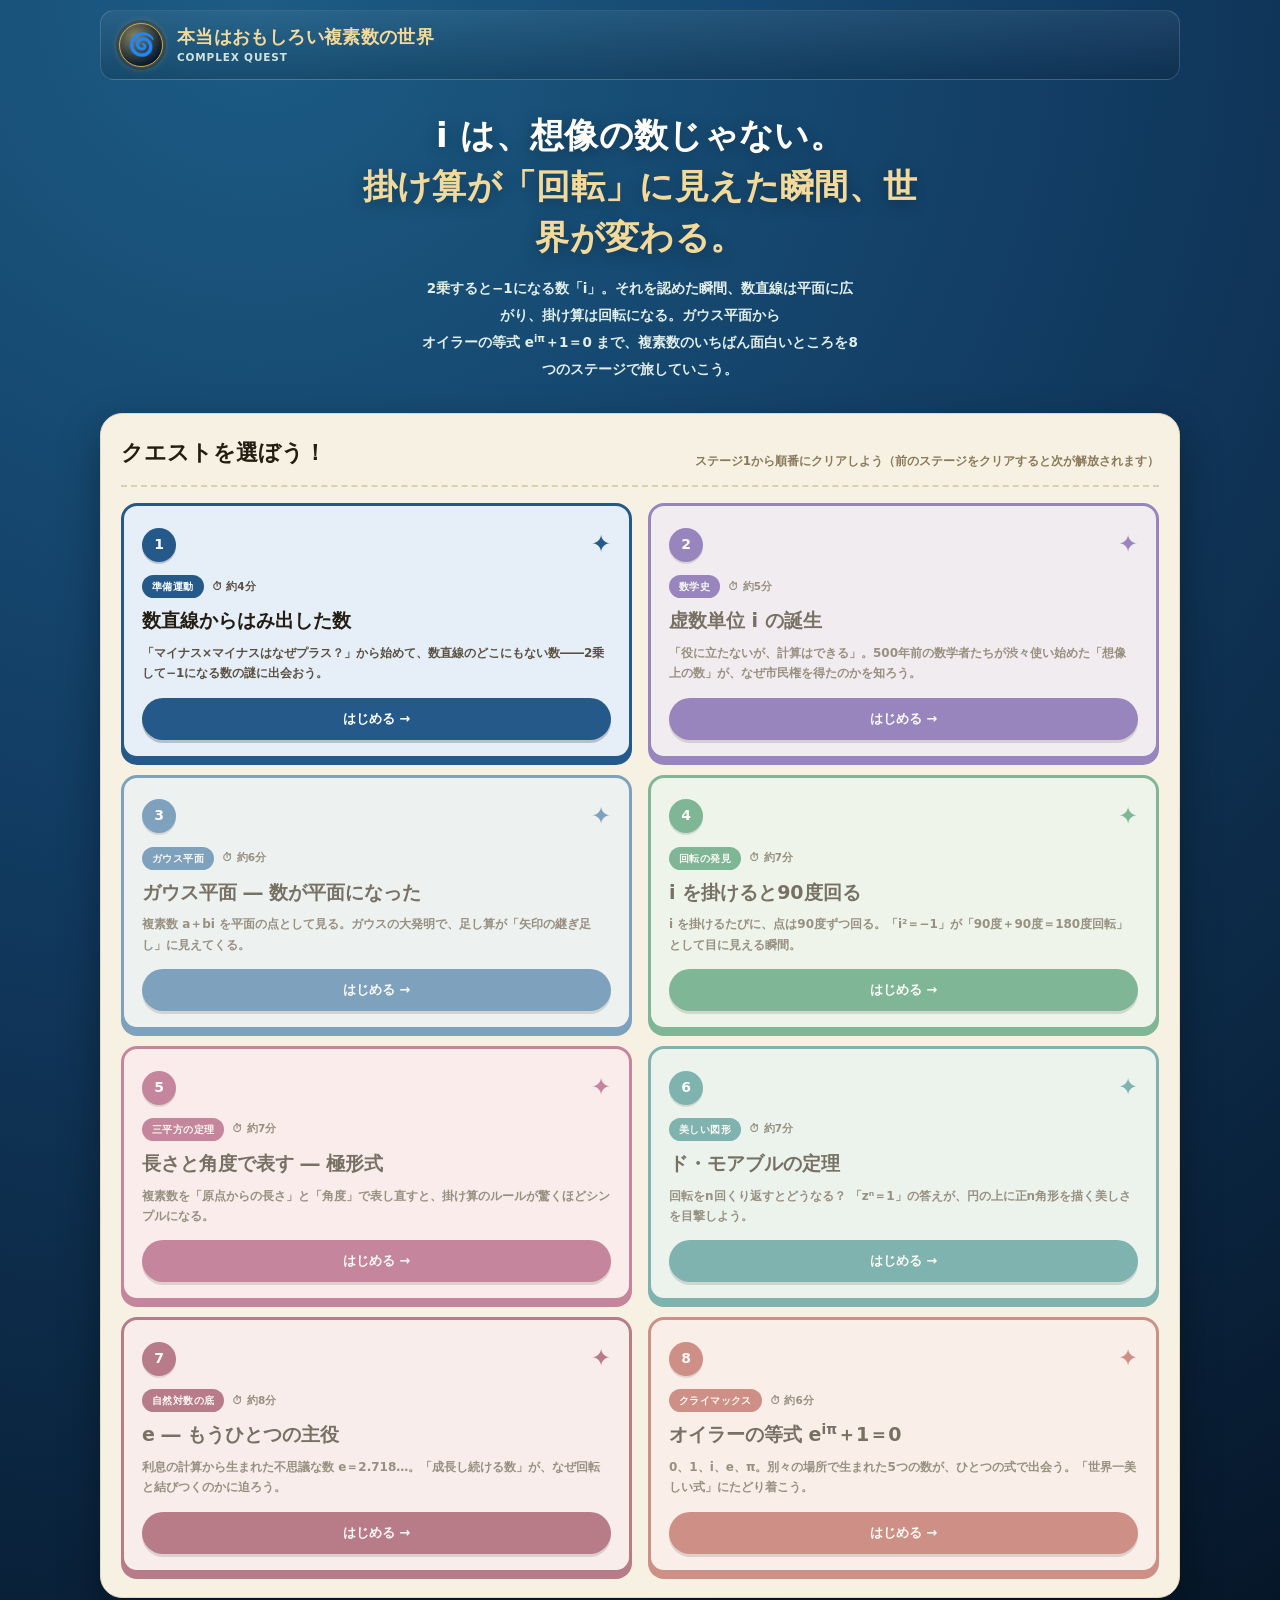
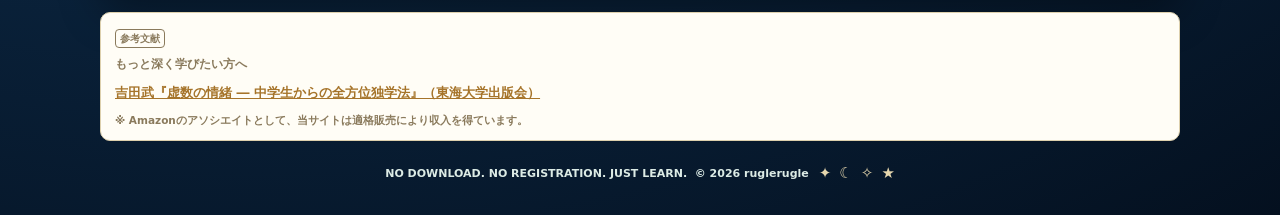
<file: index.html>
<!DOCTYPE html>
<html lang="ja">
<head>
<meta charset="UTF-8">
<meta name="viewport" content="width=device-width, initial-scale=1.0">
<meta name="theme-color" content="#123c63">
<!-- Google tag (gtag.js) -->
<script async src="https://www.googletagmanager.com/gtag/js?id=G-9RTQCP2HXM"></script>
<script>
  window.dataLayer = window.dataLayer || [];
  function gtag(){dataLayer.push(arguments);}
  gtag('js', new Date());
  gtag('config', 'G-9RTQCP2HXM');
</script>
<title>本当はおもしろい複素数の世界 ― ガウス平面からオイラーの等式まで、全8ステージの無料学習ゲーム</title>
<meta name="description" content="2乗して−1になる数「i」を認めると、数は平面に広がり、掛け算は回転になる。ガウス平面からオイラーの等式 e^iπ+1=0 まで、複素数の面白さを8つのステージで学べる無料の学習サイト。ねこ博士とうさ美が案内します。">
<link rel="canonical" href="https://complex-number.habatakijuku.com/">
<meta property="og:type" content="website">
<meta property="og:site_name" content="本当はおもしろい複素数の世界">
<meta property="og:locale" content="ja_JP">
<meta property="og:title" content="本当はおもしろい複素数の世界 ― 全8ステージの無料学習ゲーム">
<meta property="og:description" content="ガウス平面からオイラーの等式 e^iπ+1=0 まで、複素数の面白さを8つのステージで学べる無料の学習サイト。">
<meta property="og:url" content="https://complex-number.habatakijuku.com/">
<meta property="og:image" content="https://complex-number.habatakijuku.com/images/ogp.png">
<meta name="twitter:card" content="summary_large_image">
<link rel="icon" type="image/png" href="images/favicon.png">
<link rel="stylesheet" href="design-system.css">
<script type="application/ld+json">
{
  "@context": "https://schema.org",
  "@type": "LearningResource",
  "name": "本当はおもしろい複素数の世界",
  "alternateName": "COMPLEX QUEST",
  "description": "ガウス平面からオイラーの等式まで、複素数の面白さを8つのステージで学べる無料の学習サイト。",
  "url": "https://complex-number.habatakijuku.com/",
  "inLanguage": "ja",
  "learningResourceType": "learning activity",
  "educationalLevel": "高校生以上（意欲のある中学生も歓迎）",
  "teaches": "複素数（虚数単位i・ガウス平面・複素数の掛け算と回転・極形式・ド・モアブルの定理・自然対数の底e・オイラーの公式・オイラーの等式）",
  "isAccessibleForFree": true,
  "author": { "@type": "Person", "name": "ruglerugle" }
}
</script>
</head>
<body>
<div class="shell">
  <nav class="topbar" aria-label="サイト情報">
    <span class="brand-badge" aria-hidden="true">🌀</span>
    <span class="brand-copy">
      <strong>本当はおもしろい複素数の世界</strong>
      <small>COMPLEX QUEST</small>
    </span>
  </nav>

  <header class="hero">
    <div class="hero-copy">
      <h1><span class="line">i は、想像の数じゃない。</span><span class="line accent">掛け算が「回転」に見えた瞬間、世界が変わる。</span></h1>
      <p>2乗すると−1になる数「i」。それを認めた瞬間、数直線は平面に広がり、掛け算は回転になる。ガウス平面から<span class="nowrap">オイラーの等式 e<sup>iπ</sup>＋1＝0</span> まで、複素数のいちばん面白いところを8つのステージで旅していこう。</p>
    </div>
  </header>

  <main>
    <section class="board" aria-labelledby="quest-heading">
      <div class="board-head">
        <div><h2 id="quest-heading">クエストを選ぼう！</h2></div>
        <p>ステージ1から順番にクリアしよう（前のステージをクリアすると次が解放されます）</p>
      </div>

      <div class="quest-grid">
        <a class="quest-card" href="stage1.html" data-stage="1" style="--accent:#24598a;--accent-bg:#e6eff8">
          <div class="q-top"><span class="q-num">1</span><span class="q-suit" aria-hidden="true">✦</span></div>
          <div class="q-meta"><span class="q-tag">準備運動</span><span class="q-time">⏱ 約4分</span></div>
          <div class="q-title">数直線からはみ出した数</div>
          <p class="q-desc">「マイナス×マイナスはなぜプラス？」から始めて、数直線のどこにもない数――2乗して−1になる数の謎に出会おう。</p>
          <span class="q-cta">はじめる →</span>
        </a>

        <a class="quest-card" href="stage2.html" data-stage="2" style="--accent:#5b3fa6;--accent-bg:#efe9f9">
          <div class="q-top"><span class="q-num">2</span><span class="q-suit" aria-hidden="true">✦</span></div>
          <div class="q-meta"><span class="q-tag">数学史</span><span class="q-time">⏱ 約5分</span></div>
          <div class="q-title">虚数単位 i の誕生</div>
          <p class="q-desc">「役に立たないが、計算はできる」。500年前の数学者たちが渋々使い始めた「想像上の数」が、なぜ市民権を得たのかを知ろう。</p>
          <span class="q-cta">はじめる →</span>
        </a>

        <a class="quest-card" href="stage3.html" data-stage="3" style="--accent:#2f6fa6;--accent-bg:#e8f1fa">
          <div class="q-top"><span class="q-num">3</span><span class="q-suit" aria-hidden="true">✦</span></div>
          <div class="q-meta"><span class="q-tag">ガウス平面</span><span class="q-time">⏱ 約6分</span></div>
          <div class="q-title">ガウス平面 ― 数が平面になった</div>
          <p class="q-desc">複素数 a＋bi を平面の点として見る。ガウスの大発明で、足し算が「矢印の継ぎ足し」に見えてくる。</p>
          <span class="q-cta">はじめる →</span>
        </a>

        <a class="quest-card" href="stage4.html" data-stage="4" style="--accent:#2f8f65;--accent-bg:#eaf7ef">
          <div class="q-top"><span class="q-num">4</span><span class="q-suit" aria-hidden="true">✦</span></div>
          <div class="q-meta"><span class="q-tag">回転の発見</span><span class="q-time">⏱ 約7分</span></div>
          <div class="q-title">i を掛けると90度回る</div>
          <p class="q-desc">i を掛けるたびに、点は90度ずつ回る。「i²＝−1」が「90度＋90度＝180度回転」として目に見える瞬間。</p>
          <span class="q-cta">はじめる →</span>
        </a>

        <a class="quest-card" href="stage5.html" data-stage="5" style="--accent:#a63f6f;--accent-bg:#fbe9f1">
          <div class="q-top"><span class="q-num">5</span><span class="q-suit" aria-hidden="true">✦</span></div>
          <div class="q-meta"><span class="q-tag">三平方の定理</span><span class="q-time">⏱ 約7分</span></div>
          <div class="q-title">長さと角度で表す ― 極形式</div>
          <p class="q-desc">複素数を「原点からの長さ」と「角度」で表し直すと、掛け算のルールが驚くほどシンプルになる。</p>
          <span class="q-cta">はじめる →</span>
        </a>

        <a class="quest-card" href="stage6.html" data-stage="6" style="--accent:#2f8a8f;--accent-bg:#e6f5f5">
          <div class="q-top"><span class="q-num">6</span><span class="q-suit" aria-hidden="true">✦</span></div>
          <div class="q-meta"><span class="q-tag">美しい図形</span><span class="q-time">⏱ 約7分</span></div>
          <div class="q-title">ド・モアブルの定理</div>
          <p class="q-desc">回転をn回くり返すとどうなる？ 「zⁿ＝1」の答えが、円の上に正n角形を描く美しさを目撃しよう。</p>
          <span class="q-cta">はじめる →</span>
        </a>

        <a class="quest-card" href="stage7.html" data-stage="7" style="--accent:#8f2f4f;--accent-bg:#fbecf1">
          <div class="q-top"><span class="q-num">7</span><span class="q-suit" aria-hidden="true">✦</span></div>
          <div class="q-meta"><span class="q-tag">自然対数の底</span><span class="q-time">⏱ 約8分</span></div>
          <div class="q-title">e ― もうひとつの主役</div>
          <p class="q-desc">利息の計算から生まれた不思議な数 e＝2.718…。「成長し続ける数」が、なぜ回転と結びつくのかに迫ろう。</p>
          <span class="q-cta">はじめる →</span>
        </a>

        <a class="quest-card" href="stage8.html" data-stage="8" style="--accent:#b5504a;--accent-bg:#fdefed">
          <div class="q-top"><span class="q-num">8</span><span class="q-suit" aria-hidden="true">✦</span></div>
          <div class="q-meta"><span class="q-tag">クライマックス</span><span class="q-time">⏱ 約6分</span></div>
          <div class="q-title">オイラーの等式 e<sup>iπ</sup>＋1＝0</div>
          <p class="q-desc">0、1、i、e、π。別々の場所で生まれた5つの数が、ひとつの式で出会う。「世界一美しい式」にたどり着こう。</p>
          <span class="q-cta">はじめる →</span>
        </a>

      </div>
    </section>

    <div id="book-recommend"></div>
  </main>

  <footer>
    <p>NO DOWNLOAD. NO REGISTRATION. JUST LEARN. &nbsp;© <span id="year"></span> ruglerugle</p>
    <div class="footer-suits" aria-hidden="true"><span>✦</span><span>☾</span><span>✧</span><span>★</span></div>
  </footer>
</div>

<script>
  document.getElementById("year").textContent = new Date().getFullYear();
</script>
<script src="js/progress.js"></script>
<script>CQ.initCoverPage();</script>
<script src="https://my.habatakijuku.com/sync.js" defer></script>
</body>
</html>
</file>
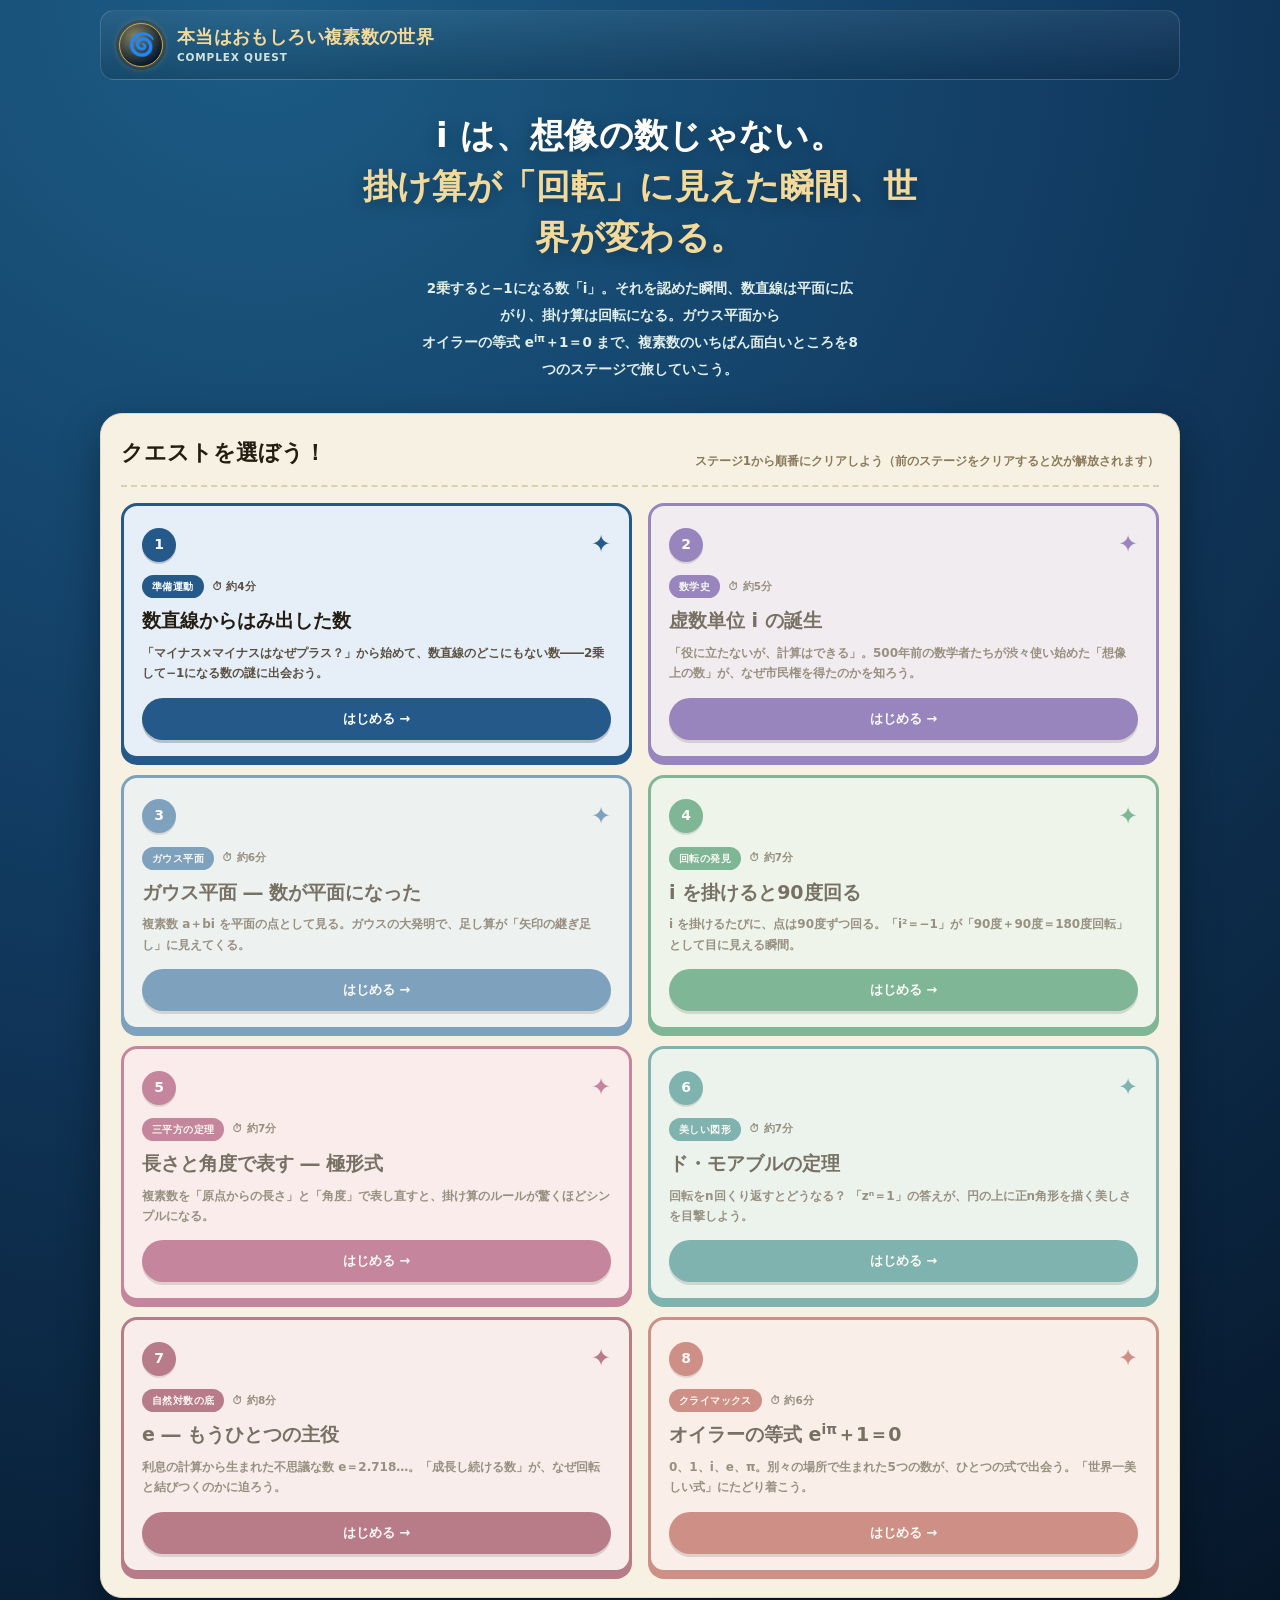
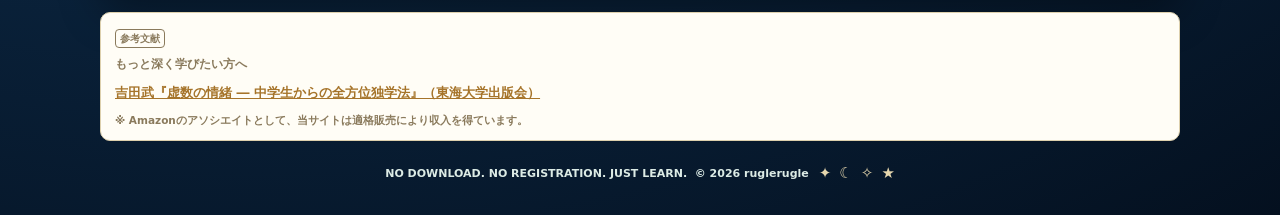
<file: complete.html>
<!DOCTYPE html>
<html lang="ja">
<head>
<meta charset="UTF-8">
<meta name="viewport" content="width=device-width, initial-scale=1.0">
<meta name="theme-color" content="#123c63">
<!-- Google tag (gtag.js) -->
<script async src="https://www.googletagmanager.com/gtag/js?id=G-9RTQCP2HXM"></script>
<script>
  window.dataLayer = window.dataLayer || [];
  function gtag(){dataLayer.push(arguments);}
  gtag('js', new Date());
  gtag('config', 'G-9RTQCP2HXM');
</script>
<title>全ステージクリア ― 本当はおもしろい複素数の世界</title>
<meta name="description" content="本当はおもしろい複素数の世界、全8ステージクリアおめでとう。ここまでの旅を振り返ろう。">
<meta name="robots" content="noindex">
<link rel="canonical" href="https://complex-number.habatakijuku.com/complete">
<meta property="og:type" content="website">
<meta property="og:site_name" content="本当はおもしろい複素数の世界">
<meta property="og:locale" content="ja_JP">
<meta property="og:title" content="全ステージクリア ― 本当はおもしろい複素数の世界">
<meta property="og:description" content="全8ステージクリアおめでとう。ここまでの旅を振り返ろう。">
<meta property="og:url" content="https://complex-number.habatakijuku.com/complete">
<meta property="og:image" content="https://complex-number.habatakijuku.com/images/ogp.png">
<meta name="twitter:card" content="summary_large_image">
<link rel="icon" type="image/png" href="images/favicon.png">
<link rel="stylesheet" href="design-system.css">
</head>
<body>
<div class="shell">
  <nav class="topbar" aria-label="サイト情報">
    <span class="brand-badge" aria-hidden="true">🌀</span>
    <span class="brand-copy">
      <strong>本当はおもしろい複素数の世界</strong>
      <small>COMPLEX QUEST</small>
    </span>
  </nav>

  <header class="hero">
    <div class="hero-copy">
      <h1><span class="line">全8ステージ、クリアおめでとう！</span></h1>
      <p>「2乗して−1になる数なんてありえない」から始まって、オイラーの等式 e<sup>iπ</sup>＋1＝0 まで。数直線が平面に広がり、掛け算が回転になった旅を振り返ってみよう。</p>
    </div>
  </header>

  <main>
    <section class="board" aria-labelledby="recap-heading">
      <div class="board-head">
        <div><h2 id="recap-heading">ここまでの旅を振り返ろう</h2></div>
      </div>

      <div class="recap-list">
        <div class="recap-item">
          <span class="recap-num">1</span>
          <div class="recap-body"><span class="recap-title">数直線からはみ出した数。</span> <span class="recap-desc">「×（−1）＝反転」という見方を手に入れ、2乗して−1になる数の謎に出会った。</span></div>
        </div>
        <div class="recap-item">
          <span class="recap-num">2</span>
          <div class="recap-body"><span class="recap-title">虚数単位 i の誕生。</span> <span class="recap-desc">カルダノの問題から500年。「想像上の数」が計算の中で役に立ってしまう歴史を見た。</span></div>
        </div>
        <div class="recap-item">
          <span class="recap-num">3</span>
          <div class="recap-body"><span class="recap-title">ガウス平面 ― 数が平面になった。</span> <span class="recap-desc">複素数 a＋bi は平面の点。足し算は矢印の継ぎ足し（平行移動）だとわかった。</span></div>
        </div>
        <div class="recap-item">
          <span class="recap-num">4</span>
          <div class="recap-body"><span class="recap-title">i を掛けると90度回る。</span> <span class="recap-desc">1→i→−1→−i→1。「i²＝−1」は、90度回転を2回やると180度回転になるという当たり前の話だった。</span></div>
        </div>
        <div class="recap-item">
          <span class="recap-num">5</span>
          <div class="recap-body"><span class="recap-title">長さと角度で表す ― 極形式。</span> <span class="recap-desc">絶対値は三平方の定理。掛け算は「長さは掛け算、角度は足し算」というシンプルなルールになった。</span></div>
        </div>
        <div class="recap-item">
          <span class="recap-num">6</span>
          <div class="recap-body"><span class="recap-title">ド・モアブルの定理。</span> <span class="recap-desc">「θ回転をn回＝nθ回転」。zⁿ＝1の解は単位円を等分し、正n角形を描いた。</span></div>
        </div>
        <div class="recap-item">
          <span class="recap-num">7</span>
          <div class="recap-body"><span class="recap-title">e ― もうひとつの主役。</span> <span class="recap-desc">利息の計算から生まれた連続成長の数 e。e<sup>iθ</sup> は「直角に引っ張られ続ける成長」＝単位円上の回転だった。</span></div>
        </div>
        <div class="recap-item">
          <span class="recap-num">8</span>
          <div class="recap-body"><span class="recap-title">オイラーの等式。</span> <span class="recap-desc">e<sup>iθ</sup>＝cos θ＋i sin θ にθ＝πを入れて、e<sup>iπ</sup>＋1＝0。5つの数の出会いを自分の手で導いた。</span></div>
        </div>
      </div>

      <div class="dialogue-scene">
        <div class="dialog-row right">
          <div class="dialog-character">
            <div class="dialog-avatar student"><img src="images/rabbit.webp" width="300" height="386" alt=""></div>
            <div class="dialog-name student">うさ美</div>
          </div>
          <div class="dialog-bubble">最初は「ありえない数」だと思っていた i が、終わってみれば回転の主役で、e やπとまで友達だったなんて……。オイラーの等式が「きれいだけど意味不明な式」じゃなくて、「散歩の話」に見えるようになったのが一番うれしいです。</div>
        </div>
        <div class="dialog-row">
          <div class="dialog-character">
            <div class="dialog-avatar mentor"><img src="images/cat.webp" width="300" height="386" alt=""></div>
            <div class="dialog-name mentor">ねこ博士</div>
          </div>
          <div class="dialog-bubble">その言葉が聞けて何よりだ。複素数は電気回路、波、量子力学……現代科学のいたるところで働いている。「数の世界を広げたら、現実の世界がよく見えるようになった」――数学の一番不思議で一番面白いところを、きみはもう体験したんだ。お疲れさま！</div>
        </div>
      </div>

      <div class="complete-actions">
        <a class="btn btn-primary" id="btn-share" href="#" target="_blank" rel="noopener">𝕏 クリアをシェアする</a>
        <a class="btn" href="index.html">トップに戻る →</a>
        <button class="btn" id="btn-reset-all">🔄 進捗をリセットして最初から</button>
      </div>
    </section>

    <div id="book-recommend"></div>
  </main>

  <footer>
    <p>NO DOWNLOAD. NO REGISTRATION. JUST LEARN. &nbsp;© <span id="year"></span> ruglerugle</p>
    <div class="footer-suits" aria-hidden="true"><span>✦</span><span>☾</span><span>✧</span><span>★</span></div>
  </footer>
</div>

<script>
  document.getElementById("year").textContent = new Date().getFullYear();
  document.getElementById("btn-share").href =
    "https://twitter.com/intent/tweet?text=" +
    encodeURIComponent("複素数の世界の全8ステージをクリアしました！🌀 e^iπ＋1＝0") +
    "&url=" + encodeURIComponent("https://complex-number.habatakijuku.com/");
</script>
<script src="js/progress.js"></script>
<script>CQ.initCompletePage();</script>
<script src="https://my.habatakijuku.com/sync.js" defer></script>
</body>
</html>
</file>
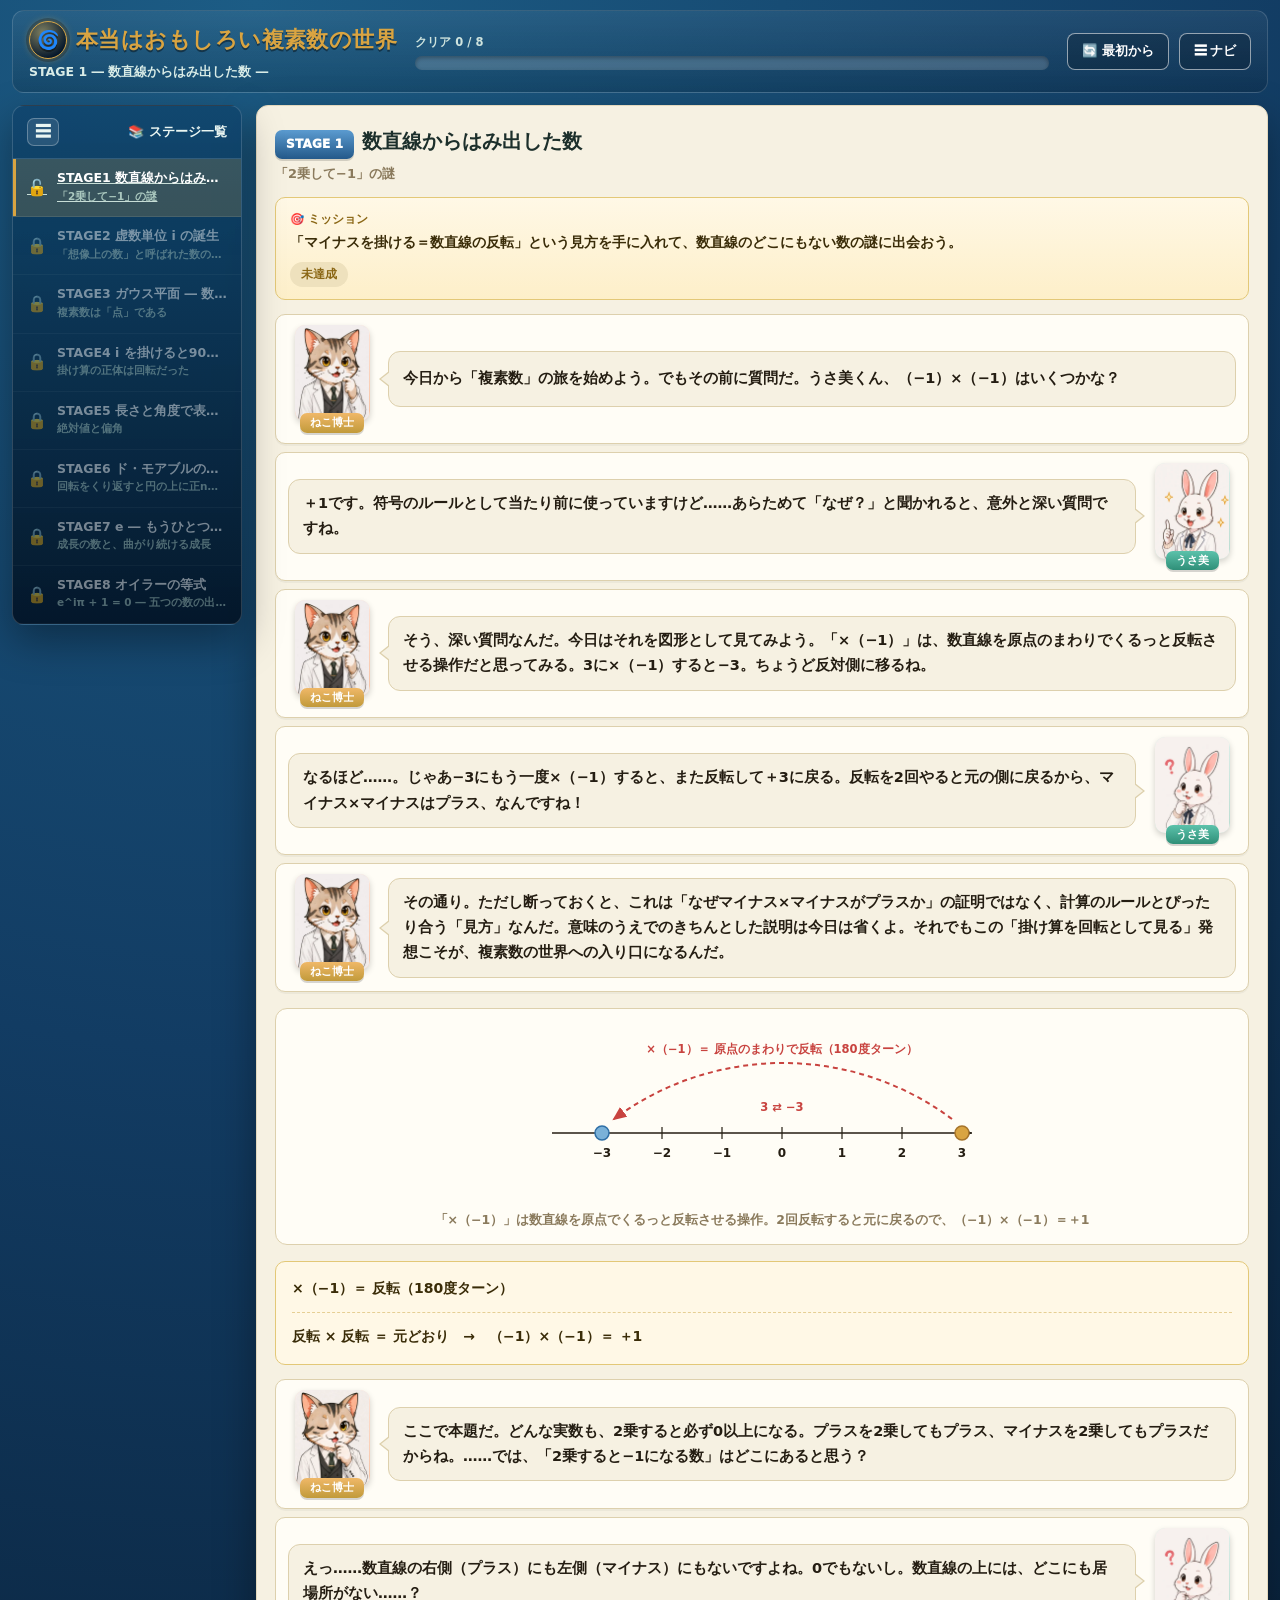
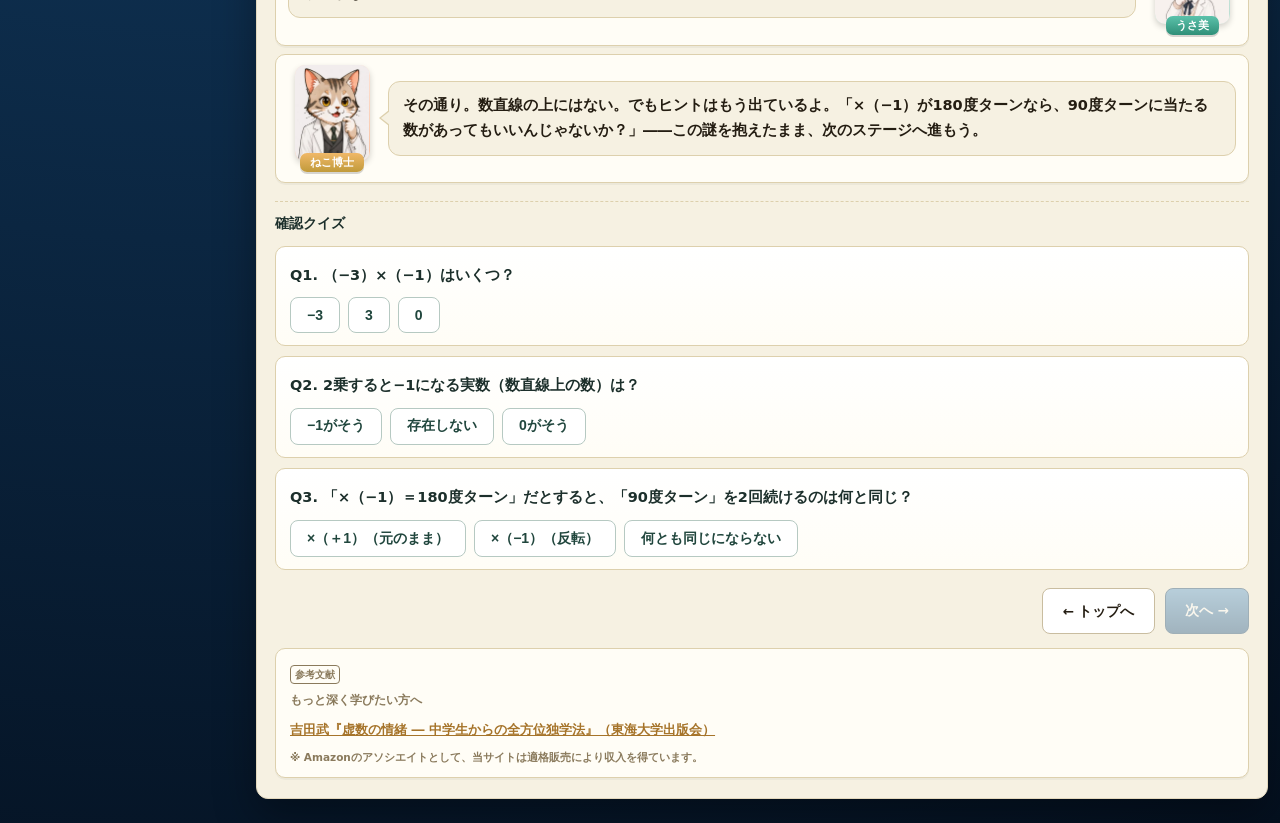
<file: stage1.html>
<!DOCTYPE html>
<html lang="ja">
<head>
<meta charset="UTF-8">
<meta name="viewport" content="width=device-width, initial-scale=1.0">
<meta name="theme-color" content="#123c63">
<!-- Google tag (gtag.js) -->
<script async src="https://www.googletagmanager.com/gtag/js?id=G-9RTQCP2HXM"></script>
<script>
  window.dataLayer = window.dataLayer || [];
  function gtag(){dataLayer.push(arguments);}
  gtag('js', new Date());
  gtag('config', 'G-9RTQCP2HXM');
</script>
<title>STAGE1 数直線からはみ出した数 ― 本当はおもしろい複素数の世界</title>
<meta name="description" content="複素数の準備運動。「マイナス×マイナスはなぜプラス？」を数直線の反転として見直し、数直線のどこにもない数――2乗して−1になる数の謎に出会うステージ。">
<link rel="canonical" href="https://complex-number.habatakijuku.com/stage1">
<meta property="og:type" content="article">
<meta property="og:site_name" content="本当はおもしろい複素数の世界">
<meta property="og:locale" content="ja_JP">
<meta property="og:title" content="STAGE1 数直線からはみ出した数 ― 本当はおもしろい複素数の世界">
<meta property="og:description" content="「マイナス×マイナスはなぜプラス？」を数直線の反転として見直し、2乗して−1になる数の謎に出会うステージ。">
<meta property="og:url" content="https://complex-number.habatakijuku.com/stage1">
<meta property="og:image" content="https://complex-number.habatakijuku.com/images/ogp.png">
<meta name="twitter:card" content="summary_large_image">
<link rel="icon" type="image/png" href="images/favicon.png">
<link rel="stylesheet" href="design-system.css">
<script type="application/ld+json">
[
  {
    "@context": "https://schema.org",
    "@type": "LearningResource",
    "name": "STAGE1 数直線からはみ出した数",
    "description": "複素数の準備運動。「マイナス×マイナスはなぜプラス？」を数直線の反転として見直し、数直線のどこにもない数――2乗して−1になる数の謎に出会うステージ。",
    "url": "https://complex-number.habatakijuku.com/stage1",
    "inLanguage": "ja",
    "isAccessibleForFree": true,
    "learningResourceType": "learning activity",
    "educationalLevel": "高校生以上（意欲のある中学生も歓迎）",
    "isPartOf": {
      "@type": "WebSite",
      "name": "本当はおもしろい複素数の世界",
      "url": "https://complex-number.habatakijuku.com/"
    },
    "author": {
      "@type": "Person",
      "name": "ruglerugle"
    }
  },
  {
    "@context": "https://schema.org",
    "@type": "BreadcrumbList",
    "itemListElement": [
      {
        "@type": "ListItem",
        "position": 1,
        "name": "本当はおもしろい複素数の世界",
        "item": "https://complex-number.habatakijuku.com/"
      },
      {
        "@type": "ListItem",
        "position": 2,
        "name": "STAGE1 数直線からはみ出した数",
        "item": "https://complex-number.habatakijuku.com/stage1"
      }
    ]
  }
]
</script>
<style>
  .numline-svg .axis{stroke:var(--ink);stroke-width:1.6}
  .numline-svg .tick{stroke:var(--ink);stroke-width:1.2}
  .numline-svg .tick-label{fill:var(--ink);font-size:12px;font-weight:800}
  .numline-svg .pt{stroke-width:1.5}
  .numline-svg .pt-plus{fill:var(--gold);stroke:var(--gold-dark)}
  .numline-svg .pt-minus{fill:#7ab1d8;stroke:#2f6fa6}
  .numline-svg .flip-arc{fill:none;stroke:var(--ng);stroke-width:2;stroke-dasharray:5 4;marker-end:url(#arrowNg)}
  .numline-svg .note{fill:var(--ng);font-size:11.5px;font-weight:800}
</style>
</head>
<body>
<div class="app-shell side-collapsed" id="app-shell">
  <header class="game-header">
    <div class="brand">
      <div class="brand-title"><a class="head-reset home-badge" href="index.html" title="トップへ" aria-label="トップへ">🌀</a> <span>本当はおもしろい複素数の世界</span></div>
      <div class="brand-sub">STAGE 1 ― 数直線からはみ出した数 ―</div>
    </div>
    <div class="head-progress-wrap">
      <div class="head-progress-label" id="progress-label">クリア 0 / 8</div>
      <div class="head-progress" role="progressbar" aria-label="クリア済みステージ数" aria-valuemin="0" aria-valuemax="8" aria-valuenow="0"><div class="head-progress-fill" id="progress-fill" style="width:0%"></div></div>
    </div>
    <div class="header-actions">
      <button class="head-reset" id="btn-reset-all">🔄 最初から</button>
      <button class="head-reset" id="head-nav-toggle" title="ステージ一覧の表示切替">☰ ナビ</button>
    </div>
  </header>

  <div class="game-layout">
    <div class="side-backdrop" id="side-backdrop"></div>
    <aside class="side-panel">
      <div class="side-head">
        <button class="side-toggle" id="sidebar-toggle" title="ステージ一覧の表示切替" aria-label="ステージ一覧の表示切替">☰</button>
        <span class="side-head-text">📚 ステージ一覧</span>
      </div>
      <div class="side-list" id="side-list"></div>
    </aside>

    <main class="main-area">
      <div class="chapter-head">
        <span class="chapter-badge">STAGE 1</span><span class="chapter-title">数直線からはみ出した数</span>
        <div class="chapter-sub">「2乗して−1」の謎</div>
      </div>

      <div class="mission-box">
        <div class="mission-label">🎯 ミッション</div>
        <div class="mission-text">「マイナスを掛ける＝数直線の反転」という見方を手に入れて、数直線のどこにもない数の謎に出会おう。</div>
        <span class="mission-status" id="mission-status">未達成</span>
      </div>

      <div class="dialogue-scene">
        <div class="dialog-row">
          <div class="dialog-character">
            <div class="dialog-avatar mentor"><img src="images/cat.webp" width="300" height="386" alt=""></div>
            <div class="dialog-name mentor">ねこ博士</div>
          </div>
          <div class="dialog-bubble">今日から「複素数」の旅を始めよう。でもその前に質問だ。うさ美くん、（−1）×（−1）はいくつかな？</div>
        </div>
        <div class="dialog-row right">
          <div class="dialog-character">
            <div class="dialog-avatar student"><img src="images/rabbit.webp" width="300" height="386" alt=""></div>
            <div class="dialog-name student">うさ美</div>
          </div>
          <div class="dialog-bubble">＋1です。符号のルールとして当たり前に使っていますけど……あらためて「なぜ？」と聞かれると、意外と深い質問ですね。</div>
        </div>
        <div class="dialog-row">
          <div class="dialog-character">
            <div class="dialog-avatar mentor"><img src="images/cat.webp" width="300" height="386" alt=""></div>
            <div class="dialog-name mentor">ねこ博士</div>
          </div>
          <div class="dialog-bubble">そう、深い質問なんだ。今日はそれを<strong>図形</strong>として見てみよう。<strong>「×（−1）」は、数直線を原点のまわりでくるっと反転させる操作</strong>だと思ってみる。3に×（−1）すると−3。ちょうど反対側に移るね。</div>
        </div>
        <div class="dialog-row right">
          <div class="dialog-character">
            <div class="dialog-avatar student"><img src="images/rabbitThink.webp" width="300" height="386" alt=""></div>
            <div class="dialog-name student">うさ美</div>
          </div>
          <div class="dialog-bubble">なるほど……。じゃあ−3にもう一度×（−1）すると、また反転して＋3に戻る。反転を2回やると元の側に戻るから、マイナス×マイナスはプラス、なんですね！</div>
        </div>
        <div class="dialog-row">
          <div class="dialog-character">
            <div class="dialog-avatar mentor"><img src="images/cat.webp" width="300" height="386" alt=""></div>
            <div class="dialog-name mentor">ねこ博士</div>
          </div>
          <div class="dialog-bubble">その通り。ただし断っておくと、これは「なぜマイナス×マイナスがプラスか」の証明ではなく、計算のルールとぴったり合う<strong>「見方」</strong>なんだ。意味のうえでのきちんとした説明は今日は省くよ。それでもこの「掛け算を回転として見る」発想こそが、複素数の世界への入り口になるんだ。</div>
        </div>
      </div>

      <div class="diagram-box">
        <svg class="numline-svg" viewBox="0 0 460 170" width="100%" role="img" aria-label="数直線上で×(−1)が反転として働く図。3が−3へ、−3が3へ移る">
          <defs>
            <marker id="arrowNg" markerWidth="8" markerHeight="8" refX="6" refY="3" orient="auto"><path d="M0,0 L7,3 L0,6 z" fill="var(--ng)"></path></marker>
          </defs>
          <line class="axis" x1="20" y1="110" x2="440" y2="110"></line>
          <polygon points="440,110 431,105 431,115" fill="var(--ink)"></polygon>
          <g>
            <line class="tick" x1="70" y1="104" x2="70" y2="116"></line><text class="tick-label" x="70" y="134" text-anchor="middle">−3</text>
            <line class="tick" x1="130" y1="104" x2="130" y2="116"></line><text class="tick-label" x="130" y="134" text-anchor="middle">−2</text>
            <line class="tick" x1="190" y1="104" x2="190" y2="116"></line><text class="tick-label" x="190" y="134" text-anchor="middle">−1</text>
            <line class="tick" x1="250" y1="104" x2="250" y2="116"></line><text class="tick-label" x="250" y="134" text-anchor="middle">0</text>
            <line class="tick" x1="310" y1="104" x2="310" y2="116"></line><text class="tick-label" x="310" y="134" text-anchor="middle">1</text>
            <line class="tick" x1="370" y1="104" x2="370" y2="116"></line><text class="tick-label" x="370" y="134" text-anchor="middle">2</text>
            <line class="tick" x1="430" y1="104" x2="430" y2="116"></line><text class="tick-label" x="430" y="134" text-anchor="middle">3</text>
          </g>
          <circle class="pt pt-plus" cx="430" cy="110" r="7"></circle>
          <circle class="pt pt-minus" cx="70" cy="110" r="7"></circle>
          <path class="flip-arc" d="M 420 96 A 283 283 0 0 0 82 96"></path>
          <text class="note" x="250" y="30" text-anchor="middle">×（−1）＝ 原点のまわりで反転（180度ターン）</text>
          <text class="note" x="250" y="88" text-anchor="middle">3 ⇄ −3</text>
        </svg>
        <div class="diagram-caption">「×（−1）」は数直線を原点でくるっと反転させる操作。2回反転すると元に戻るので、（−1）×（−1）＝＋1</div>
      </div>

      <div class="formula-box">
        <span class="step">×（−1）＝ 反転（180度ターン）</span>
        <span class="step">反転 × 反転 ＝ 元どおり　→　（−1）×（−1）＝ ＋1</span>
      </div>

      <div class="dialogue-scene">
        <div class="dialog-row">
          <div class="dialog-character">
            <div class="dialog-avatar mentor"><img src="images/catThink.webp" width="300" height="386" alt=""></div>
            <div class="dialog-name mentor">ねこ博士</div>
          </div>
          <div class="dialog-bubble">ここで本題だ。どんな実数も、2乗すると必ず0以上になる。プラスを2乗してもプラス、マイナスを2乗してもプラスだからね。……では、<strong>「2乗すると−1になる数」</strong>はどこにあると思う？</div>
        </div>
        <div class="dialog-row right">
          <div class="dialog-character">
            <div class="dialog-avatar student"><img src="images/rabbitThink.webp" width="300" height="386" alt=""></div>
            <div class="dialog-name student">うさ美</div>
          </div>
          <div class="dialog-bubble">えっ……数直線の右側（プラス）にも左側（マイナス）にもないですよね。0でもないし。数直線の上には、どこにも居場所がない……？</div>
        </div>
        <div class="dialog-row">
          <div class="dialog-character">
            <div class="dialog-avatar mentor"><img src="images/cat.webp" width="300" height="386" alt=""></div>
            <div class="dialog-name mentor">ねこ博士</div>
          </div>
          <div class="dialog-bubble">その通り。数直線の<strong>上</strong>にはない。でもヒントはもう出ているよ。「×（−1）が180度ターンなら、90度ターンに当たる数があってもいいんじゃないか？」――この謎を抱えたまま、次のステージへ進もう。</div>
        </div>
      </div>

      <div class="quiz-head">確認クイズ</div>
      <div class="quiz-card" data-quiz data-answer="2">
        <p class="quiz-q">Q1. （−3）×（−1）はいくつ？</p>
        <div class="choice-list">
          <button class="choice-btn">−3</button>
          <button class="choice-btn">3</button>
          <button class="choice-btn">0</button>
        </div>
        <div class="quiz-explain" hidden>正解！ −3を「反転」させると＋3。反転を2回くり返すと元に戻る、というイメージが持てればOK。</div>
      </div>

      <div class="quiz-card" data-quiz data-answer="2">
        <p class="quiz-q">Q2. 2乗すると−1になる<strong>実数</strong>（数直線上の数）は？</p>
        <div class="choice-list">
          <button class="choice-btn">−1がそう</button>
          <button class="choice-btn">存在しない</button>
          <button class="choice-btn">0がそう</button>
        </div>
        <div class="quiz-explain" hidden>正解！ プラスもマイナスも2乗すればプラス、0の2乗は0。だから数直線の上には「2乗して−1」になる数はどこにもないんだ。</div>
      </div>

      <div class="quiz-card" data-quiz data-answer="2">
        <p class="quiz-q">Q3. 「×（−1）＝180度ターン」だとすると、「90度ターン」を2回続けるのは何と同じ？</p>
        <div class="choice-list">
          <button class="choice-btn">×（＋1）（元のまま）</button>
          <button class="choice-btn">×（−1）（反転）</button>
          <button class="choice-btn">何とも同じにならない</button>
        </div>
        <div class="quiz-explain" hidden>正解！ 90度＋90度＝180度ターン＝×（−1）。つまり「90度ターンに当たる数」があるなら、その数は2乗すると−1になるはず……。その正体は次のステージで。</div>
      </div>

      <div class="stage-nav">
        <a class="btn" href="index.html">← トップへ</a>
        <button class="btn btn-primary" id="btn-next" disabled>次へ →</button>
      </div>

      <div id="book-recommend"></div>
    </main>
  </div>
</div>

<script src="js/progress.js"></script>
<script>CQ.initStagePage(1);</script>
<script src="https://my.habatakijuku.com/sync.js" defer></script>
</body>
</html>
</file>
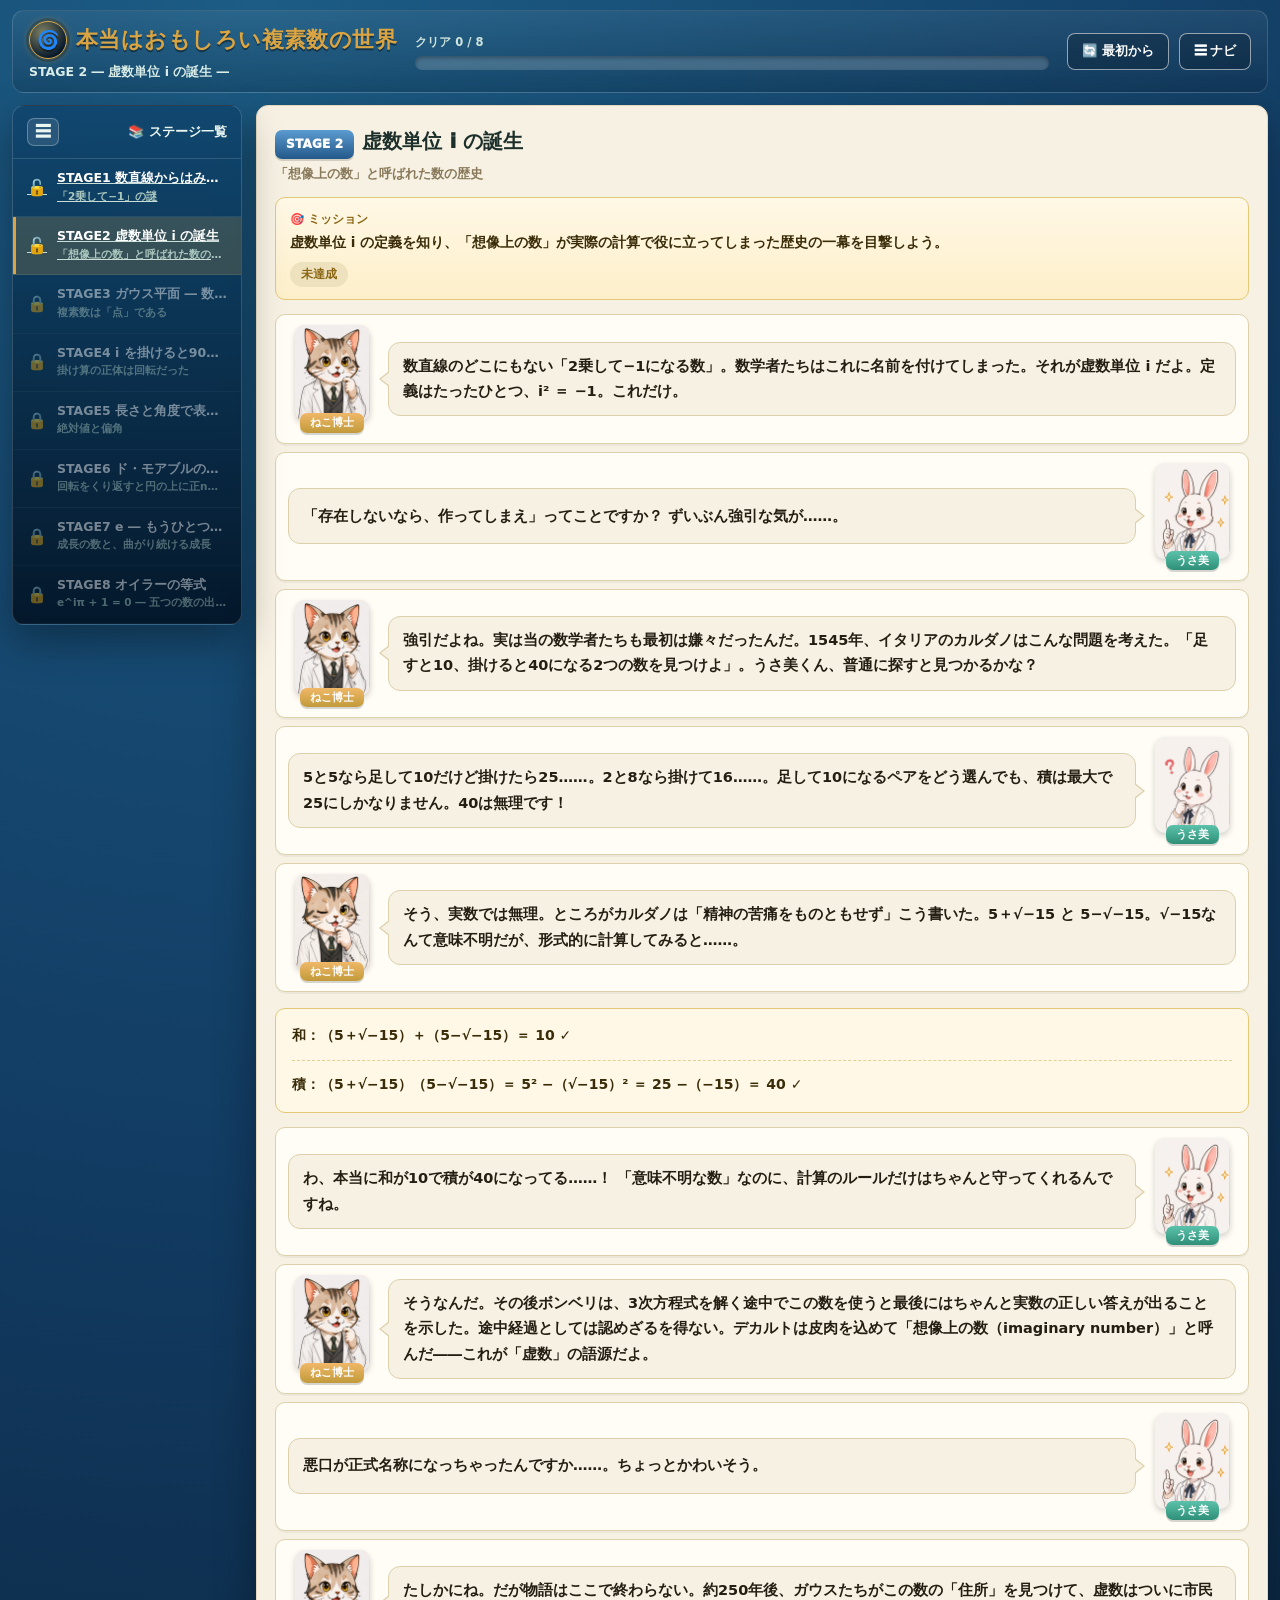
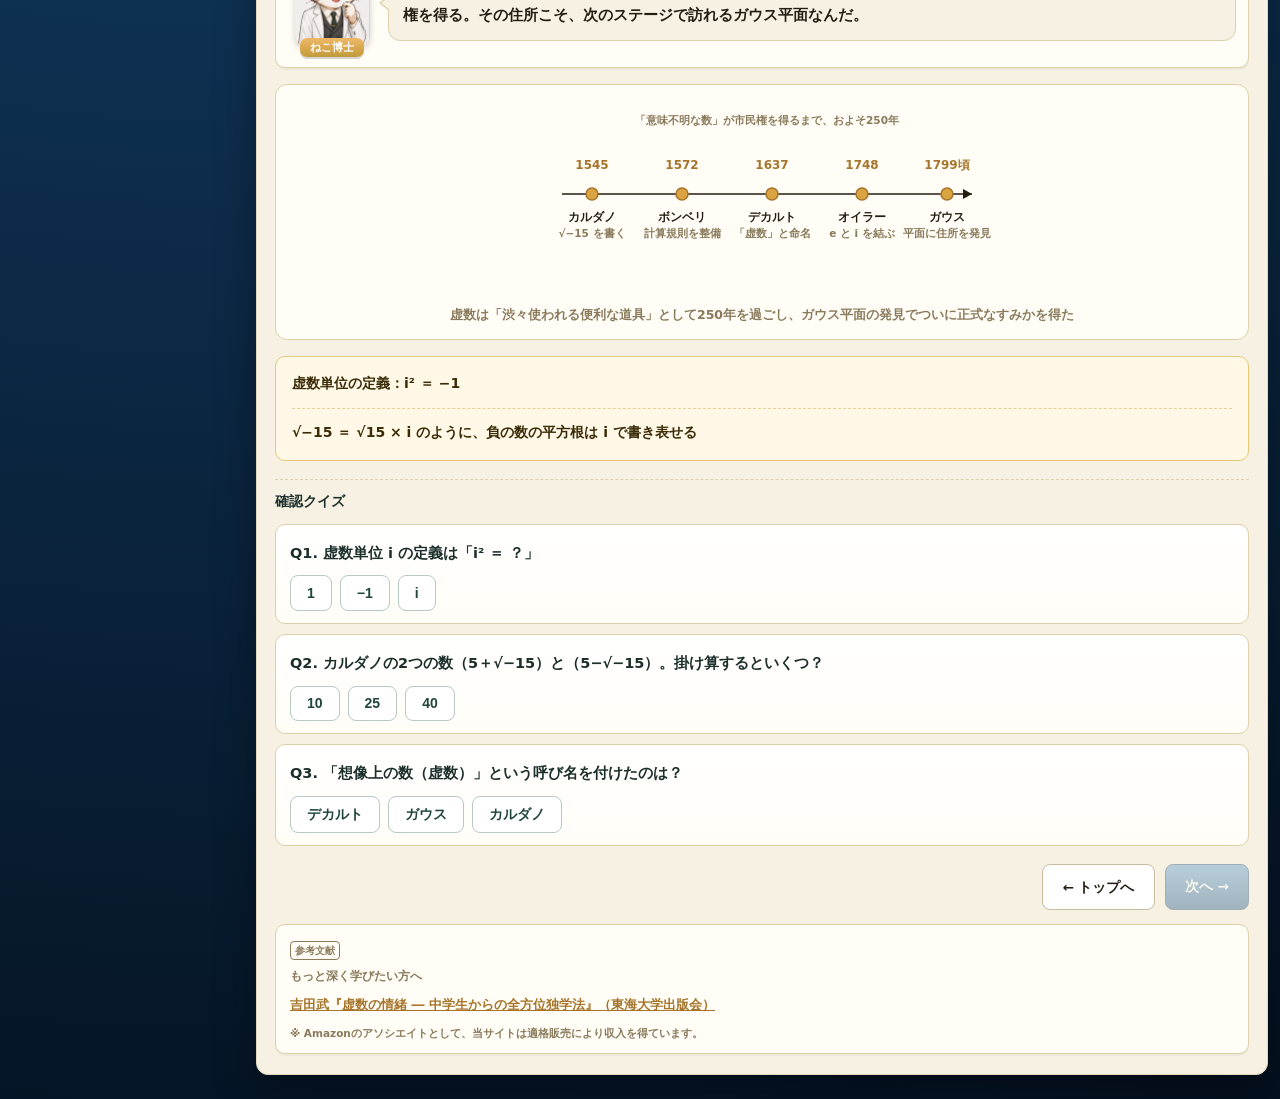
<file: stage2.html>
<!DOCTYPE html>
<html lang="ja">
<head>
<meta charset="UTF-8">
<meta name="viewport" content="width=device-width, initial-scale=1.0">
<meta name="theme-color" content="#123c63">
<!-- Google tag (gtag.js) -->
<script async src="https://www.googletagmanager.com/gtag/js?id=G-9RTQCP2HXM"></script>
<script>
  window.dataLayer = window.dataLayer || [];
  function gtag(){dataLayer.push(arguments);}
  gtag('js', new Date());
  gtag('config', 'G-9RTQCP2HXM');
</script>
<title>STAGE2 虚数単位 i の誕生 ― 本当はおもしろい複素数の世界</title>
<meta name="description" content="2乗して−1になる数「i」の定義と歴史。カルダノの「足して10、掛けて40」の問題から、デカルトの「想像上の数」という命名、市民権を得るまでの500年を旅するステージ。">
<link rel="canonical" href="https://complex-number.habatakijuku.com/stage2">
<meta property="og:type" content="article">
<meta property="og:site_name" content="本当はおもしろい複素数の世界">
<meta property="og:locale" content="ja_JP">
<meta property="og:title" content="STAGE2 虚数単位 i の誕生 ― 本当はおもしろい複素数の世界">
<meta property="og:description" content="カルダノの問題からデカルトの命名まで、「想像上の数」が市民権を得るまでの歴史を旅するステージ。">
<meta property="og:url" content="https://complex-number.habatakijuku.com/stage2">
<meta property="og:image" content="https://complex-number.habatakijuku.com/images/ogp.png">
<meta name="twitter:card" content="summary_large_image">
<link rel="icon" type="image/png" href="images/favicon.png">
<link rel="stylesheet" href="design-system.css">
<script type="application/ld+json">
[
  {
    "@context": "https://schema.org",
    "@type": "LearningResource",
    "name": "STAGE2 虚数単位 i の誕生",
    "description": "2乗して−1になる数「i」の定義と歴史。カルダノの「足して10、掛けて40」の問題から、デカルトの「想像上の数」という命名、市民権を得るまでの500年を旅するステージ。",
    "url": "https://complex-number.habatakijuku.com/stage2",
    "inLanguage": "ja",
    "isAccessibleForFree": true,
    "learningResourceType": "learning activity",
    "educationalLevel": "高校生以上（意欲のある中学生も歓迎）",
    "isPartOf": {
      "@type": "WebSite",
      "name": "本当はおもしろい複素数の世界",
      "url": "https://complex-number.habatakijuku.com/"
    },
    "author": {
      "@type": "Person",
      "name": "ruglerugle"
    }
  },
  {
    "@context": "https://schema.org",
    "@type": "BreadcrumbList",
    "itemListElement": [
      {
        "@type": "ListItem",
        "position": 1,
        "name": "本当はおもしろい複素数の世界",
        "item": "https://complex-number.habatakijuku.com/"
      },
      {
        "@type": "ListItem",
        "position": 2,
        "name": "STAGE2 虚数単位 i の誕生",
        "item": "https://complex-number.habatakijuku.com/stage2"
      }
    ]
  }
]
</script>
<style>
  .timeline-svg .axis{stroke:var(--ink);stroke-width:1.6}
  .timeline-svg .dot{fill:var(--gold);stroke:var(--gold-dark);stroke-width:1.5}
  .timeline-svg .year{fill:var(--gold-dark);font-size:12px;font-weight:900}
  .timeline-svg .who{fill:var(--ink);font-size:11.5px;font-weight:800}
  .timeline-svg .what{fill:var(--muted);font-size:10.5px;font-weight:700}
</style>
</head>
<body>
<div class="app-shell side-collapsed" id="app-shell">
  <header class="game-header">
    <div class="brand">
      <div class="brand-title"><a class="head-reset home-badge" href="index.html" title="トップへ" aria-label="トップへ">🌀</a> <span>本当はおもしろい複素数の世界</span></div>
      <div class="brand-sub">STAGE 2 ― 虚数単位 i の誕生 ―</div>
    </div>
    <div class="head-progress-wrap">
      <div class="head-progress-label" id="progress-label">クリア 0 / 8</div>
      <div class="head-progress" role="progressbar" aria-label="クリア済みステージ数" aria-valuemin="0" aria-valuemax="8" aria-valuenow="0"><div class="head-progress-fill" id="progress-fill" style="width:0%"></div></div>
    </div>
    <div class="header-actions">
      <button class="head-reset" id="btn-reset-all">🔄 最初から</button>
      <button class="head-reset" id="head-nav-toggle" title="ステージ一覧の表示切替">☰ ナビ</button>
    </div>
  </header>

  <div class="game-layout">
    <div class="side-backdrop" id="side-backdrop"></div>
    <aside class="side-panel">
      <div class="side-head">
        <button class="side-toggle" id="sidebar-toggle" title="ステージ一覧の表示切替" aria-label="ステージ一覧の表示切替">☰</button>
        <span class="side-head-text">📚 ステージ一覧</span>
      </div>
      <div class="side-list" id="side-list"></div>
    </aside>

    <main class="main-area">
      <div class="chapter-head">
        <span class="chapter-badge">STAGE 2</span><span class="chapter-title">虚数単位 i の誕生</span>
        <div class="chapter-sub">「想像上の数」と呼ばれた数の歴史</div>
      </div>

      <div class="mission-box">
        <div class="mission-label">🎯 ミッション</div>
        <div class="mission-text">虚数単位 i の定義を知り、「想像上の数」が実際の計算で役に立ってしまった歴史の一幕を目撃しよう。</div>
        <span class="mission-status" id="mission-status">未達成</span>
      </div>

      <div class="dialogue-scene">
        <div class="dialog-row">
          <div class="dialog-character">
            <div class="dialog-avatar mentor"><img src="images/cat.webp" width="300" height="386" alt=""></div>
            <div class="dialog-name mentor">ねこ博士</div>
          </div>
          <div class="dialog-bubble">数直線のどこにもない「2乗して−1になる数」。数学者たちはこれに名前を付けてしまった。それが虚数単位 <strong>i</strong> だよ。定義はたったひとつ、<strong>i² ＝ −1</strong>。これだけ。</div>
        </div>
        <div class="dialog-row right">
          <div class="dialog-character">
            <div class="dialog-avatar student"><img src="images/rabbit.webp" width="300" height="386" alt=""></div>
            <div class="dialog-name student">うさ美</div>
          </div>
          <div class="dialog-bubble">「存在しないなら、作ってしまえ」ってことですか？ ずいぶん強引な気が……。</div>
        </div>
        <div class="dialog-row">
          <div class="dialog-character">
            <div class="dialog-avatar mentor"><img src="images/cat.webp" width="300" height="386" alt=""></div>
            <div class="dialog-name mentor">ねこ博士</div>
          </div>
          <div class="dialog-bubble">強引だよね。実は当の数学者たちも最初は嫌々だったんだ。1545年、イタリアのカルダノはこんな問題を考えた。<strong>「足すと10、掛けると40になる2つの数を見つけよ」</strong>。うさ美くん、普通に探すと見つかるかな？</div>
        </div>
        <div class="dialog-row right">
          <div class="dialog-character">
            <div class="dialog-avatar student"><img src="images/rabbitThink.webp" width="300" height="386" alt=""></div>
            <div class="dialog-name student">うさ美</div>
          </div>
          <div class="dialog-bubble">5と5なら足して10だけど掛けたら25……。2と8なら掛けて16……。足して10になるペアをどう選んでも、積は最大で25にしかなりません。40は無理です！</div>
        </div>
        <div class="dialog-row">
          <div class="dialog-character">
            <div class="dialog-avatar mentor"><img src="images/catThink.webp" width="300" height="386" alt=""></div>
            <div class="dialog-name mentor">ねこ博士</div>
          </div>
          <div class="dialog-bubble">そう、実数では無理。ところがカルダノは「精神の苦痛をものともせず」こう書いた。<strong>5＋√−15 と 5−√−15</strong>。√−15なんて意味不明だが、形式的に計算してみると……。</div>
        </div>
      </div>

      <div class="formula-box">
        <span class="step">和：（5＋√−15）＋（5−√−15）＝ 10 ✓</span>
        <span class="step">積：（5＋√−15）（5−√−15）＝ 5² −（√−15）² ＝ 25 −（−15）＝ 40 ✓</span>
      </div>

      <div class="dialogue-scene">
        <div class="dialog-row right">
          <div class="dialog-character">
            <div class="dialog-avatar student"><img src="images/rabbit.webp" width="300" height="386" alt=""></div>
            <div class="dialog-name student">うさ美</div>
          </div>
          <div class="dialog-bubble">わ、本当に和が10で積が40になってる……！ 「意味不明な数」なのに、計算のルールだけはちゃんと守ってくれるんですね。</div>
        </div>
        <div class="dialog-row">
          <div class="dialog-character">
            <div class="dialog-avatar mentor"><img src="images/cat.webp" width="300" height="386" alt=""></div>
            <div class="dialog-name mentor">ねこ博士</div>
          </div>
          <div class="dialog-bubble">そうなんだ。その後ボンベリは、3次方程式を解く途中でこの数を使うと<strong>最後にはちゃんと実数の正しい答えが出る</strong>ことを示した。途中経過としては認めざるを得ない。デカルトは皮肉を込めて「想像上の数（imaginary number）」と呼んだ――これが「虚数」の語源だよ。</div>
        </div>
        <div class="dialog-row right">
          <div class="dialog-character">
            <div class="dialog-avatar student"><img src="images/rabbit.webp" width="300" height="386" alt=""></div>
            <div class="dialog-name student">うさ美</div>
          </div>
          <div class="dialog-bubble">悪口が正式名称になっちゃったんですか……。ちょっとかわいそう。</div>
        </div>
        <div class="dialog-row">
          <div class="dialog-character">
            <div class="dialog-avatar mentor"><img src="images/cat.webp" width="300" height="386" alt=""></div>
            <div class="dialog-name mentor">ねこ博士</div>
          </div>
          <div class="dialog-bubble">たしかにね。だが物語はここで終わらない。約250年後、ガウスたちがこの数の「住所」を見つけて、虚数はついに市民権を得る。その住所こそ、次のステージで訪れる<strong>ガウス平面</strong>なんだ。</div>
        </div>
      </div>

      <div class="diagram-box">
        <svg class="timeline-svg" viewBox="0 0 460 190" width="100%" role="img" aria-label="虚数の歴史年表。1545年カルダノ、1572年ボンベリ、1637年デカルト、1748年オイラー、1799年ガウス">
          <line class="axis" x1="30" y1="95" x2="440" y2="95"></line>
          <polygon points="440,95 431,90 431,100" fill="var(--ink)"></polygon>
          <g>
            <circle class="dot" cx="60" cy="95" r="6"></circle>
            <text class="year" x="60" y="70" text-anchor="middle">1545</text>
            <text class="who" x="60" y="122" text-anchor="middle">カルダノ</text>
            <text class="what" x="60" y="138" text-anchor="middle">√−15 を書く</text>
          </g>
          <g>
            <circle class="dot" cx="150" cy="95" r="6"></circle>
            <text class="year" x="150" y="70" text-anchor="middle">1572</text>
            <text class="who" x="150" y="122" text-anchor="middle">ボンベリ</text>
            <text class="what" x="150" y="138" text-anchor="middle">計算規則を整備</text>
          </g>
          <g>
            <circle class="dot" cx="240" cy="95" r="6"></circle>
            <text class="year" x="240" y="70" text-anchor="middle">1637</text>
            <text class="who" x="240" y="122" text-anchor="middle">デカルト</text>
            <text class="what" x="240" y="138" text-anchor="middle">「虚数」と命名</text>
          </g>
          <g>
            <circle class="dot" cx="330" cy="95" r="6"></circle>
            <text class="year" x="330" y="70" text-anchor="middle">1748</text>
            <text class="who" x="330" y="122" text-anchor="middle">オイラー</text>
            <text class="what" x="330" y="138" text-anchor="middle">e と i を結ぶ</text>
          </g>
          <g>
            <circle class="dot" cx="415" cy="95" r="6"></circle>
            <text class="year" x="415" y="70" text-anchor="middle">1799頃</text>
            <text class="who" x="415" y="122" text-anchor="middle">ガウス</text>
            <text class="what" x="415" y="138" text-anchor="middle">平面に住所を発見</text>
          </g>
          <text class="what" x="235" y="25" text-anchor="middle">「意味不明な数」が市民権を得るまで、およそ250年</text>
        </svg>
        <div class="diagram-caption">虚数は「渋々使われる便利な道具」として250年を過ごし、ガウス平面の発見でついに正式なすみかを得た</div>
      </div>

      <div class="formula-box">
        <span class="step">虚数単位の定義：i² ＝ −1</span>
        <span class="step">√−15 ＝ √15 × i のように、負の数の平方根は i で書き表せる</span>
      </div>

      <div class="quiz-head">確認クイズ</div>
      <div class="quiz-card" data-quiz data-answer="2">
        <p class="quiz-q">Q1. 虚数単位 i の定義は「i² ＝ ？」</p>
        <div class="choice-list">
          <button class="choice-btn">1</button>
          <button class="choice-btn">−1</button>
          <button class="choice-btn">i</button>
        </div>
        <div class="quiz-explain" hidden>正解！ 定義はこれだけ。「2乗すると−1になる数」を i と名付けた。ここからすべてが始まる。</div>
      </div>

      <div class="quiz-card" data-quiz data-answer="3">
        <p class="quiz-q">Q2. カルダノの2つの数（5＋√−15）と（5−√−15）。掛け算するといくつ？</p>
        <div class="choice-list">
          <button class="choice-btn">10</button>
          <button class="choice-btn">25</button>
          <button class="choice-btn">40</button>
        </div>
        <div class="quiz-explain" hidden>正解！ （5＋√−15）（5−√−15）＝25−（−15）＝40。「和と積の公式」どおりに計算すると、ちゃんと40が出てくる。</div>
      </div>

      <div class="quiz-card" data-quiz data-answer="1">
        <p class="quiz-q">Q3. 「想像上の数（虚数）」という呼び名を付けたのは？</p>
        <div class="choice-list">
          <button class="choice-btn">デカルト</button>
          <button class="choice-btn">ガウス</button>
          <button class="choice-btn">カルダノ</button>
        </div>
        <div class="quiz-explain" hidden>正解！ デカルトが皮肉を込めて呼んだ「imaginary number」が、そのまま正式名称になった。ちなみにガウスは後年「複素数」というより中立な名前を提案している。</div>
      </div>

      <div class="stage-nav">
        <a class="btn" href="index.html">← トップへ</a>
        <button class="btn btn-primary" id="btn-next" disabled>次へ →</button>
      </div>

      <div id="book-recommend"></div>
    </main>
  </div>
</div>

<script src="js/progress.js"></script>
<script>CQ.initStagePage(2);</script>
<script src="https://my.habatakijuku.com/sync.js" defer></script>
</body>
</html>
</file>
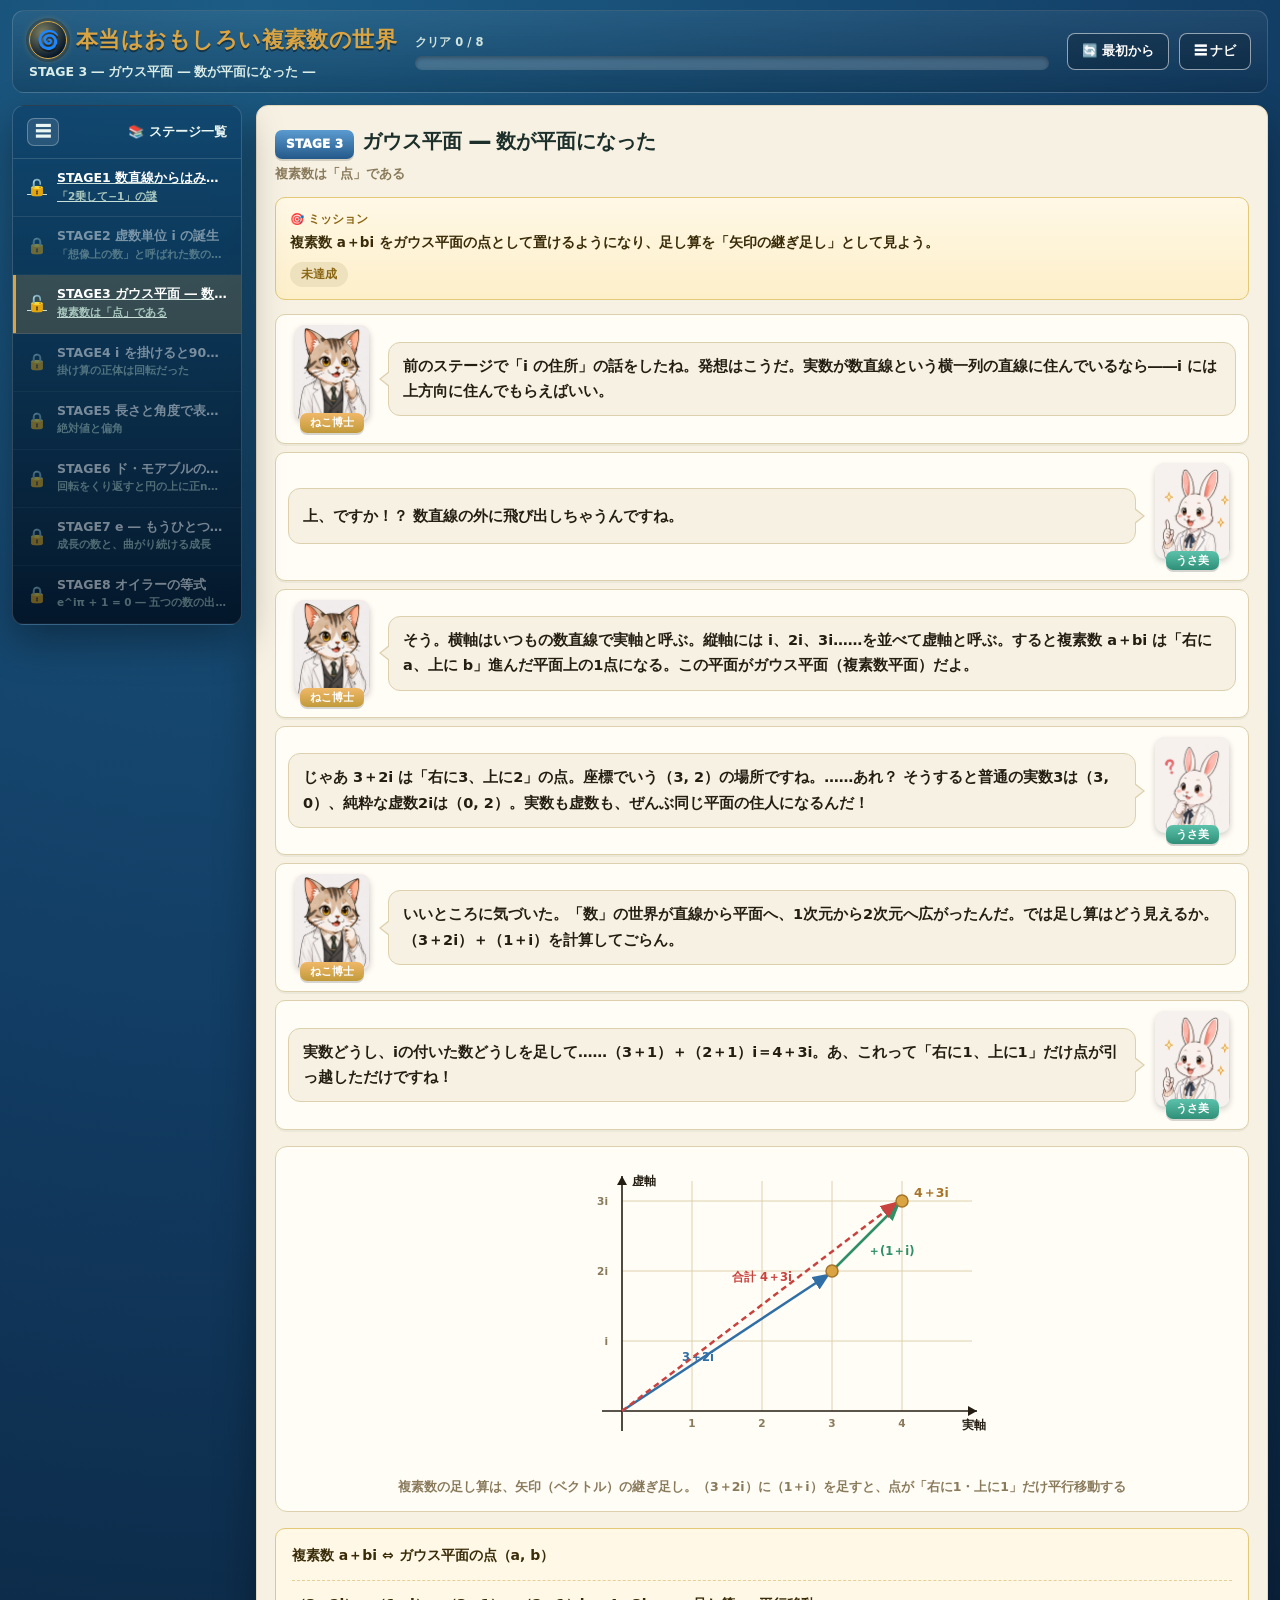
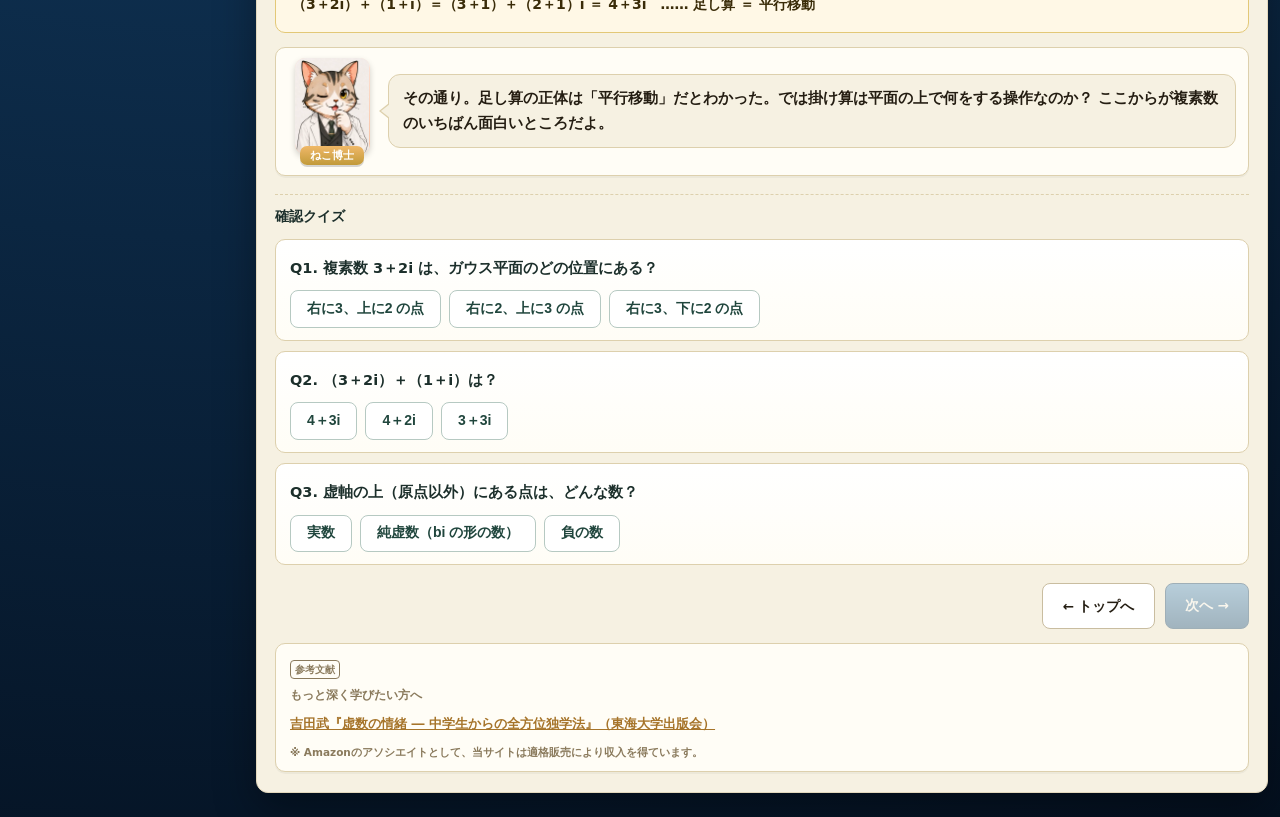
<file: stage3.html>
<!DOCTYPE html>
<html lang="ja">
<head>
<meta charset="UTF-8">
<meta name="viewport" content="width=device-width, initial-scale=1.0">
<meta name="theme-color" content="#123c63">
<!-- Google tag (gtag.js) -->
<script async src="https://www.googletagmanager.com/gtag/js?id=G-9RTQCP2HXM"></script>
<script>
  window.dataLayer = window.dataLayer || [];
  function gtag(){dataLayer.push(arguments);}
  gtag('js', new Date());
  gtag('config', 'G-9RTQCP2HXM');
</script>
<title>STAGE3 ガウス平面 ― 数が平面になった ― 本当はおもしろい複素数の世界</title>
<meta name="description" content="複素数 a+bi をガウス平面（複素数平面）の点として見るステージ。実軸と虚軸、複素数の足し算が「矢印の継ぎ足し」に見える理由を図解で学ぶ。">
<link rel="canonical" href="https://complex-number.habatakijuku.com/stage3">
<meta property="og:type" content="article">
<meta property="og:site_name" content="本当はおもしろい複素数の世界">
<meta property="og:locale" content="ja_JP">
<meta property="og:title" content="STAGE3 ガウス平面 ― 数が平面になった ― 本当はおもしろい複素数の世界">
<meta property="og:description" content="複素数 a+bi をガウス平面の点として見る。足し算が「矢印の継ぎ足し」に見える理由を図解で学ぶステージ。">
<meta property="og:url" content="https://complex-number.habatakijuku.com/stage3">
<meta property="og:image" content="https://complex-number.habatakijuku.com/images/ogp.png">
<meta name="twitter:card" content="summary_large_image">
<link rel="icon" type="image/png" href="images/favicon.png">
<link rel="stylesheet" href="design-system.css">
<script type="application/ld+json">
[
  {
    "@context": "https://schema.org",
    "@type": "LearningResource",
    "name": "STAGE3 ガウス平面",
    "description": "複素数 a+bi をガウス平面（複素数平面）の点として見るステージ。実軸と虚軸、複素数の足し算が「矢印の継ぎ足し」に見える理由を図解で学ぶ。",
    "url": "https://complex-number.habatakijuku.com/stage3",
    "inLanguage": "ja",
    "isAccessibleForFree": true,
    "learningResourceType": "learning activity",
    "educationalLevel": "高校生以上（意欲のある中学生も歓迎）",
    "isPartOf": {
      "@type": "WebSite",
      "name": "本当はおもしろい複素数の世界",
      "url": "https://complex-number.habatakijuku.com/"
    },
    "author": {
      "@type": "Person",
      "name": "ruglerugle"
    }
  },
  {
    "@context": "https://schema.org",
    "@type": "BreadcrumbList",
    "itemListElement": [
      {
        "@type": "ListItem",
        "position": 1,
        "name": "本当はおもしろい複素数の世界",
        "item": "https://complex-number.habatakijuku.com/"
      },
      {
        "@type": "ListItem",
        "position": 2,
        "name": "STAGE3 ガウス平面",
        "item": "https://complex-number.habatakijuku.com/stage3"
      }
    ]
  }
]
</script>
<style>
  .plane-svg .grid{stroke:var(--line);stroke-width:1}
  .plane-svg .axis{stroke:var(--ink);stroke-width:1.6}
  .plane-svg .axis-label{fill:var(--ink);font-size:11.5px;font-weight:800}
  .plane-svg .tick-label{fill:var(--muted);font-size:10.5px;font-weight:700}
  .plane-svg .pt{fill:var(--gold);stroke:var(--gold-dark);stroke-width:1.5}
  .plane-svg .pt-label{fill:var(--gold-dark);font-size:12.5px;font-weight:900}
  .plane-svg .vec1{stroke:#2f6fa6;stroke-width:2.5;marker-end:url(#arrB)}
  .plane-svg .vec2{stroke:#2f8f65;stroke-width:2.5;marker-end:url(#arrG)}
  .plane-svg .vec-sum{stroke:var(--ng);stroke-width:2.5;stroke-dasharray:6 4;marker-end:url(#arrR)}
  .plane-svg .vec-label-b{fill:#2f6fa6;font-size:11.5px;font-weight:850}
  .plane-svg .vec-label-g{fill:#2f8f65;font-size:11.5px;font-weight:850}
  .plane-svg .vec-label-r{fill:var(--ng);font-size:11.5px;font-weight:850}
</style>
</head>
<body>
<div class="app-shell side-collapsed" id="app-shell">
  <header class="game-header">
    <div class="brand">
      <div class="brand-title"><a class="head-reset home-badge" href="index.html" title="トップへ" aria-label="トップへ">🌀</a> <span>本当はおもしろい複素数の世界</span></div>
      <div class="brand-sub">STAGE 3 ― ガウス平面 ― 数が平面になった ―</div>
    </div>
    <div class="head-progress-wrap">
      <div class="head-progress-label" id="progress-label">クリア 0 / 8</div>
      <div class="head-progress" role="progressbar" aria-label="クリア済みステージ数" aria-valuemin="0" aria-valuemax="8" aria-valuenow="0"><div class="head-progress-fill" id="progress-fill" style="width:0%"></div></div>
    </div>
    <div class="header-actions">
      <button class="head-reset" id="btn-reset-all">🔄 最初から</button>
      <button class="head-reset" id="head-nav-toggle" title="ステージ一覧の表示切替">☰ ナビ</button>
    </div>
  </header>

  <div class="game-layout">
    <div class="side-backdrop" id="side-backdrop"></div>
    <aside class="side-panel">
      <div class="side-head">
        <button class="side-toggle" id="sidebar-toggle" title="ステージ一覧の表示切替" aria-label="ステージ一覧の表示切替">☰</button>
        <span class="side-head-text">📚 ステージ一覧</span>
      </div>
      <div class="side-list" id="side-list"></div>
    </aside>

    <main class="main-area">
      <div class="chapter-head">
        <span class="chapter-badge">STAGE 3</span><span class="chapter-title">ガウス平面 ― 数が平面になった</span>
        <div class="chapter-sub">複素数は「点」である</div>
      </div>

      <div class="mission-box">
        <div class="mission-label">🎯 ミッション</div>
        <div class="mission-text">複素数 a＋bi をガウス平面の点として置けるようになり、足し算を「矢印の継ぎ足し」として見よう。</div>
        <span class="mission-status" id="mission-status">未達成</span>
      </div>

      <div class="dialogue-scene">
        <div class="dialog-row">
          <div class="dialog-character">
            <div class="dialog-avatar mentor"><img src="images/cat.webp" width="300" height="386" alt=""></div>
            <div class="dialog-name mentor">ねこ博士</div>
          </div>
          <div class="dialog-bubble">前のステージで「i の住所」の話をしたね。発想はこうだ。実数が数直線という<strong>横一列の直線</strong>に住んでいるなら――i には<strong>上方向</strong>に住んでもらえばいい。</div>
        </div>
        <div class="dialog-row right">
          <div class="dialog-character">
            <div class="dialog-avatar student"><img src="images/rabbit.webp" width="300" height="386" alt=""></div>
            <div class="dialog-name student">うさ美</div>
          </div>
          <div class="dialog-bubble">上、ですか！？ 数直線の外に飛び出しちゃうんですね。</div>
        </div>
        <div class="dialog-row">
          <div class="dialog-character">
            <div class="dialog-avatar mentor"><img src="images/cat.webp" width="300" height="386" alt=""></div>
            <div class="dialog-name mentor">ねこ博士</div>
          </div>
          <div class="dialog-bubble">そう。横軸はいつもの数直線で<strong>実軸</strong>と呼ぶ。縦軸には i、2i、3i……を並べて<strong>虚軸</strong>と呼ぶ。すると複素数 <strong>a＋bi</strong> は「右に a、上に b」進んだ<strong>平面上の1点</strong>になる。この平面が<strong>ガウス平面（複素数平面）</strong>だよ。</div>
        </div>
        <div class="dialog-row right">
          <div class="dialog-character">
            <div class="dialog-avatar student"><img src="images/rabbitThink.webp" width="300" height="386" alt=""></div>
            <div class="dialog-name student">うさ美</div>
          </div>
          <div class="dialog-bubble">じゃあ 3＋2i は「右に3、上に2」の点。座標でいう（3, 2）の場所ですね。……あれ？ そうすると普通の実数3は（3, 0）、純粋な虚数2iは（0, 2）。実数も虚数も、ぜんぶ同じ平面の住人になるんだ！</div>
        </div>
        <div class="dialog-row">
          <div class="dialog-character">
            <div class="dialog-avatar mentor"><img src="images/cat.webp" width="300" height="386" alt=""></div>
            <div class="dialog-name mentor">ねこ博士</div>
          </div>
          <div class="dialog-bubble">いいところに気づいた。「数」の世界が直線から平面へ、1次元から2次元へ広がったんだ。では足し算はどう見えるか。（3＋2i）＋（1＋i）を計算してごらん。</div>
        </div>
        <div class="dialog-row right">
          <div class="dialog-character">
            <div class="dialog-avatar student"><img src="images/rabbit.webp" width="300" height="386" alt=""></div>
            <div class="dialog-name student">うさ美</div>
          </div>
          <div class="dialog-bubble">実数どうし、iの付いた数どうしを足して……（3＋1）＋（2＋1）i＝<strong>4＋3i</strong>。あ、これって「右に1、上に1」だけ点が引っ越しただけですね！</div>
        </div>
      </div>

      <div class="diagram-box">
        <svg class="plane-svg" viewBox="0 0 460 300" width="100%" role="img" aria-label="ガウス平面上で(3+2i)+(1+i)=4+3i を矢印の継ぎ足しとして表した図">
          <defs>
            <marker id="arrB" markerWidth="8" markerHeight="8" refX="6" refY="3" orient="auto"><path d="M0,0 L7,3 L0,6 z" fill="#2f6fa6"></path></marker>
            <marker id="arrG" markerWidth="8" markerHeight="8" refX="6" refY="3" orient="auto"><path d="M0,0 L7,3 L0,6 z" fill="#2f8f65"></path></marker>
            <marker id="arrR" markerWidth="8" markerHeight="8" refX="6" refY="3" orient="auto"><path d="M0,0 L7,3 L0,6 z" fill="#c8433f"></path></marker>
          </defs>
          <!-- grid: origin (90,250), unit 70px -->
          <g class="grid">
            <line x1="90" y1="40" x2="440" y2="40"></line>
            <line x1="90" y1="110" x2="440" y2="110"></line>
            <line x1="90" y1="180" x2="440" y2="180"></line>
            <line x1="160" y1="20" x2="160" y2="250"></line>
            <line x1="230" y1="20" x2="230" y2="250"></line>
            <line x1="300" y1="20" x2="300" y2="250"></line>
            <line x1="370" y1="20" x2="370" y2="250"></line>
          </g>
          <line class="axis" x1="70" y1="250" x2="445" y2="250"></line>
          <polygon points="445,250 436,245 436,255" fill="var(--ink)"></polygon>
          <line class="axis" x1="90" y1="270" x2="90" y2="15"></line>
          <polygon points="90,15 85,24 95,24" fill="var(--ink)"></polygon>
          <text class="axis-label" x="430" y="268">実軸</text>
          <text class="axis-label" x="100" y="24">虚軸</text>
          <text class="tick-label" x="160" y="266" text-anchor="middle">1</text>
          <text class="tick-label" x="230" y="266" text-anchor="middle">2</text>
          <text class="tick-label" x="300" y="266" text-anchor="middle">3</text>
          <text class="tick-label" x="370" y="266" text-anchor="middle">4</text>
          <text class="tick-label" x="76" y="184" text-anchor="end">i</text>
          <text class="tick-label" x="76" y="114" text-anchor="end">2i</text>
          <text class="tick-label" x="76" y="44" text-anchor="end">3i</text>
          <!-- vectors -->
          <line class="vec1" x1="90" y1="250" x2="296" y2="114"></line>
          <text class="vec-label-b" x="150" y="200">3＋2i</text>
          <line class="vec2" x1="300" y1="110" x2="366" y2="44"></line>
          <text class="vec-label-g" x="336" y="94">＋(1＋i)</text>
          <line class="vec-sum" x1="90" y1="250" x2="364" y2="42"></line>
          <text class="vec-label-r" x="200" y="120">合計 4＋3i</text>
          <circle class="pt" cx="300" cy="110" r="6"></circle>
          <circle class="pt" cx="370" cy="40" r="6"></circle>
          <text class="pt-label" x="382" y="36">4＋3i</text>
        </svg>
        <div class="diagram-caption">複素数の足し算は、矢印（ベクトル）の継ぎ足し。（3＋2i）に（1＋i）を足すと、点が「右に1・上に1」だけ平行移動する</div>
      </div>

      <div class="formula-box">
        <span class="step">複素数 a＋bi ⇔ ガウス平面の点（a, b）</span>
        <span class="step">（3＋2i）＋（1＋i）＝（3＋1）＋（2＋1）i ＝ 4＋3i　…… 足し算 ＝ 平行移動</span>
      </div>

      <div class="dialogue-scene">
        <div class="dialog-row">
          <div class="dialog-character">
            <div class="dialog-avatar mentor"><img src="images/catThink.webp" width="300" height="386" alt=""></div>
            <div class="dialog-name mentor">ねこ博士</div>
          </div>
          <div class="dialog-bubble">その通り。足し算の正体は「平行移動」だとわかった。では<strong>掛け算</strong>は平面の上で何をする操作なのか？ ここからが複素数のいちばん面白いところだよ。</div>
        </div>
      </div>

      <div class="quiz-head">確認クイズ</div>
      <div class="quiz-card" data-quiz data-answer="1">
        <p class="quiz-q">Q1. 複素数 3＋2i は、ガウス平面のどの位置にある？</p>
        <div class="choice-list">
          <button class="choice-btn">右に3、上に2 の点</button>
          <button class="choice-btn">右に2、上に3 の点</button>
          <button class="choice-btn">右に3、下に2 の点</button>
        </div>
        <div class="quiz-explain" hidden>正解！ 実部3が「右にいくつ」、虚部2が「上にいくつ」。座標の（3, 2）に対応する点だ。</div>
      </div>

      <div class="quiz-card" data-quiz data-answer="1">
        <p class="quiz-q">Q2. （3＋2i）＋（1＋i）は？</p>
        <div class="choice-list">
          <button class="choice-btn">4＋3i</button>
          <button class="choice-btn">4＋2i</button>
          <button class="choice-btn">3＋3i</button>
        </div>
        <div class="quiz-explain" hidden>正解！ 実部どうし（3＋1）、虚部どうし（2＋1）を足せばいい。平面の上では点が右に1・上に1だけ引っ越す。</div>
      </div>

      <div class="quiz-card" data-quiz data-answer="2">
        <p class="quiz-q">Q3. 虚軸の上（原点以外）にある点は、どんな数？</p>
        <div class="choice-list">
          <button class="choice-btn">実数</button>
          <button class="choice-btn">純虚数（bi の形の数）</button>
          <button class="choice-btn">負の数</button>
        </div>
        <div class="quiz-explain" hidden>正解！ 虚軸上の点は i、2i、−3i のような「実部が0の数」＝純虚数。ちなみに実軸上の点はいつもの実数だ。</div>
      </div>

      <div class="stage-nav">
        <a class="btn" href="index.html">← トップへ</a>
        <button class="btn btn-primary" id="btn-next" disabled>次へ →</button>
      </div>

      <div id="book-recommend"></div>
    </main>
  </div>
</div>

<script src="js/progress.js"></script>
<script>CQ.initStagePage(3);</script>
<script src="https://my.habatakijuku.com/sync.js" defer></script>
</body>
</html>
</file>
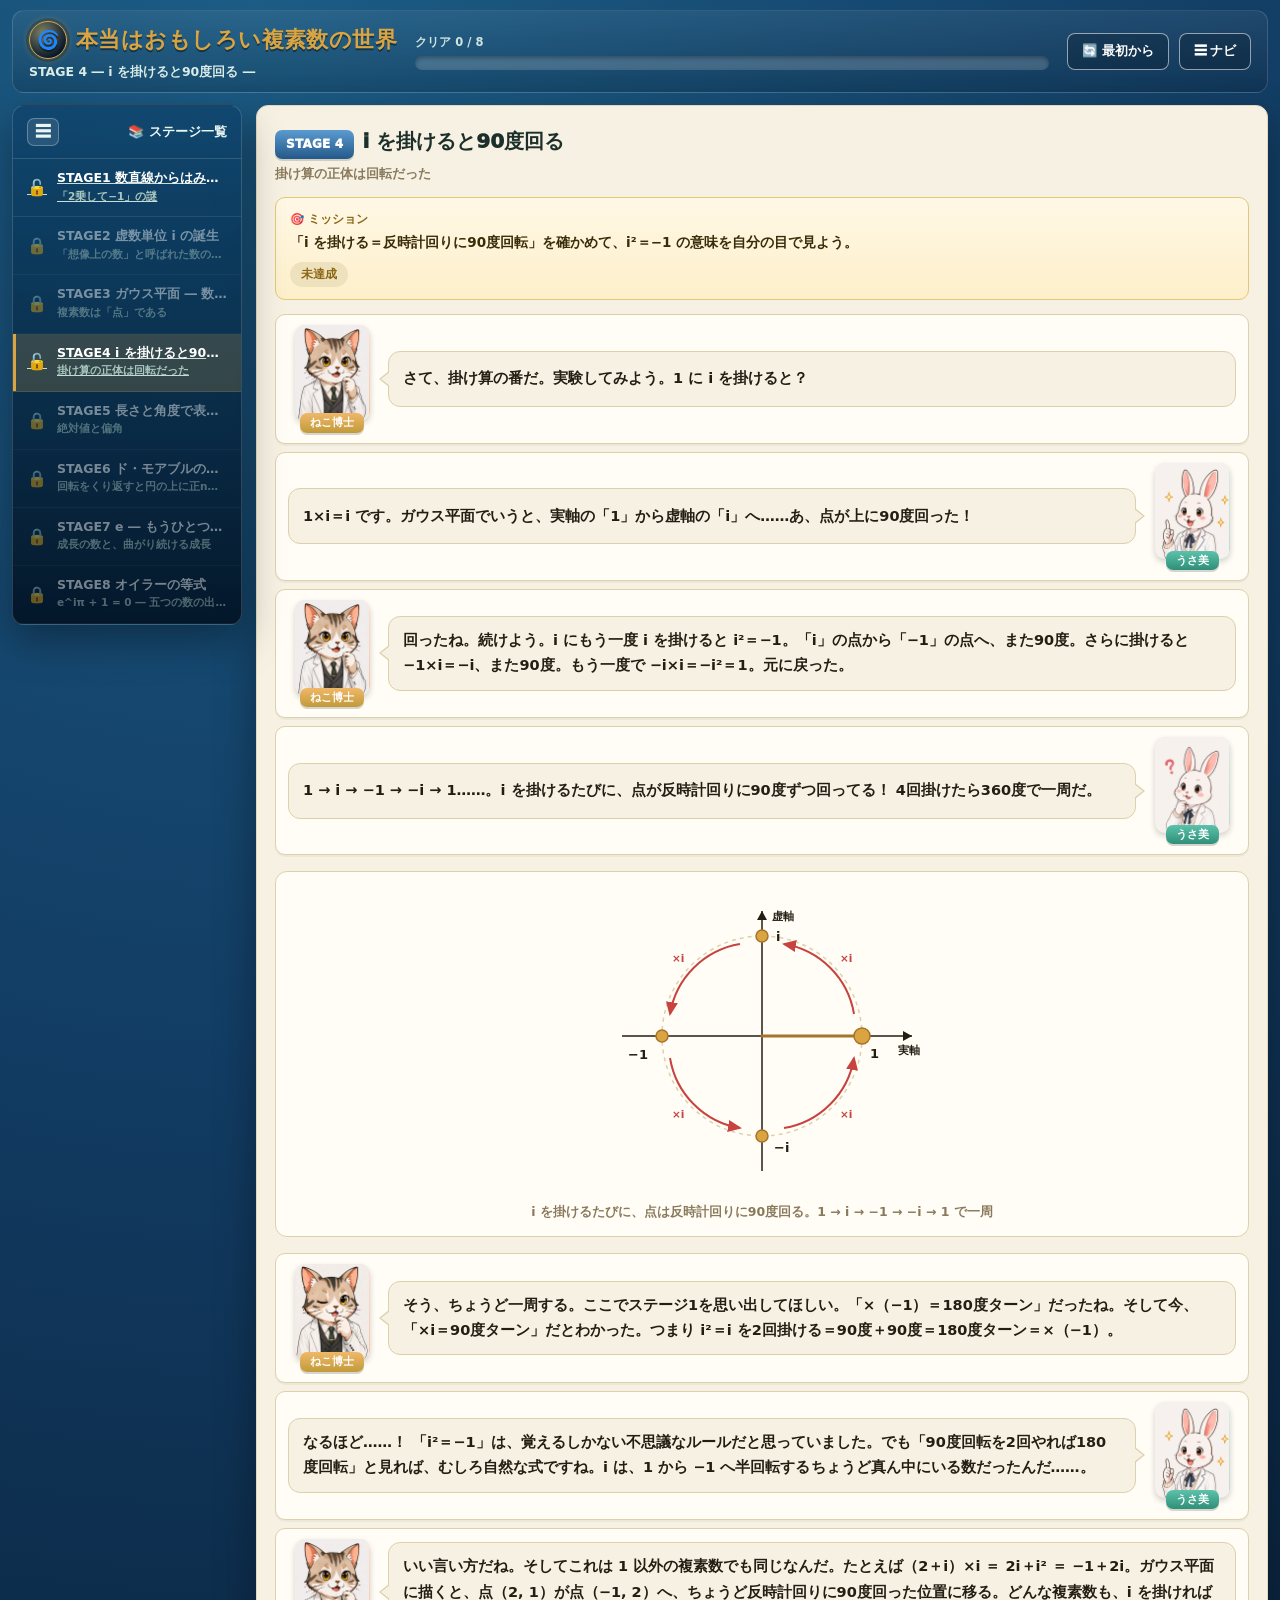
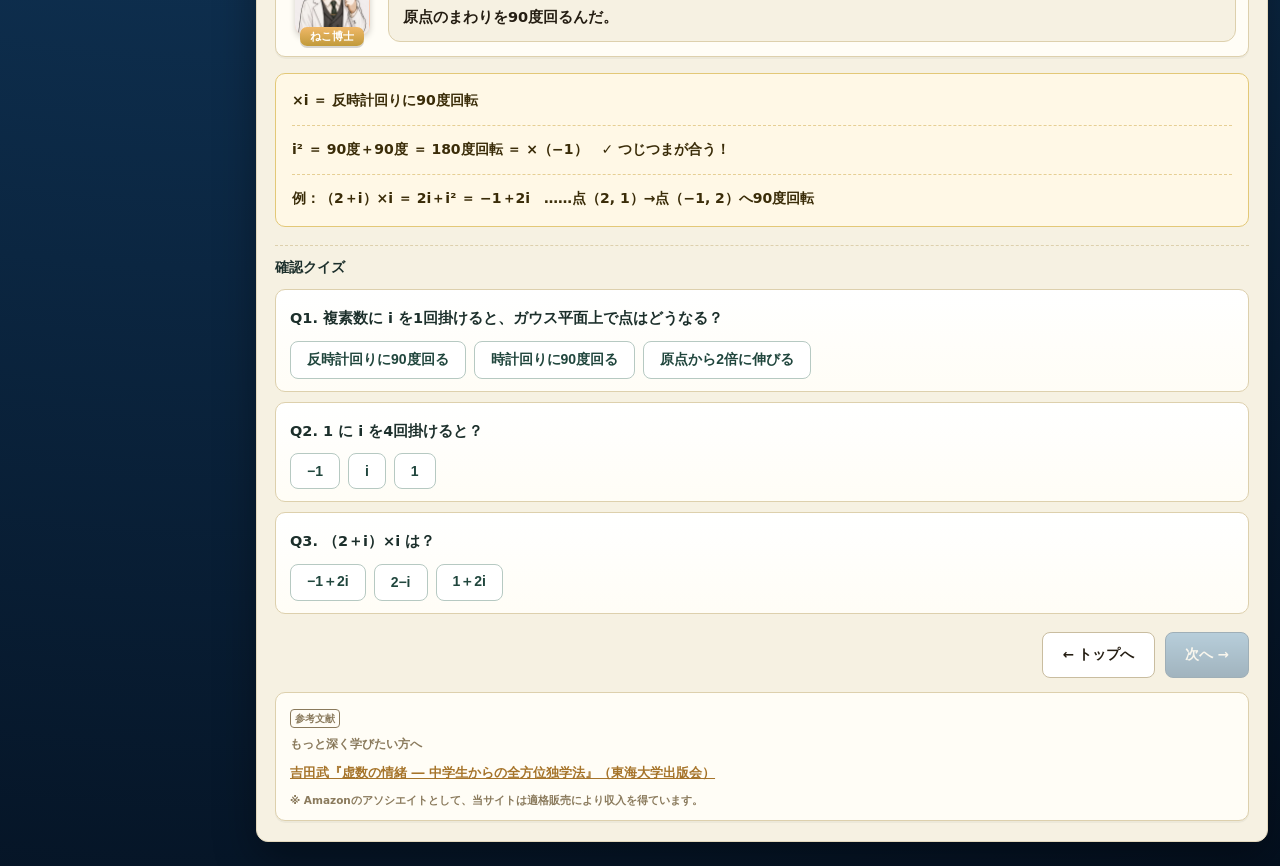
<file: stage4.html>
<!DOCTYPE html>
<html lang="ja">
<head>
<meta charset="UTF-8">
<meta name="viewport" content="width=device-width, initial-scale=1.0">
<meta name="theme-color" content="#123c63">
<!-- Google tag (gtag.js) -->
<script async src="https://www.googletagmanager.com/gtag/js?id=G-9RTQCP2HXM"></script>
<script>
  window.dataLayer = window.dataLayer || [];
  function gtag(){dataLayer.push(arguments);}
  gtag('js', new Date());
  gtag('config', 'G-9RTQCP2HXM');
</script>
<title>STAGE4 i を掛けると90度回る ― 本当はおもしろい複素数の世界</title>
<meta name="description" content="複素数に i を掛けるとガウス平面上で点が90度回転する。1→i→−1→−i の回転から、i²=−1 が「90度＋90度＝180度回転」として見える瞬間を体験するステージ。">
<link rel="canonical" href="https://complex-number.habatakijuku.com/stage4">
<meta property="og:type" content="article">
<meta property="og:site_name" content="本当はおもしろい複素数の世界">
<meta property="og:locale" content="ja_JP">
<meta property="og:title" content="STAGE4 i を掛けると90度回る ― 本当はおもしろい複素数の世界">
<meta property="og:description" content="i を掛けると点が90度回転する。i²=−1 が「180度回転」として目に見える瞬間を体験するステージ。">
<meta property="og:url" content="https://complex-number.habatakijuku.com/stage4">
<meta property="og:image" content="https://complex-number.habatakijuku.com/images/ogp.png">
<meta name="twitter:card" content="summary_large_image">
<link rel="icon" type="image/png" href="images/favicon.png">
<link rel="stylesheet" href="design-system.css">
<script type="application/ld+json">
[
  {
    "@context": "https://schema.org",
    "@type": "LearningResource",
    "name": "STAGE4 i を掛けると90度回る",
    "description": "複素数に i を掛けるとガウス平面上で点が90度回転する。1→i→−1→−i の回転から、i²=−1 が「90度＋90度＝180度回転」として見える瞬間を体験するステージ。",
    "url": "https://complex-number.habatakijuku.com/stage4",
    "inLanguage": "ja",
    "isAccessibleForFree": true,
    "learningResourceType": "learning activity",
    "educationalLevel": "高校生以上（意欲のある中学生も歓迎）",
    "isPartOf": {
      "@type": "WebSite",
      "name": "本当はおもしろい複素数の世界",
      "url": "https://complex-number.habatakijuku.com/"
    },
    "author": {
      "@type": "Person",
      "name": "ruglerugle"
    }
  },
  {
    "@context": "https://schema.org",
    "@type": "BreadcrumbList",
    "itemListElement": [
      {
        "@type": "ListItem",
        "position": 1,
        "name": "本当はおもしろい複素数の世界",
        "item": "https://complex-number.habatakijuku.com/"
      },
      {
        "@type": "ListItem",
        "position": 2,
        "name": "STAGE4 i を掛けると90度回る",
        "item": "https://complex-number.habatakijuku.com/stage4"
      }
    ]
  }
]
</script>
<style>
  .rot-svg .axis{stroke:var(--ink);stroke-width:1.5}
  .rot-svg .circle{fill:none;stroke:var(--line);stroke-width:1.5;stroke-dasharray:4 4}
  .rot-svg .axis-label{fill:var(--ink);font-size:11px;font-weight:800}
  .rot-svg .pt{fill:var(--gold);stroke:var(--gold-dark);stroke-width:1.5}
  .rot-svg .pt-label{fill:var(--ink);font-size:13px;font-weight:900}
  .rot-svg .rot-arc{fill:none;stroke:var(--ng);stroke-width:2;marker-end:url(#arrRot)}
  .rot-svg .rot-note{fill:var(--ng);font-size:10.5px;font-weight:800}
  .rot-svg .hand{stroke:var(--gold-dark);stroke-width:3;stroke-linecap:round}
  .rot-svg .hand-dot{fill:var(--gold);stroke:var(--gold-dark);stroke-width:1.5}
  .rot-svg .spinner{animation:quarter-spin 6s cubic-bezier(.6,.05,.3,.95) infinite}
  @keyframes quarter-spin{
    0%,18%{transform:rotate(0deg)}
    25%,43%{transform:rotate(-90deg)}
    50%,68%{transform:rotate(-180deg)}
    75%,93%{transform:rotate(-270deg)}
    100%{transform:rotate(-360deg)}
  }
  @media (prefers-reduced-motion:reduce){.rot-svg .spinner{animation:none}}
</style>
</head>
<body>
<div class="app-shell side-collapsed" id="app-shell">
  <header class="game-header">
    <div class="brand">
      <div class="brand-title"><a class="head-reset home-badge" href="index.html" title="トップへ" aria-label="トップへ">🌀</a> <span>本当はおもしろい複素数の世界</span></div>
      <div class="brand-sub">STAGE 4 ― i を掛けると90度回る ―</div>
    </div>
    <div class="head-progress-wrap">
      <div class="head-progress-label" id="progress-label">クリア 0 / 8</div>
      <div class="head-progress" role="progressbar" aria-label="クリア済みステージ数" aria-valuemin="0" aria-valuemax="8" aria-valuenow="0"><div class="head-progress-fill" id="progress-fill" style="width:0%"></div></div>
    </div>
    <div class="header-actions">
      <button class="head-reset" id="btn-reset-all">🔄 最初から</button>
      <button class="head-reset" id="head-nav-toggle" title="ステージ一覧の表示切替">☰ ナビ</button>
    </div>
  </header>

  <div class="game-layout">
    <div class="side-backdrop" id="side-backdrop"></div>
    <aside class="side-panel">
      <div class="side-head">
        <button class="side-toggle" id="sidebar-toggle" title="ステージ一覧の表示切替" aria-label="ステージ一覧の表示切替">☰</button>
        <span class="side-head-text">📚 ステージ一覧</span>
      </div>
      <div class="side-list" id="side-list"></div>
    </aside>

    <main class="main-area">
      <div class="chapter-head">
        <span class="chapter-badge">STAGE 4</span><span class="chapter-title">i を掛けると90度回る</span>
        <div class="chapter-sub">掛け算の正体は回転だった</div>
      </div>

      <div class="mission-box">
        <div class="mission-label">🎯 ミッション</div>
        <div class="mission-text">「i を掛ける＝反時計回りに90度回転」を確かめて、i²＝−1 の意味を自分の目で見よう。</div>
        <span class="mission-status" id="mission-status">未達成</span>
      </div>

      <div class="dialogue-scene">
        <div class="dialog-row">
          <div class="dialog-character">
            <div class="dialog-avatar mentor"><img src="images/cat.webp" width="300" height="386" alt=""></div>
            <div class="dialog-name mentor">ねこ博士</div>
          </div>
          <div class="dialog-bubble">さて、掛け算の番だ。実験してみよう。1 に i を掛けると？</div>
        </div>
        <div class="dialog-row right">
          <div class="dialog-character">
            <div class="dialog-avatar student"><img src="images/rabbit.webp" width="300" height="386" alt=""></div>
            <div class="dialog-name student">うさ美</div>
          </div>
          <div class="dialog-bubble">1×i＝i です。ガウス平面でいうと、実軸の「1」から虚軸の「i」へ……あ、点が上に90度回った！</div>
        </div>
        <div class="dialog-row">
          <div class="dialog-character">
            <div class="dialog-avatar mentor"><img src="images/cat.webp" width="300" height="386" alt=""></div>
            <div class="dialog-name mentor">ねこ博士</div>
          </div>
          <div class="dialog-bubble">回ったね。続けよう。i にもう一度 i を掛けると i²＝−1。「i」の点から「−1」の点へ、また90度。さらに掛けると −1×i＝−i、また90度。もう一度で −i×i＝−i²＝1。元に戻った。</div>
        </div>
        <div class="dialog-row right">
          <div class="dialog-character">
            <div class="dialog-avatar student"><img src="images/rabbitThink.webp" width="300" height="386" alt=""></div>
            <div class="dialog-name student">うさ美</div>
          </div>
          <div class="dialog-bubble">1 → i → −1 → −i → 1……。<strong>i を掛けるたびに、点が反時計回りに90度ずつ回ってる！</strong> 4回掛けたら360度で一周だ。</div>
        </div>
      </div>

      <div class="diagram-box">
        <svg class="rot-svg" viewBox="0 0 460 300" width="100%" role="img" aria-label="ガウス平面上で1にiを掛けるたびに点が90度ずつ回転し、1→i→−1→−i→1と一周する図">
          <defs>
            <marker id="arrRot" markerWidth="8" markerHeight="8" refX="6" refY="3" orient="auto"><path d="M0,0 L7,3 L0,6 z" fill="var(--ng)"></path></marker>
          </defs>
          <!-- center (230,150), r=100 -->
          <circle class="circle" cx="230" cy="150" r="100"></circle>
          <line class="axis" x1="90" y1="150" x2="380" y2="150"></line>
          <polygon points="380,150 371,145 371,155" fill="var(--ink)"></polygon>
          <line class="axis" x1="230" y1="285" x2="230" y2="25"></line>
          <polygon points="230,25 225,34 235,34" fill="var(--ink)"></polygon>
          <text class="axis-label" x="366" y="168">実軸</text>
          <text class="axis-label" x="240" y="34">虚軸</text>
          <!-- four landmark points -->
          <circle class="pt" cx="330" cy="150" r="6"></circle><text class="pt-label" x="338" y="172">1</text>
          <circle class="pt" cx="230" cy="50" r="6"></circle><text class="pt-label" x="244" y="55">i</text>
          <circle class="pt" cx="130" cy="150" r="6"></circle><text class="pt-label" x="96" y="173">−1</text>
          <circle class="pt" cx="230" cy="250" r="6"></circle><text class="pt-label" x="242" y="266">−i</text>
          <!-- rotation arcs -->
          <path class="rot-arc" d="M 322 128 A 85 85 0 0 0 252 58"></path>
          <path class="rot-arc" d="M 208 58 A 85 85 0 0 0 138 128"></path>
          <path class="rot-arc" d="M 138 172 A 85 85 0 0 0 208 242"></path>
          <path class="rot-arc" d="M 252 242 A 85 85 0 0 0 322 172"></path>
          <text class="rot-note" x="308" y="76">×i</text>
          <text class="rot-note" x="140" y="76">×i</text>
          <text class="rot-note" x="140" y="232">×i</text>
          <text class="rot-note" x="308" y="232">×i</text>
          <!-- animated hand -->
          <g class="spinner" style="transform-origin:230px 150px">
            <line class="hand" x1="230" y1="150" x2="330" y2="150"></line>
            <circle class="hand-dot" cx="330" cy="150" r="8"></circle>
          </g>
        </svg>
        <div class="diagram-caption">i を掛けるたびに、点は反時計回りに90度回る。1 → i → −1 → −i → 1 で一周</div>
      </div>

      <div class="dialogue-scene">
        <div class="dialog-row">
          <div class="dialog-character">
            <div class="dialog-avatar mentor"><img src="images/catThink.webp" width="300" height="386" alt=""></div>
            <div class="dialog-name mentor">ねこ博士</div>
          </div>
          <div class="dialog-bubble">そう、ちょうど一周する。ここでステージ1を思い出してほしい。「×（−1）＝180度ターン」だったね。そして今、「×i＝90度ターン」だとわかった。つまり <strong>i²＝i を2回掛ける＝90度＋90度＝180度ターン＝×（−1）</strong>。</div>
        </div>
        <div class="dialog-row right">
          <div class="dialog-character">
            <div class="dialog-avatar student"><img src="images/rabbit.webp" width="300" height="386" alt=""></div>
            <div class="dialog-name student">うさ美</div>
          </div>
          <div class="dialog-bubble">なるほど……！ 「i²＝−1」は、覚えるしかない不思議なルールだと思っていました。でも<strong>「90度回転を2回やれば180度回転」</strong>と見れば、むしろ自然な式ですね。i は、1 から −1 へ半回転する<strong>ちょうど真ん中</strong>にいる数だったんだ……。</div>
        </div>
        <div class="dialog-row">
          <div class="dialog-character">
            <div class="dialog-avatar mentor"><img src="images/cat.webp" width="300" height="386" alt=""></div>
            <div class="dialog-name mentor">ねこ博士</div>
          </div>
          <div class="dialog-bubble">いい言い方だね。そしてこれは 1 以外の複素数でも同じなんだ。たとえば（2＋i）×i ＝ 2i＋i² ＝ <strong>−1＋2i</strong>。ガウス平面に描くと、点（2, 1）が点（−1, 2）へ、ちょうど反時計回りに90度回った位置に移る。どんな複素数も、i を掛ければ原点のまわりを90度回るんだ。</div>
        </div>
      </div>

      <div class="formula-box">
        <span class="step">×i ＝ 反時計回りに90度回転</span>
        <span class="step">i² ＝ 90度＋90度 ＝ 180度回転 ＝ ×（−1）　✓ つじつまが合う！</span>
        <span class="step">例：（2＋i）×i ＝ 2i＋i² ＝ −1＋2i　……点（2, 1）→点（−1, 2）へ90度回転</span>
      </div>

      <div class="quiz-head">確認クイズ</div>
      <div class="quiz-card" data-quiz data-answer="1">
        <p class="quiz-q">Q1. 複素数に i を1回掛けると、ガウス平面上で点はどうなる？</p>
        <div class="choice-list">
          <button class="choice-btn">反時計回りに90度回る</button>
          <button class="choice-btn">時計回りに90度回る</button>
          <button class="choice-btn">原点から2倍に伸びる</button>
        </div>
        <div class="quiz-explain" hidden>正解！ ×i は「反時計回りに90度回転」。1→i→−1→−i の動きを思い出そう。長さは変わらない。</div>
      </div>

      <div class="quiz-card" data-quiz data-answer="3">
        <p class="quiz-q">Q2. 1 に i を4回掛けると？</p>
        <div class="choice-list">
          <button class="choice-btn">−1</button>
          <button class="choice-btn">i</button>
          <button class="choice-btn">1</button>
        </div>
        <div class="quiz-explain" hidden>正解！ 90度×4回＝360度で一周して元どおり。式でも i⁴＝(i²)²＝(−1)²＝1 となる。</div>
      </div>

      <div class="quiz-card" data-quiz data-answer="1">
        <p class="quiz-q">Q3. （2＋i）×i は？</p>
        <div class="choice-list">
          <button class="choice-btn">−1＋2i</button>
          <button class="choice-btn">2−i</button>
          <button class="choice-btn">1＋2i</button>
        </div>
        <div class="quiz-explain" hidden>正解！ （2＋i）×i＝2i＋i²＝−1＋2i。点（2, 1）が点（−1, 2）へ、きれいに90度回転している。</div>
      </div>

      <div class="stage-nav">
        <a class="btn" href="index.html">← トップへ</a>
        <button class="btn btn-primary" id="btn-next" disabled>次へ →</button>
      </div>

      <div id="book-recommend"></div>
    </main>
  </div>
</div>

<script src="js/progress.js"></script>
<script>CQ.initStagePage(4);</script>
<script src="https://my.habatakijuku.com/sync.js" defer></script>
</body>
</html>
</file>
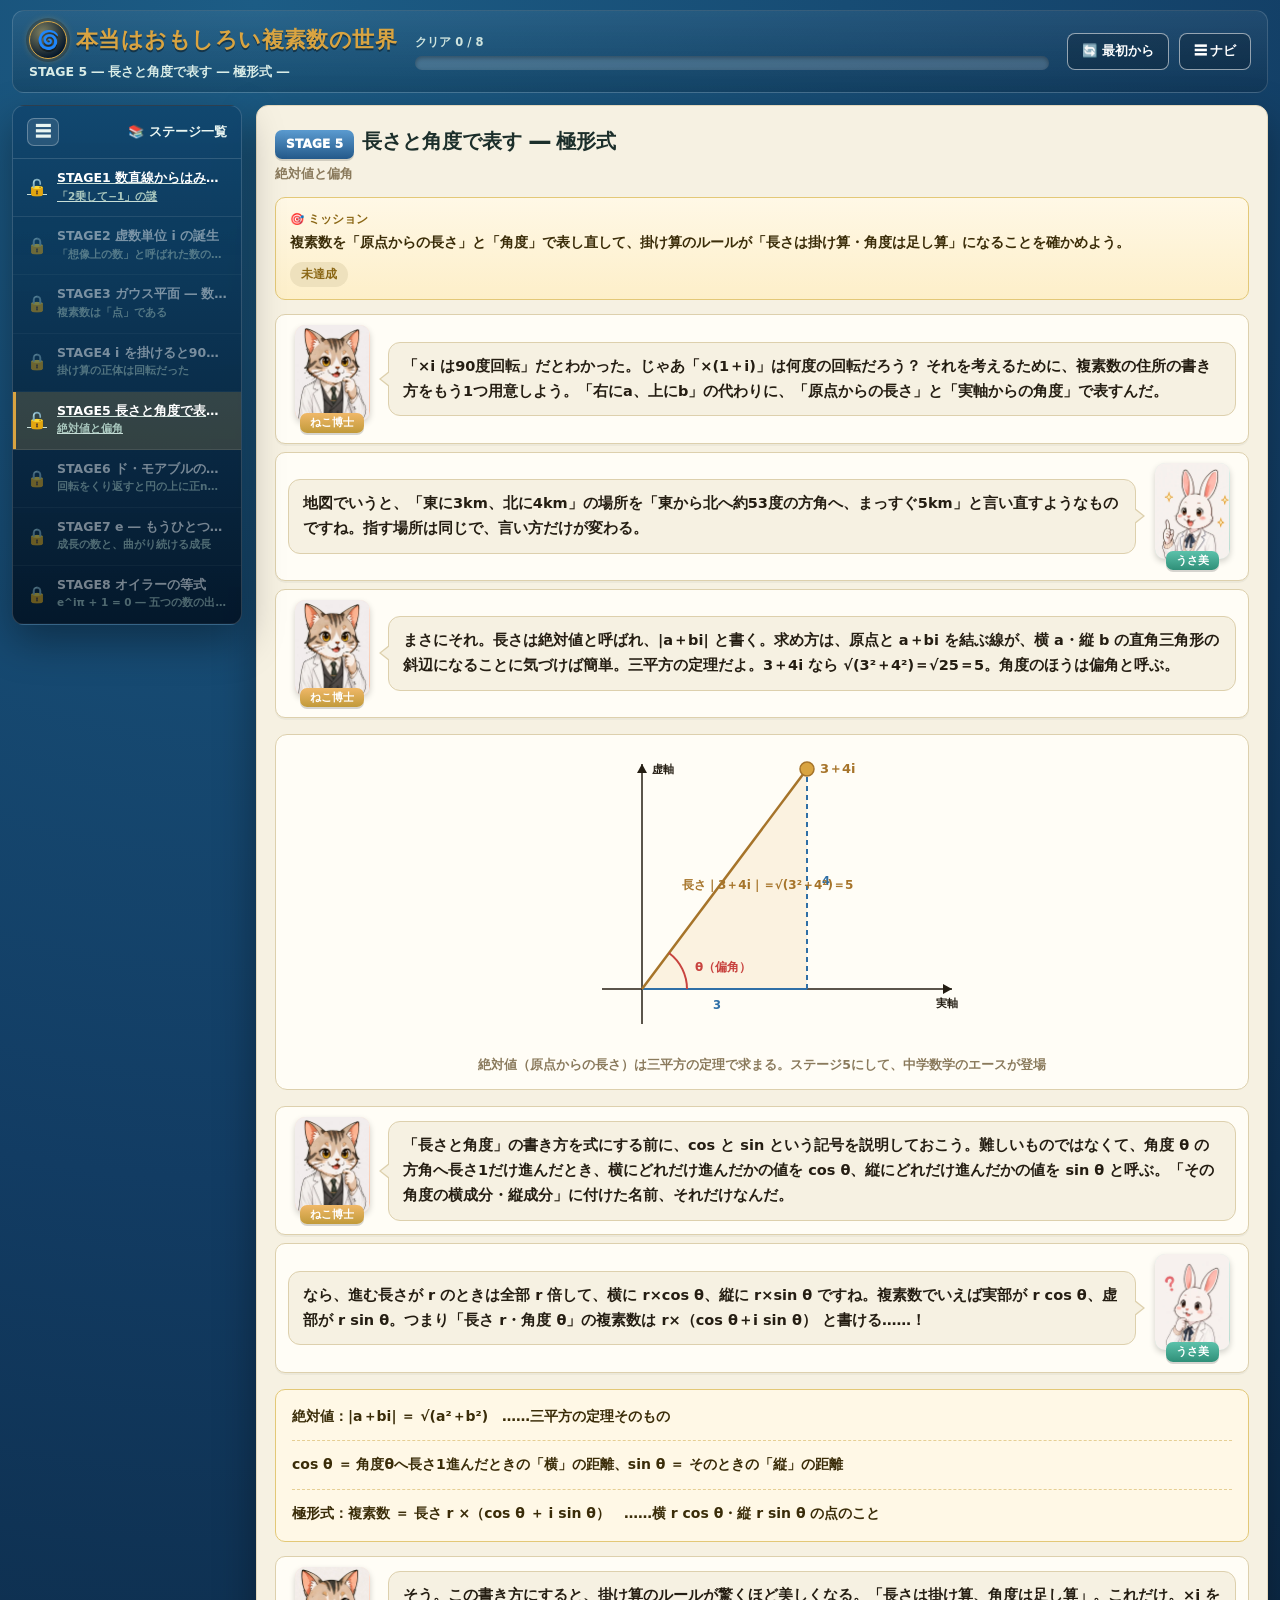
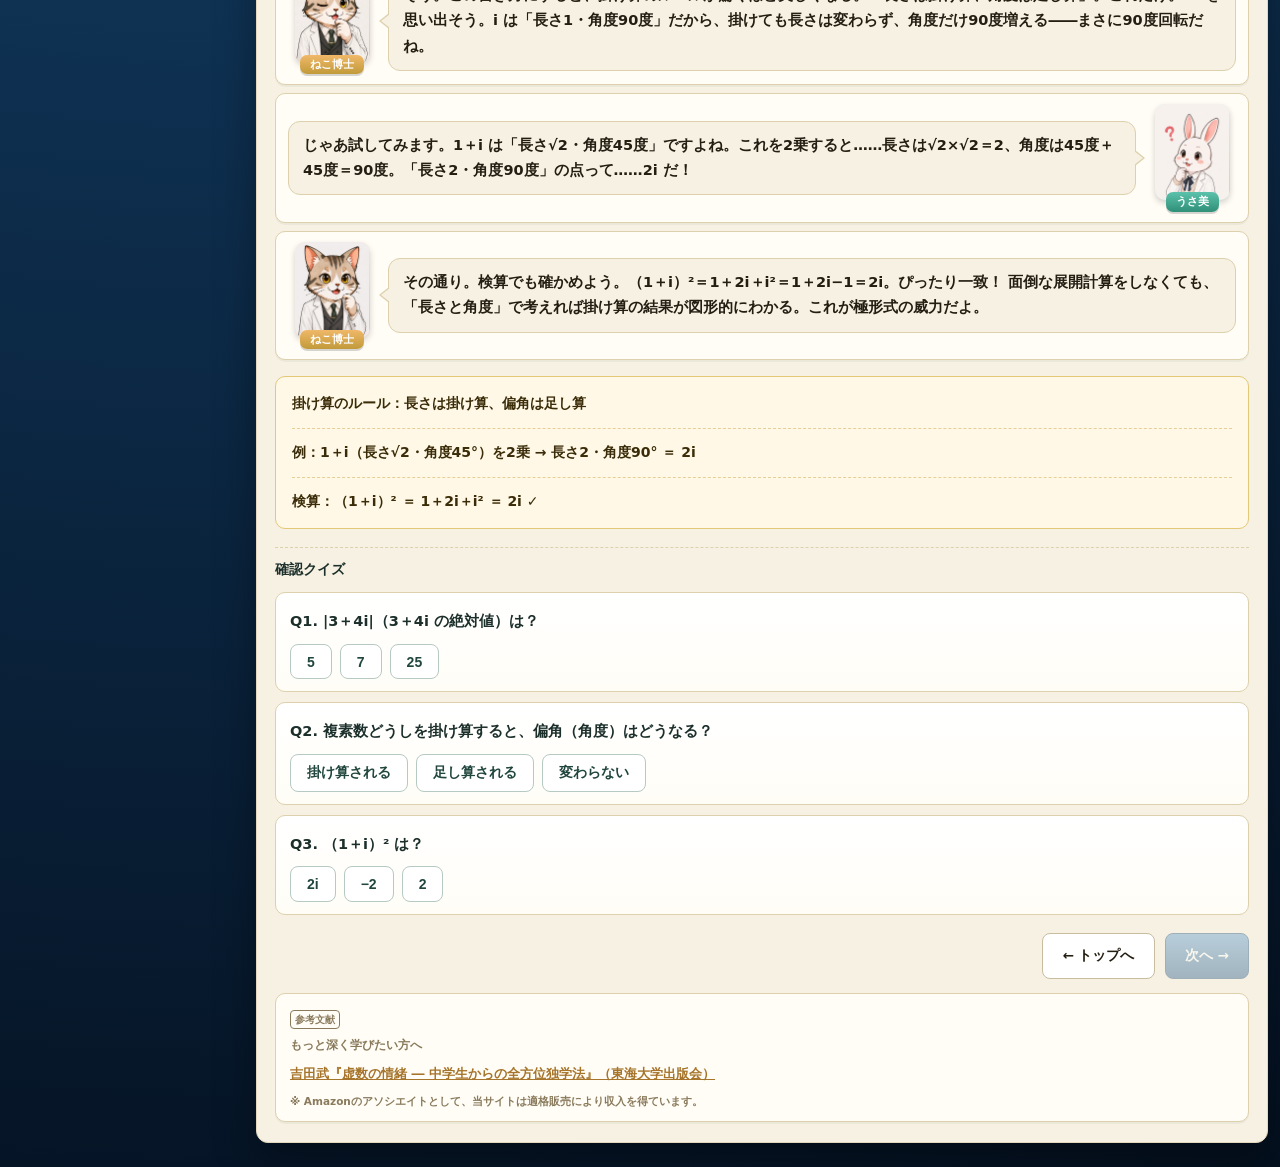
<file: stage5.html>
<!DOCTYPE html>
<html lang="ja">
<head>
<meta charset="UTF-8">
<meta name="viewport" content="width=device-width, initial-scale=1.0">
<meta name="theme-color" content="#123c63">
<!-- Google tag (gtag.js) -->
<script async src="https://www.googletagmanager.com/gtag/js?id=G-9RTQCP2HXM"></script>
<script>
  window.dataLayer = window.dataLayer || [];
  function gtag(){dataLayer.push(arguments);}
  gtag('js', new Date());
  gtag('config', 'G-9RTQCP2HXM');
</script>
<title>STAGE5 長さと角度で表す ― 極形式 ― 本当はおもしろい複素数の世界</title>
<meta name="description" content="複素数の絶対値と偏角。三平方の定理で長さを求め、複素数を「長さと角度」の極形式で表すと、掛け算が「長さは掛け算・角度は足し算」というシンプルなルールになることを学ぶステージ。">
<link rel="canonical" href="https://complex-number.habatakijuku.com/stage5">
<meta property="og:type" content="article">
<meta property="og:site_name" content="本当はおもしろい複素数の世界">
<meta property="og:locale" content="ja_JP">
<meta property="og:title" content="STAGE5 長さと角度で表す ― 極形式 ― 本当はおもしろい複素数の世界">
<meta property="og:description" content="絶対値と偏角で複素数を表し直すと、掛け算が「長さは掛け算・角度は足し算」になる美しさを学ぶステージ。">
<meta property="og:url" content="https://complex-number.habatakijuku.com/stage5">
<meta property="og:image" content="https://complex-number.habatakijuku.com/images/ogp.png">
<meta name="twitter:card" content="summary_large_image">
<link rel="icon" type="image/png" href="images/favicon.png">
<link rel="stylesheet" href="design-system.css">
<script type="application/ld+json">
[
  {
    "@context": "https://schema.org",
    "@type": "LearningResource",
    "name": "STAGE5 長さと角度で表す",
    "description": "複素数の絶対値と偏角。三平方の定理で長さを求め、複素数を「長さと角度」の極形式で表すと、掛け算が「長さは掛け算・角度は足し算」というシンプルなルールになることを学ぶステージ。",
    "url": "https://complex-number.habatakijuku.com/stage5",
    "inLanguage": "ja",
    "isAccessibleForFree": true,
    "learningResourceType": "learning activity",
    "educationalLevel": "高校生以上（意欲のある中学生も歓迎）",
    "isPartOf": {
      "@type": "WebSite",
      "name": "本当はおもしろい複素数の世界",
      "url": "https://complex-number.habatakijuku.com/"
    },
    "author": {
      "@type": "Person",
      "name": "ruglerugle"
    }
  },
  {
    "@context": "https://schema.org",
    "@type": "BreadcrumbList",
    "itemListElement": [
      {
        "@type": "ListItem",
        "position": 1,
        "name": "本当はおもしろい複素数の世界",
        "item": "https://complex-number.habatakijuku.com/"
      },
      {
        "@type": "ListItem",
        "position": 2,
        "name": "STAGE5 長さと角度で表す",
        "item": "https://complex-number.habatakijuku.com/stage5"
      }
    ]
  }
]
</script>
<style>
  .polar-svg .axis{stroke:var(--ink);stroke-width:1.5}
  .polar-svg .axis-label{fill:var(--ink);font-size:11px;font-weight:800}
  .polar-svg .tri{fill:rgba(217,164,65,.12);stroke:none}
  .polar-svg .hyp{stroke:var(--gold-dark);stroke-width:2.5}
  .polar-svg .leg{stroke:#2f6fa6;stroke-width:2;stroke-dasharray:5 4}
  .polar-svg .pt{fill:var(--gold);stroke:var(--gold-dark);stroke-width:1.5}
  .polar-svg .pt-label{fill:var(--gold-dark);font-size:13px;font-weight:900}
  .polar-svg .len-label{fill:var(--gold-dark);font-size:12px;font-weight:850}
  .polar-svg .leg-label{fill:#2f6fa6;font-size:11.5px;font-weight:800}
  .polar-svg .ang-arc{fill:none;stroke:var(--ng);stroke-width:2}
  .polar-svg .ang-label{fill:var(--ng);font-size:12px;font-weight:850}
</style>
</head>
<body>
<div class="app-shell side-collapsed" id="app-shell">
  <header class="game-header">
    <div class="brand">
      <div class="brand-title"><a class="head-reset home-badge" href="index.html" title="トップへ" aria-label="トップへ">🌀</a> <span>本当はおもしろい複素数の世界</span></div>
      <div class="brand-sub">STAGE 5 ― 長さと角度で表す ― 極形式 ―</div>
    </div>
    <div class="head-progress-wrap">
      <div class="head-progress-label" id="progress-label">クリア 0 / 8</div>
      <div class="head-progress" role="progressbar" aria-label="クリア済みステージ数" aria-valuemin="0" aria-valuemax="8" aria-valuenow="0"><div class="head-progress-fill" id="progress-fill" style="width:0%"></div></div>
    </div>
    <div class="header-actions">
      <button class="head-reset" id="btn-reset-all">🔄 最初から</button>
      <button class="head-reset" id="head-nav-toggle" title="ステージ一覧の表示切替">☰ ナビ</button>
    </div>
  </header>

  <div class="game-layout">
    <div class="side-backdrop" id="side-backdrop"></div>
    <aside class="side-panel">
      <div class="side-head">
        <button class="side-toggle" id="sidebar-toggle" title="ステージ一覧の表示切替" aria-label="ステージ一覧の表示切替">☰</button>
        <span class="side-head-text">📚 ステージ一覧</span>
      </div>
      <div class="side-list" id="side-list"></div>
    </aside>

    <main class="main-area">
      <div class="chapter-head">
        <span class="chapter-badge">STAGE 5</span><span class="chapter-title">長さと角度で表す ― 極形式</span>
        <div class="chapter-sub">絶対値と偏角</div>
      </div>

      <div class="mission-box">
        <div class="mission-label">🎯 ミッション</div>
        <div class="mission-text">複素数を「原点からの長さ」と「角度」で表し直して、掛け算のルールが「長さは掛け算・角度は足し算」になることを確かめよう。</div>
        <span class="mission-status" id="mission-status">未達成</span>
      </div>

      <div class="dialogue-scene">
        <div class="dialog-row">
          <div class="dialog-character">
            <div class="dialog-avatar mentor"><img src="images/cat.webp" width="300" height="386" alt=""></div>
            <div class="dialog-name mentor">ねこ博士</div>
          </div>
          <div class="dialog-bubble">「×i は90度回転」だとわかった。じゃあ「×(1＋i)」は何度の回転だろう？ それを考えるために、複素数の<strong>住所の書き方をもう1つ</strong>用意しよう。「右にa、上にb」の代わりに、<strong>「原点からの長さ」と「実軸からの角度」</strong>で表すんだ。</div>
        </div>
        <div class="dialog-row right">
          <div class="dialog-character">
            <div class="dialog-avatar student"><img src="images/rabbit.webp" width="300" height="386" alt=""></div>
            <div class="dialog-name student">うさ美</div>
          </div>
          <div class="dialog-bubble">地図でいうと、「東に3km、北に4km」の場所を「東から北へ約53度の方角へ、まっすぐ5km」と言い直すようなものですね。指す場所は同じで、言い方だけが変わる。</div>
        </div>
        <div class="dialog-row">
          <div class="dialog-character">
            <div class="dialog-avatar mentor"><img src="images/cat.webp" width="300" height="386" alt=""></div>
            <div class="dialog-name mentor">ねこ博士</div>
          </div>
          <div class="dialog-bubble">まさにそれ。長さは<strong>絶対値</strong>と呼ばれ、|a＋bi| と書く。求め方は、原点と a＋bi を結ぶ線が、横 a・縦 b の直角三角形の斜辺になることに気づけば簡単。<strong>三平方の定理</strong>だよ。3＋4i なら √(3²＋4²)＝√25＝5。角度のほうは<strong>偏角</strong>と呼ぶ。</div>
        </div>
      </div>

      <div class="diagram-box">
        <svg class="polar-svg" viewBox="0 0 460 290" width="100%" role="img" aria-label="ガウス平面上の点3+4iについて、原点からの長さ5（三平方の定理）と偏角θを示した図">
          <!-- origin (110,240), unit 55px -->
          <polygon class="tri" points="110,240 275,240 275,20"></polygon>
          <line class="axis" x1="70" y1="240" x2="420" y2="240"></line>
          <polygon points="420,240 411,235 411,245" fill="var(--ink)"></polygon>
          <line class="axis" x1="110" y1="275" x2="110" y2="15"></line>
          <polygon points="110,15 105,24 115,24" fill="var(--ink)"></polygon>
          <text class="axis-label" x="404" y="258">実軸</text>
          <text class="axis-label" x="120" y="24">虚軸</text>
          <line class="leg" x1="110" y1="240" x2="275" y2="240" style="stroke-dasharray:none"></line>
          <line class="leg" x1="275" y1="240" x2="275" y2="20"></line>
          <line class="hyp" x1="110" y1="240" x2="275" y2="20"></line>
          <circle class="pt" cx="275" cy="20" r="7"></circle>
          <text class="pt-label" x="288" y="24">3＋4i</text>
          <text class="leg-label" x="185" y="260" text-anchor="middle">3</text>
          <text class="leg-label" x="290" y="136">4</text>
          <text class="len-label" x="150" y="140">長さ｜3＋4i｜＝√(3²＋4²)＝5</text>
          <path class="ang-arc" d="M 155 240 A 45 45 0 0 0 137 204"></path>
          <text class="ang-label" x="163" y="222">θ（偏角）</text>
        </svg>
        <div class="diagram-caption">絶対値（原点からの長さ）は三平方の定理で求まる。ステージ5にして、中学数学のエースが登場</div>
      </div>

      <div class="dialogue-scene">
        <div class="dialog-row">
          <div class="dialog-character">
            <div class="dialog-avatar mentor"><img src="images/cat.webp" width="300" height="386" alt=""></div>
            <div class="dialog-name mentor">ねこ博士</div>
          </div>
          <div class="dialog-bubble">「長さと角度」の書き方を式にする前に、cos と sin という記号を説明しておこう。難しいものではなくて、角度 θ の方角へ<strong>長さ1</strong>だけ進んだとき、<strong>横にどれだけ進んだか</strong>の値を cos θ、<strong>縦にどれだけ進んだか</strong>の値を sin θ と呼ぶ。「その角度の横成分・縦成分」に付けた名前、それだけなんだ。</div>
        </div>
        <div class="dialog-row right">
          <div class="dialog-character">
            <div class="dialog-avatar student"><img src="images/rabbitThink.webp" width="300" height="386" alt=""></div>
            <div class="dialog-name student">うさ美</div>
          </div>
          <div class="dialog-bubble">なら、進む長さが r のときは全部 r 倍して、横に r×cos θ、縦に r×sin θ ですね。複素数でいえば実部が r cos θ、虚部が r sin θ。つまり「長さ r・角度 θ」の複素数は <strong>r×（cos θ＋i sin θ）</strong> と書ける……！</div>
        </div>
      </div>

      <div class="formula-box">
        <span class="step">絶対値：|a＋bi| ＝ √(a²＋b²)　……三平方の定理そのもの</span>
        <span class="step">cos θ ＝ 角度θへ長さ1進んだときの「横」の距離、sin θ ＝ そのときの「縦」の距離</span>
        <span class="step">極形式：複素数 ＝ 長さ r ×（cos θ ＋ i sin θ）　……横 r cos θ・縦 r sin θ の点のこと</span>
      </div>

      <div class="dialogue-scene">
        <div class="dialog-row">
          <div class="dialog-character">
            <div class="dialog-avatar mentor"><img src="images/catThink.webp" width="300" height="386" alt=""></div>
            <div class="dialog-name mentor">ねこ博士</div>
          </div>
          <div class="dialog-bubble">そう。この書き方にすると、掛け算のルールが驚くほど美しくなる。<strong>「長さは掛け算、角度は足し算」</strong>。これだけ。×i を思い出そう。i は「長さ1・角度90度」だから、掛けても長さは変わらず、角度だけ90度増える――まさに90度回転だね。</div>
        </div>
        <div class="dialog-row right">
          <div class="dialog-character">
            <div class="dialog-avatar student"><img src="images/rabbitThink.webp" width="300" height="386" alt=""></div>
            <div class="dialog-name student">うさ美</div>
          </div>
          <div class="dialog-bubble">じゃあ試してみます。1＋i は「長さ√2・角度45度」ですよね。これを2乗すると……長さは√2×√2＝2、角度は45度＋45度＝90度。「長さ2・角度90度」の点って……<strong>2i</strong> だ！</div>
        </div>
        <div class="dialog-row">
          <div class="dialog-character">
            <div class="dialog-avatar mentor"><img src="images/cat.webp" width="300" height="386" alt=""></div>
            <div class="dialog-name mentor">ねこ博士</div>
          </div>
          <div class="dialog-bubble">その通り。検算でも確かめよう。（1＋i）²＝1＋2i＋i²＝1＋2i−1＝2i。ぴったり一致！ 面倒な展開計算をしなくても、<strong>「長さと角度」で考えれば掛け算の結果が図形的にわかる</strong>。これが極形式の威力だよ。</div>
        </div>
      </div>

      <div class="formula-box">
        <span class="step">掛け算のルール：長さは掛け算、偏角は足し算</span>
        <span class="step">例：1＋i（長さ√2・角度45°）を2乗 → 長さ2・角度90° ＝ 2i</span>
        <span class="step">検算：（1＋i）² ＝ 1＋2i＋i² ＝ 2i ✓</span>
      </div>

      <div class="quiz-head">確認クイズ</div>
      <div class="quiz-card" data-quiz data-answer="1">
        <p class="quiz-q">Q1. |3＋4i|（3＋4i の絶対値）は？</p>
        <div class="choice-list">
          <button class="choice-btn">5</button>
          <button class="choice-btn">7</button>
          <button class="choice-btn">25</button>
        </div>
        <div class="quiz-explain" hidden>正解！ √(3²＋4²)＝√25＝5。有名な「3:4:5」の直角三角形だ。</div>
      </div>

      <div class="quiz-card" data-quiz data-answer="2">
        <p class="quiz-q">Q2. 複素数どうしを掛け算すると、偏角（角度）はどうなる？</p>
        <div class="choice-list">
          <button class="choice-btn">掛け算される</button>
          <button class="choice-btn">足し算される</button>
          <button class="choice-btn">変わらない</button>
        </div>
        <div class="quiz-explain" hidden>正解！ 「長さは掛け算、角度は足し算」。掛け算が回転になる理由はここにある。</div>
      </div>

      <div class="quiz-card" data-quiz data-answer="1">
        <p class="quiz-q">Q3. （1＋i）² は？</p>
        <div class="choice-list">
          <button class="choice-btn">2i</button>
          <button class="choice-btn">−2</button>
          <button class="choice-btn">2</button>
        </div>
        <div class="quiz-explain" hidden>正解！ 長さ√2→2、角度45°→90°で「長さ2・角度90°」＝2i。展開計算（1＋2i＋i²）でも同じ答えになる。</div>
      </div>

      <div class="stage-nav">
        <a class="btn" href="index.html">← トップへ</a>
        <button class="btn btn-primary" id="btn-next" disabled>次へ →</button>
      </div>

      <div id="book-recommend"></div>
    </main>
  </div>
</div>

<script src="js/progress.js"></script>
<script>CQ.initStagePage(5);</script>
<script src="https://my.habatakijuku.com/sync.js" defer></script>
</body>
</html>
</file>
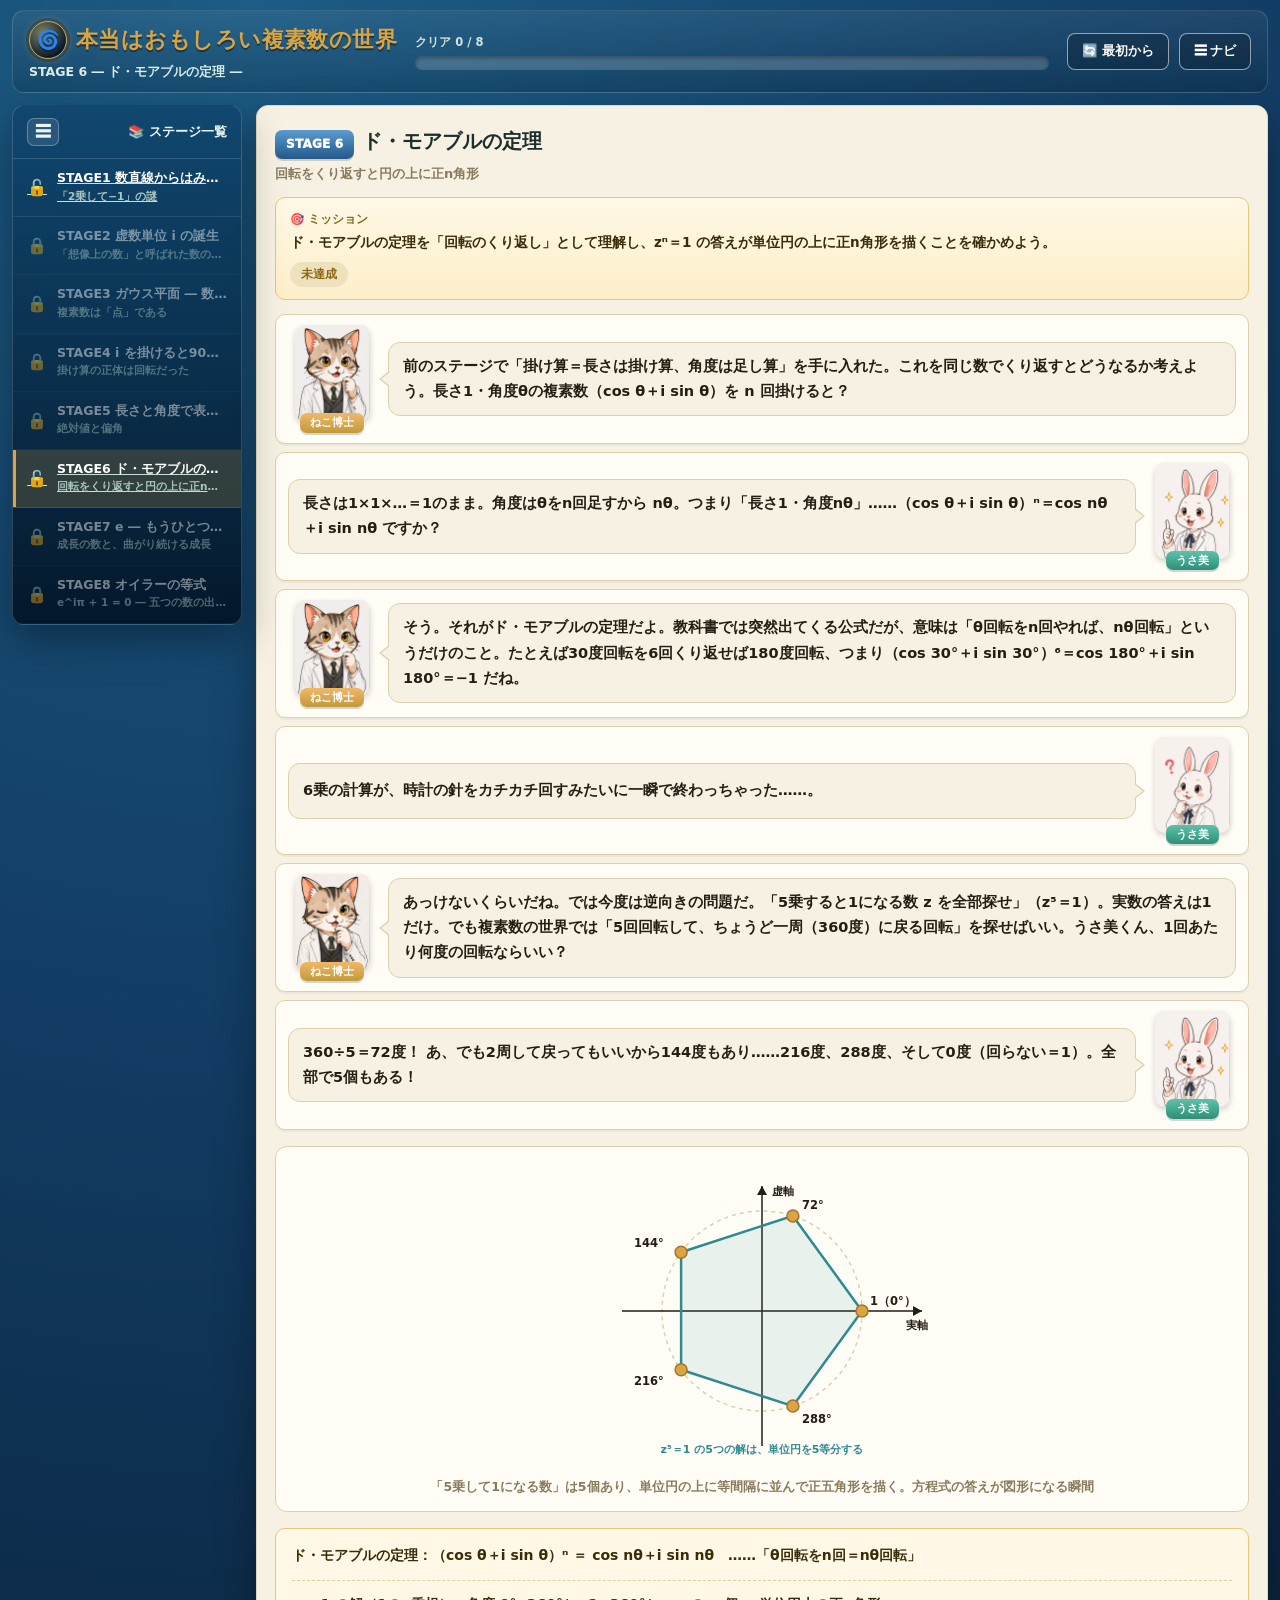
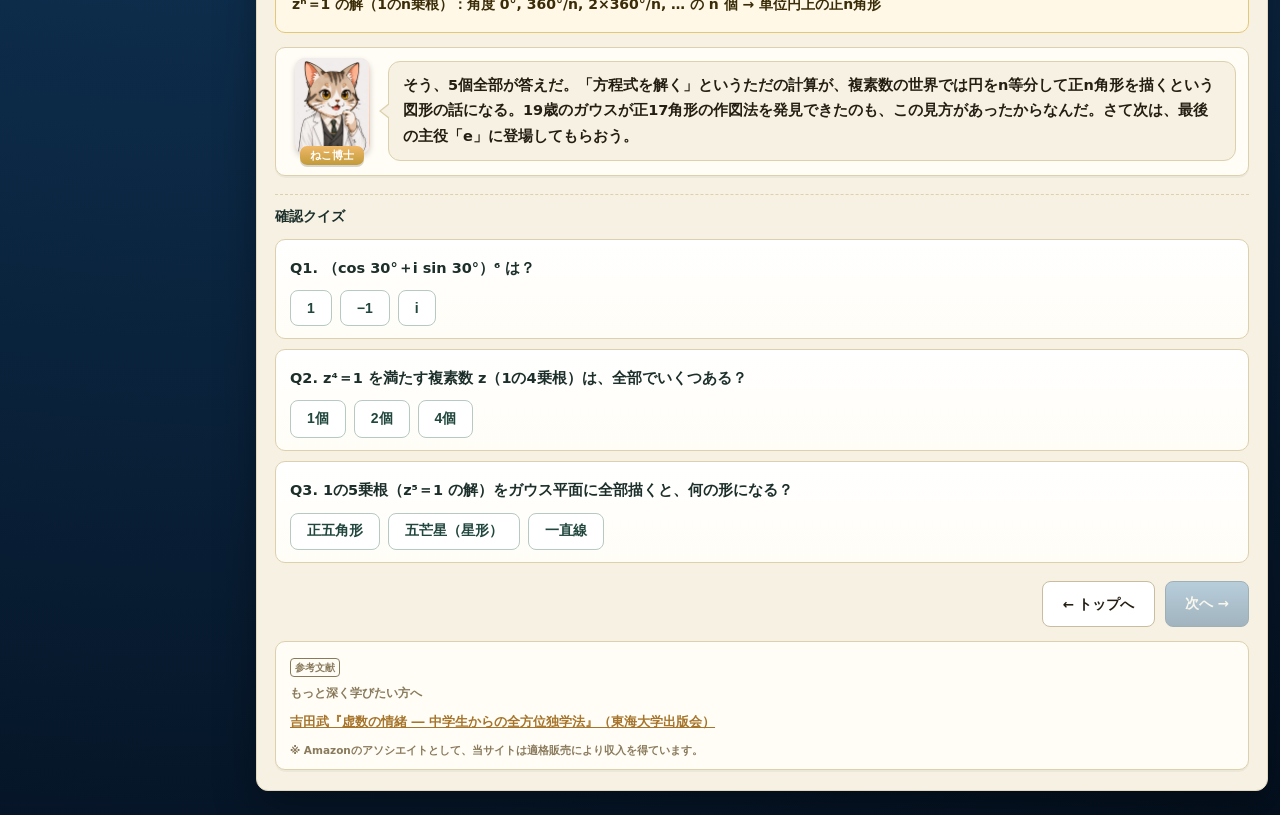
<file: stage6.html>
<!DOCTYPE html>
<html lang="ja">
<head>
<meta charset="UTF-8">
<meta name="viewport" content="width=device-width, initial-scale=1.0">
<meta name="theme-color" content="#123c63">
<!-- Google tag (gtag.js) -->
<script async src="https://www.googletagmanager.com/gtag/js?id=G-9RTQCP2HXM"></script>
<script>
  window.dataLayer = window.dataLayer || [];
  function gtag(){dataLayer.push(arguments);}
  gtag('js', new Date());
  gtag('config', 'G-9RTQCP2HXM');
</script>
<title>STAGE6 ド・モアブルの定理 ― 本当はおもしろい複素数の世界</title>
<meta name="description" content="ド・モアブルの定理（cosθ+i sinθ)ⁿ=cos nθ+i sin nθ を「回転のくり返し」として理解し、zⁿ=1 の解（1のn乗根）が単位円の上に正n角形を描く美しさを目撃するステージ。">
<link rel="canonical" href="https://complex-number.habatakijuku.com/stage6">
<meta property="og:type" content="article">
<meta property="og:site_name" content="本当はおもしろい複素数の世界">
<meta property="og:locale" content="ja_JP">
<meta property="og:title" content="STAGE6 ド・モアブルの定理 ― 本当はおもしろい複素数の世界">
<meta property="og:description" content="ド・モアブルの定理を「回転のくり返し」として理解し、1のn乗根が正n角形を描く美しさを目撃するステージ。">
<meta property="og:url" content="https://complex-number.habatakijuku.com/stage6">
<meta property="og:image" content="https://complex-number.habatakijuku.com/images/ogp.png">
<meta name="twitter:card" content="summary_large_image">
<link rel="icon" type="image/png" href="images/favicon.png">
<link rel="stylesheet" href="design-system.css">
<script type="application/ld+json">
[
  {
    "@context": "https://schema.org",
    "@type": "LearningResource",
    "name": "STAGE6 ド・モアブルの定理",
    "description": "ド・モアブルの定理（cosθ+i sinθ)ⁿ=cos nθ+i sin nθ を「回転のくり返し」として理解し、zⁿ=1 の解（1のn乗根）が単位円の上に正n角形を描く美しさを目撃するステージ。",
    "url": "https://complex-number.habatakijuku.com/stage6",
    "inLanguage": "ja",
    "isAccessibleForFree": true,
    "learningResourceType": "learning activity",
    "educationalLevel": "高校生以上（意欲のある中学生も歓迎）",
    "isPartOf": {
      "@type": "WebSite",
      "name": "本当はおもしろい複素数の世界",
      "url": "https://complex-number.habatakijuku.com/"
    },
    "author": {
      "@type": "Person",
      "name": "ruglerugle"
    }
  },
  {
    "@context": "https://schema.org",
    "@type": "BreadcrumbList",
    "itemListElement": [
      {
        "@type": "ListItem",
        "position": 1,
        "name": "本当はおもしろい複素数の世界",
        "item": "https://complex-number.habatakijuku.com/"
      },
      {
        "@type": "ListItem",
        "position": 2,
        "name": "STAGE6 ド・モアブルの定理",
        "item": "https://complex-number.habatakijuku.com/stage6"
      }
    ]
  }
]
</script>
<style>
  .penta-svg .axis{stroke:var(--ink);stroke-width:1.5}
  .penta-svg .axis-label{fill:var(--ink);font-size:11px;font-weight:800}
  .penta-svg .circle{fill:none;stroke:var(--line);stroke-width:1.5;stroke-dasharray:4 4}
  .penta-svg .penta{fill:rgba(47,138,143,.10);stroke:#2f8a8f;stroke-width:2.5;stroke-linejoin:round}
  .penta-svg .pt{fill:var(--gold);stroke:var(--gold-dark);stroke-width:1.5}
  .penta-svg .pt-label{fill:var(--ink);font-size:11.5px;font-weight:850}
  .penta-svg .ang-label{fill:#2f8a8f;font-size:11px;font-weight:800}
</style>
</head>
<body>
<div class="app-shell side-collapsed" id="app-shell">
  <header class="game-header">
    <div class="brand">
      <div class="brand-title"><a class="head-reset home-badge" href="index.html" title="トップへ" aria-label="トップへ">🌀</a> <span>本当はおもしろい複素数の世界</span></div>
      <div class="brand-sub">STAGE 6 ― ド・モアブルの定理 ―</div>
    </div>
    <div class="head-progress-wrap">
      <div class="head-progress-label" id="progress-label">クリア 0 / 8</div>
      <div class="head-progress" role="progressbar" aria-label="クリア済みステージ数" aria-valuemin="0" aria-valuemax="8" aria-valuenow="0"><div class="head-progress-fill" id="progress-fill" style="width:0%"></div></div>
    </div>
    <div class="header-actions">
      <button class="head-reset" id="btn-reset-all">🔄 最初から</button>
      <button class="head-reset" id="head-nav-toggle" title="ステージ一覧の表示切替">☰ ナビ</button>
    </div>
  </header>

  <div class="game-layout">
    <div class="side-backdrop" id="side-backdrop"></div>
    <aside class="side-panel">
      <div class="side-head">
        <button class="side-toggle" id="sidebar-toggle" title="ステージ一覧の表示切替" aria-label="ステージ一覧の表示切替">☰</button>
        <span class="side-head-text">📚 ステージ一覧</span>
      </div>
      <div class="side-list" id="side-list"></div>
    </aside>

    <main class="main-area">
      <div class="chapter-head">
        <span class="chapter-badge">STAGE 6</span><span class="chapter-title">ド・モアブルの定理</span>
        <div class="chapter-sub">回転をくり返すと円の上に正n角形</div>
      </div>

      <div class="mission-box">
        <div class="mission-label">🎯 ミッション</div>
        <div class="mission-text">ド・モアブルの定理を「回転のくり返し」として理解し、zⁿ＝1 の答えが単位円の上に正n角形を描くことを確かめよう。</div>
        <span class="mission-status" id="mission-status">未達成</span>
      </div>

      <div class="dialogue-scene">
        <div class="dialog-row">
          <div class="dialog-character">
            <div class="dialog-avatar mentor"><img src="images/cat.webp" width="300" height="386" alt=""></div>
            <div class="dialog-name mentor">ねこ博士</div>
          </div>
          <div class="dialog-bubble">前のステージで「掛け算＝長さは掛け算、角度は足し算」を手に入れた。これを<strong>同じ数でくり返す</strong>とどうなるか考えよう。長さ1・角度θの複素数（cos θ＋i sin θ）を n 回掛けると？</div>
        </div>
        <div class="dialog-row right">
          <div class="dialog-character">
            <div class="dialog-avatar student"><img src="images/rabbit.webp" width="300" height="386" alt=""></div>
            <div class="dialog-name student">うさ美</div>
          </div>
          <div class="dialog-bubble">長さは1×1×…＝1のまま。角度はθをn回足すから nθ。つまり「長さ1・角度nθ」……<strong>（cos θ＋i sin θ）ⁿ＝cos nθ＋i sin nθ</strong> ですか？</div>
        </div>
        <div class="dialog-row">
          <div class="dialog-character">
            <div class="dialog-avatar mentor"><img src="images/cat.webp" width="300" height="386" alt=""></div>
            <div class="dialog-name mentor">ねこ博士</div>
          </div>
          <div class="dialog-bubble">そう。それが<strong>ド・モアブルの定理</strong>だよ。教科書では突然出てくる公式だが、意味は「θ回転をn回やれば、nθ回転」というだけのこと。たとえば30度回転を6回くり返せば180度回転、つまり（cos 30°＋i sin 30°）⁶＝cos 180°＋i sin 180°＝<strong>−1</strong> だね。</div>
        </div>
        <div class="dialog-row right">
          <div class="dialog-character">
            <div class="dialog-avatar student"><img src="images/rabbitThink.webp" width="300" height="386" alt=""></div>
            <div class="dialog-name student">うさ美</div>
          </div>
          <div class="dialog-bubble">6乗の計算が、時計の針をカチカチ回すみたいに一瞬で終わっちゃった……。</div>
        </div>
        <div class="dialog-row">
          <div class="dialog-character">
            <div class="dialog-avatar mentor"><img src="images/catThink.webp" width="300" height="386" alt=""></div>
            <div class="dialog-name mentor">ねこ博士</div>
          </div>
          <div class="dialog-bubble">あっけないくらいだね。では今度は逆向きの問題だ。<strong>「5乗すると1になる数 z を全部探せ」（z⁵＝1）</strong>。実数の答えは1だけ。でも複素数の世界では「5回回転して、ちょうど一周（360度）に戻る回転」を探せばいい。うさ美くん、1回あたり何度の回転ならいい？</div>
        </div>
        <div class="dialog-row right">
          <div class="dialog-character">
            <div class="dialog-avatar student"><img src="images/rabbit.webp" width="300" height="386" alt=""></div>
            <div class="dialog-name student">うさ美</div>
          </div>
          <div class="dialog-bubble">360÷5＝72度！ あ、でも2周して戻ってもいいから144度もあり……216度、288度、そして0度（回らない＝1）。全部で<strong>5個</strong>もある！</div>
        </div>
      </div>

      <div class="diagram-box">
        <svg class="penta-svg" viewBox="0 0 460 300" width="100%" role="img" aria-label="単位円の上に等間隔に並んだ1の5乗根が正五角形を描く図">
          <!-- center (230,150), r=100 -->
          <circle class="circle" cx="230" cy="150" r="100"></circle>
          <line class="axis" x1="90" y1="150" x2="390" y2="150"></line>
          <polygon points="390,150 381,145 381,155" fill="var(--ink)"></polygon>
          <line class="axis" x1="230" y1="285" x2="230" y2="25"></line>
          <polygon points="230,25 225,34 235,34" fill="var(--ink)"></polygon>
          <text class="axis-label" x="374" y="168">実軸</text>
          <text class="axis-label" x="240" y="34">虚軸</text>
          <polygon class="penta" points="330,150 260.9,54.9 149.1,91.2 149.1,208.8 260.9,245.1"></polygon>
          <circle class="pt" cx="330" cy="150" r="6"></circle><text class="pt-label" x="338" y="144">1（0°）</text>
          <circle class="pt" cx="260.9" cy="54.9" r="6"></circle><text class="pt-label" x="270" y="48">72°</text>
          <circle class="pt" cx="149.1" cy="91.2" r="6"></circle><text class="pt-label" x="102" y="86">144°</text>
          <circle class="pt" cx="149.1" cy="208.8" r="6"></circle><text class="pt-label" x="102" y="224">216°</text>
          <circle class="pt" cx="260.9" cy="245.1" r="6"></circle><text class="pt-label" x="270" y="262">288°</text>
          <text class="ang-label" x="230" y="292" text-anchor="middle">z⁵＝1 の5つの解は、単位円を5等分する</text>
        </svg>
        <div class="diagram-caption">「5乗して1になる数」は5個あり、単位円の上に等間隔に並んで正五角形を描く。方程式の答えが図形になる瞬間</div>
      </div>

      <div class="formula-box">
        <span class="step">ド・モアブルの定理：（cos θ＋i sin θ）ⁿ ＝ cos nθ＋i sin nθ　……「θ回転をn回＝nθ回転」</span>
        <span class="step">zⁿ＝1 の解（1のn乗根）：角度 0°, 360°/n, 2×360°/n, … の n 個 → 単位円上の正n角形</span>
      </div>

      <div class="dialogue-scene">
        <div class="dialog-row">
          <div class="dialog-character">
            <div class="dialog-avatar mentor"><img src="images/cat.webp" width="300" height="386" alt=""></div>
            <div class="dialog-name mentor">ねこ博士</div>
          </div>
          <div class="dialog-bubble">そう、5個全部が答えだ。「方程式を解く」というただの計算が、複素数の世界では<strong>円をn等分して正n角形を描く</strong>という図形の話になる。19歳のガウスが正17角形の作図法を発見できたのも、この見方があったからなんだ。さて次は、最後の主役<strong>「e」</strong>に登場してもらおう。</div>
        </div>
      </div>

      <div class="quiz-head">確認クイズ</div>
      <div class="quiz-card" data-quiz data-answer="2">
        <p class="quiz-q">Q1. （cos 30°＋i sin 30°）⁶ は？</p>
        <div class="choice-list">
          <button class="choice-btn">1</button>
          <button class="choice-btn">−1</button>
          <button class="choice-btn">i</button>
        </div>
        <div class="quiz-explain" hidden>正解！ 30度回転を6回＝180度回転。cos 180°＋i sin 180°＝−1＋0i＝−1。6乗の計算が「30×6＝180」だけで終わる。</div>
      </div>

      <div class="quiz-card" data-quiz data-answer="3">
        <p class="quiz-q">Q2. z⁴＝1 を満たす複素数 z（1の4乗根）は、全部でいくつある？</p>
        <div class="choice-list">
          <button class="choice-btn">1個</button>
          <button class="choice-btn">2個</button>
          <button class="choice-btn">4個</button>
        </div>
        <div class="quiz-explain" hidden>正解！ 0°、90°、180°、270°の4つ、つまり 1、i、−1、−i。ステージ4で見た「×i の一周」のメンバーが勢ぞろいだ。</div>
      </div>

      <div class="quiz-card" data-quiz data-answer="1">
        <p class="quiz-q">Q3. 1の5乗根（z⁵＝1 の解）をガウス平面に全部描くと、何の形になる？</p>
        <div class="choice-list">
          <button class="choice-btn">正五角形</button>
          <button class="choice-btn">五芒星（星形）</button>
          <button class="choice-btn">一直線</button>
        </div>
        <div class="quiz-explain" hidden>正解！ 単位円を5等分した5つの点を結ぶと正五角形。方程式の解が、美しい図形として目に見える。</div>
      </div>

      <div class="stage-nav">
        <a class="btn" href="index.html">← トップへ</a>
        <button class="btn btn-primary" id="btn-next" disabled>次へ →</button>
      </div>

      <div id="book-recommend"></div>
    </main>
  </div>
</div>

<script src="js/progress.js"></script>
<script>CQ.initStagePage(6);</script>
<script src="https://my.habatakijuku.com/sync.js" defer></script>
</body>
</html>
</file>
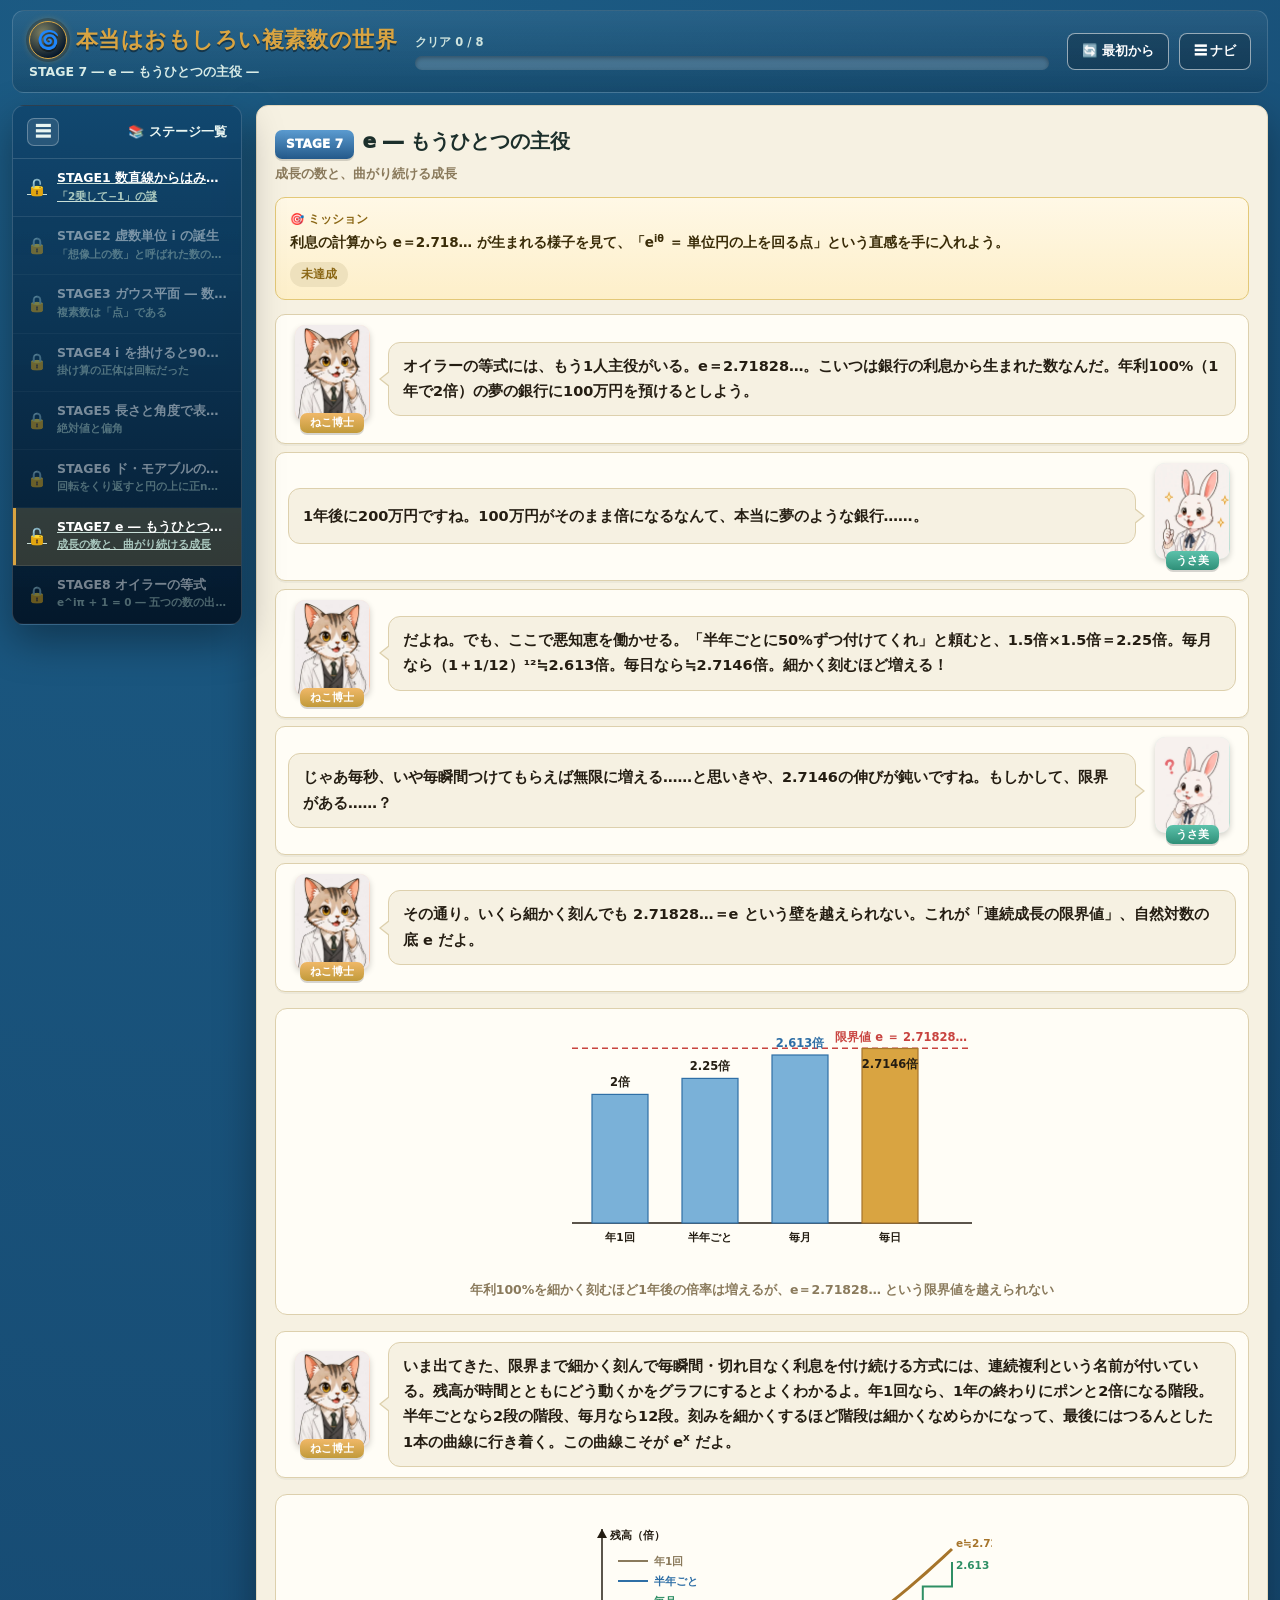
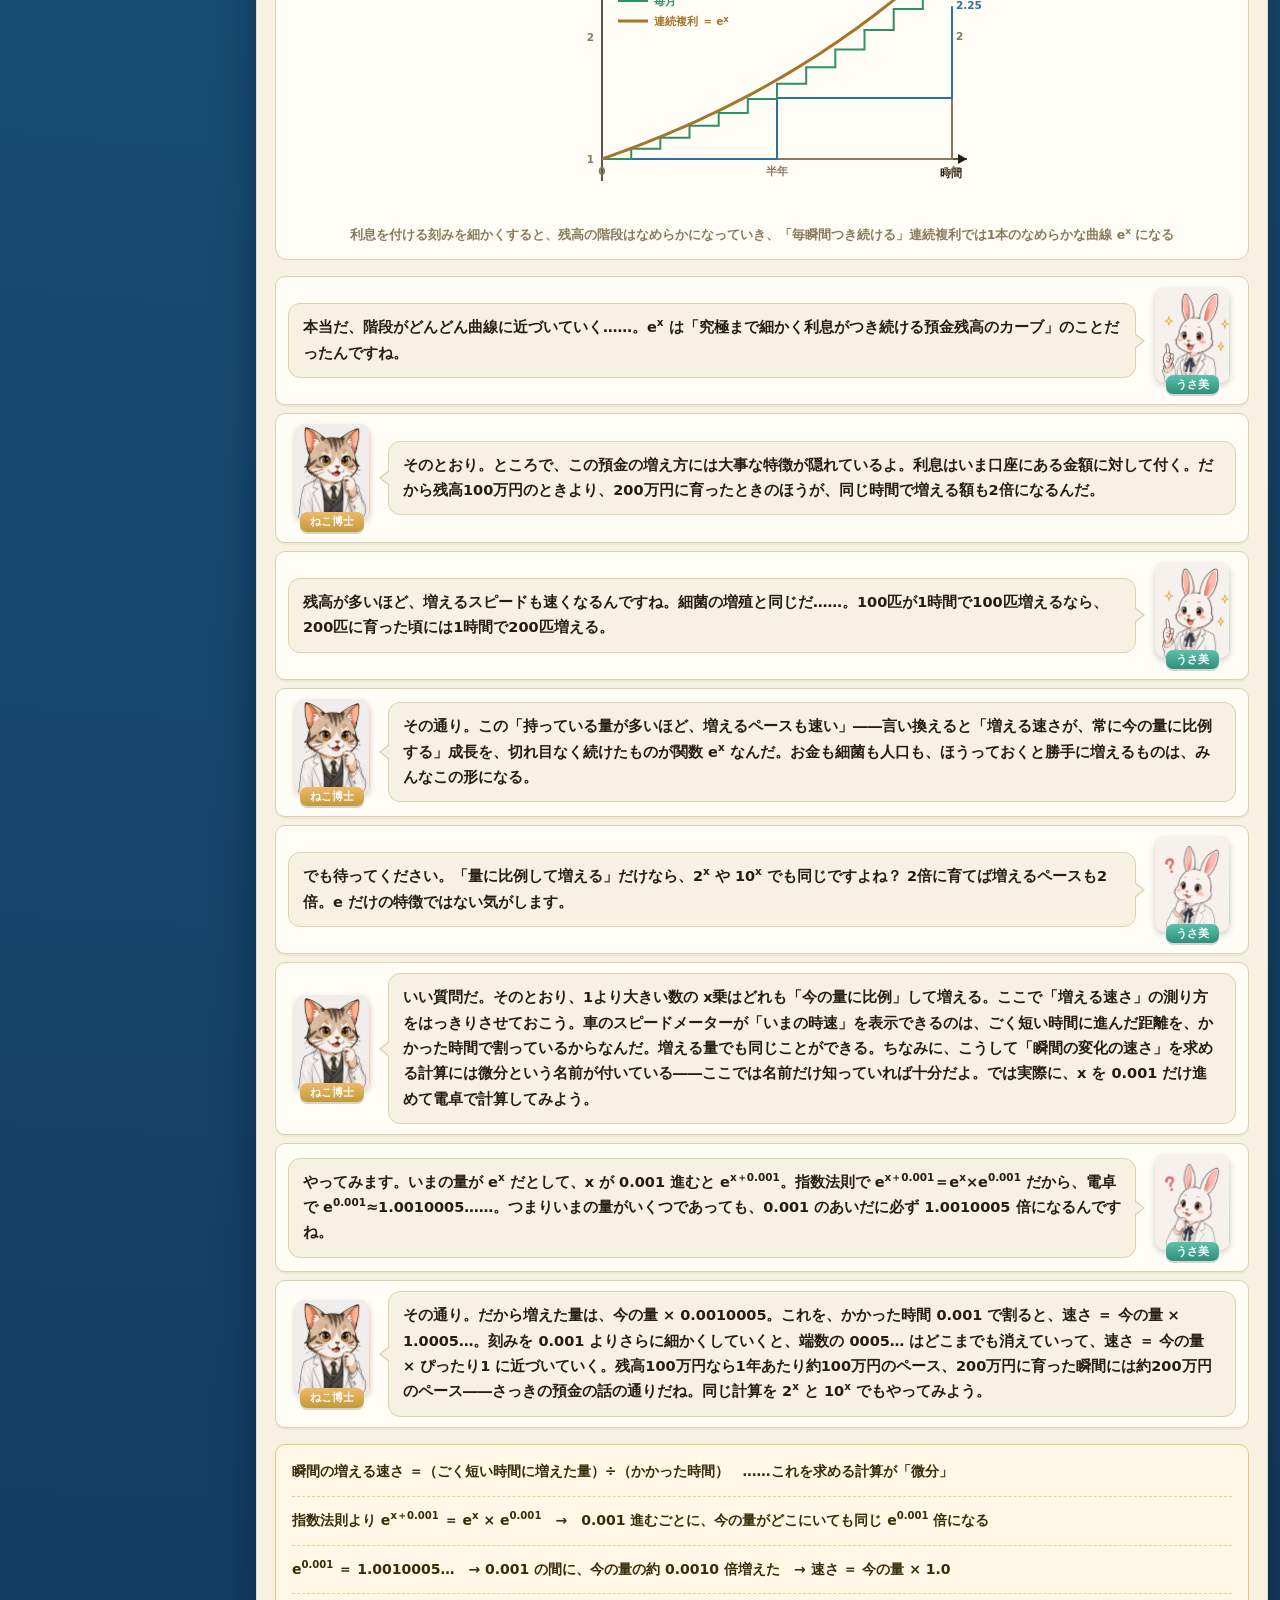
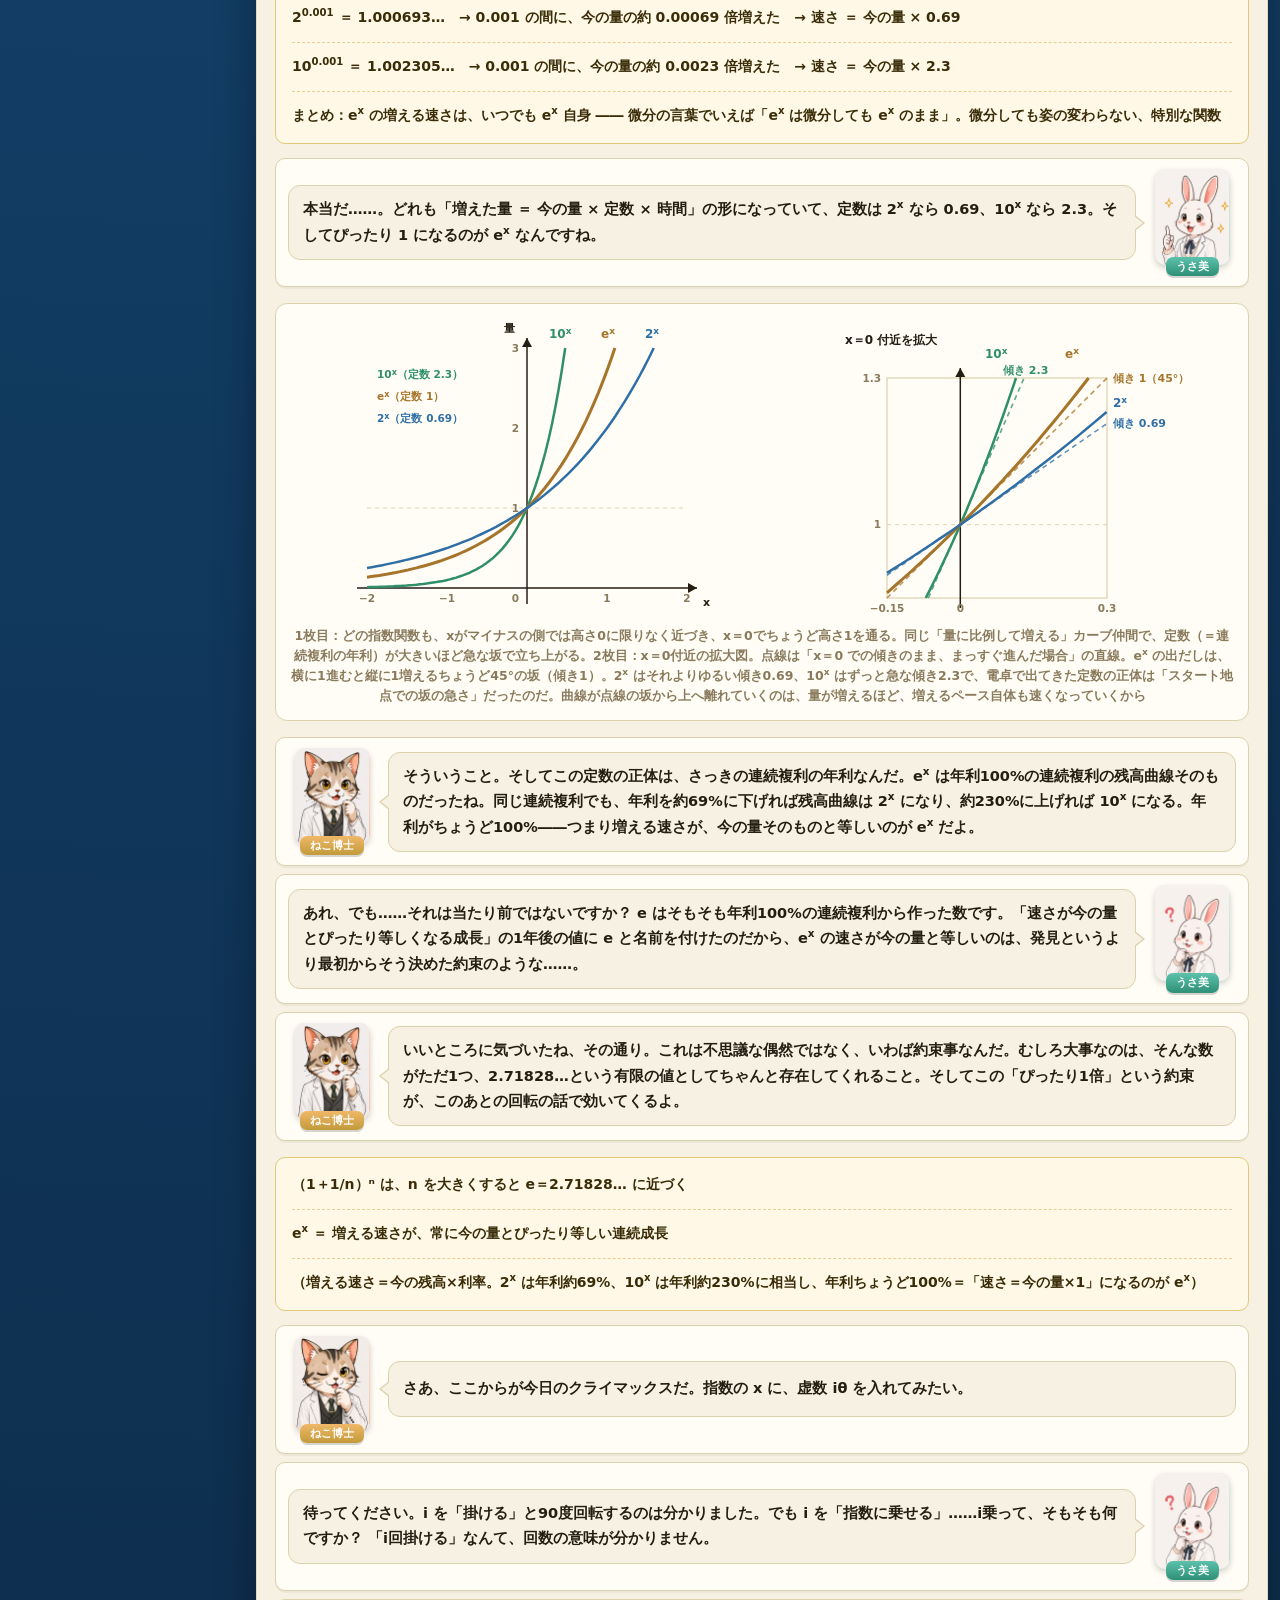
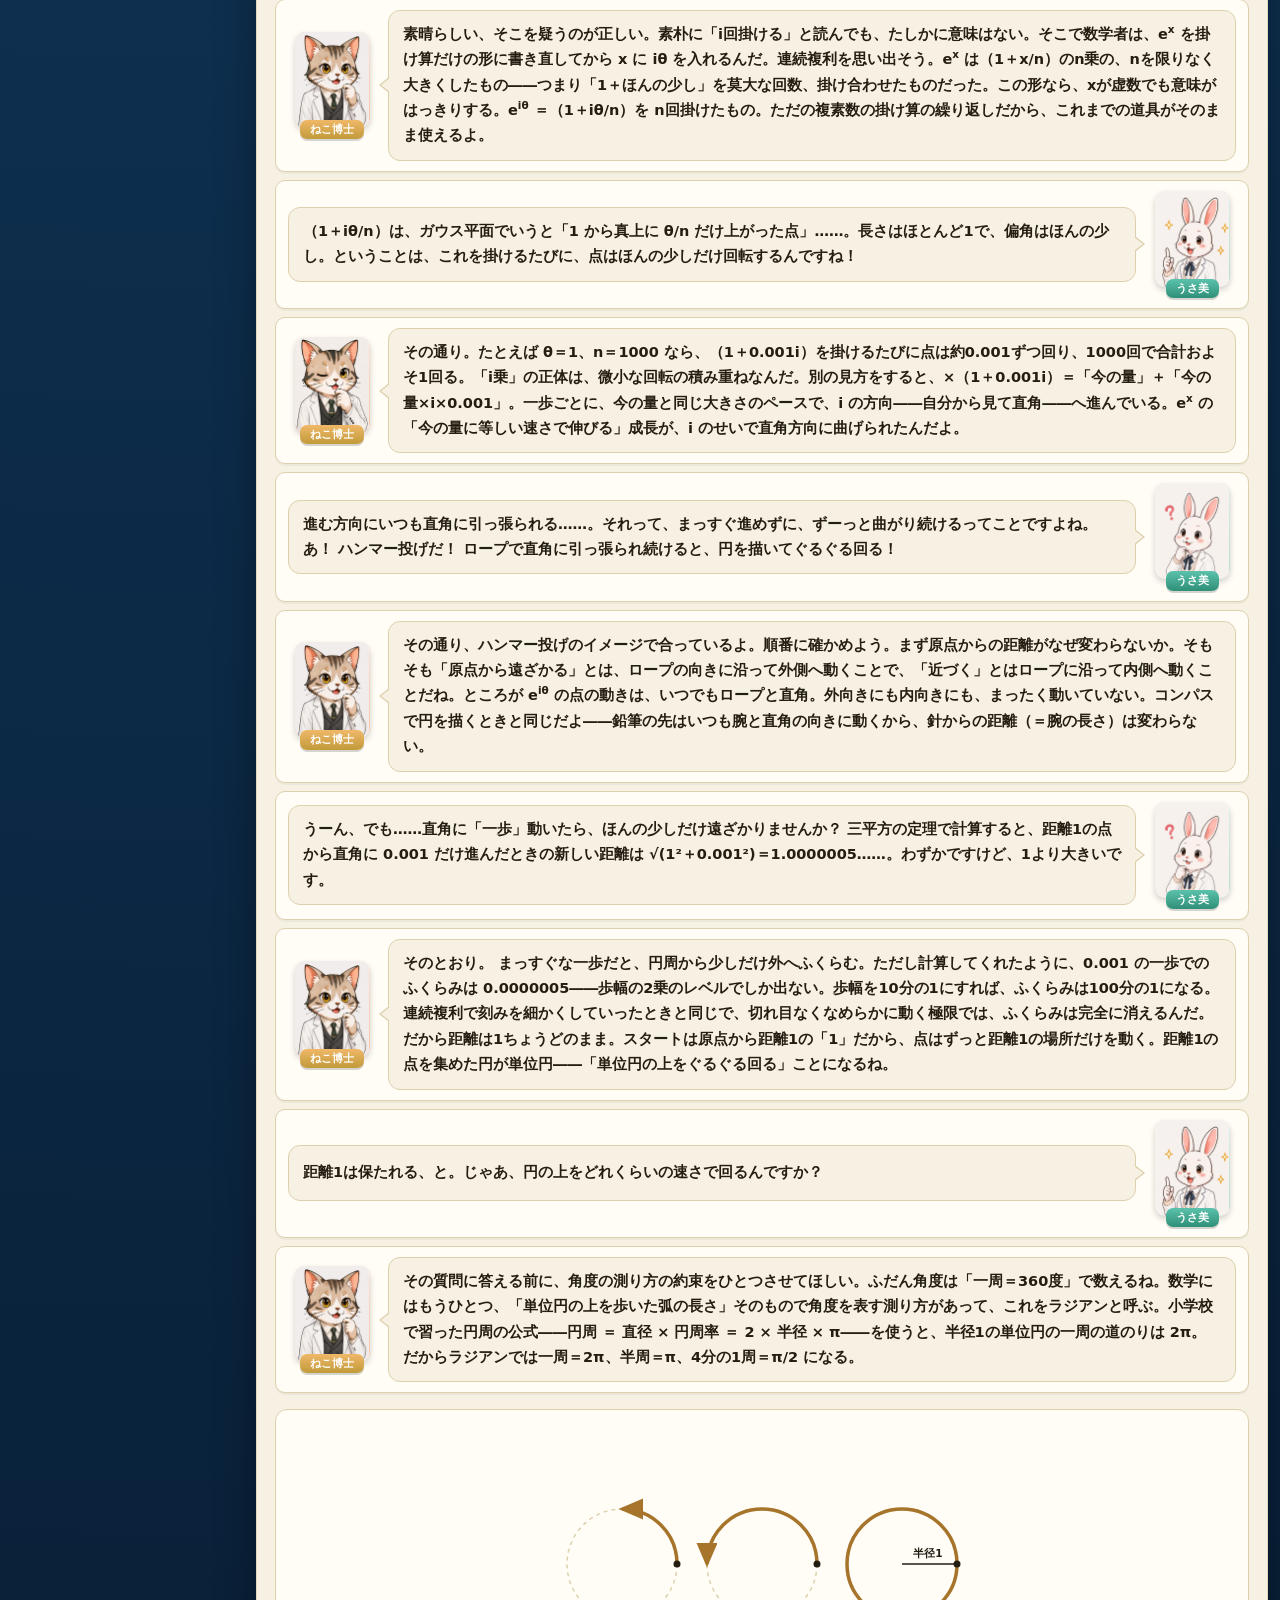
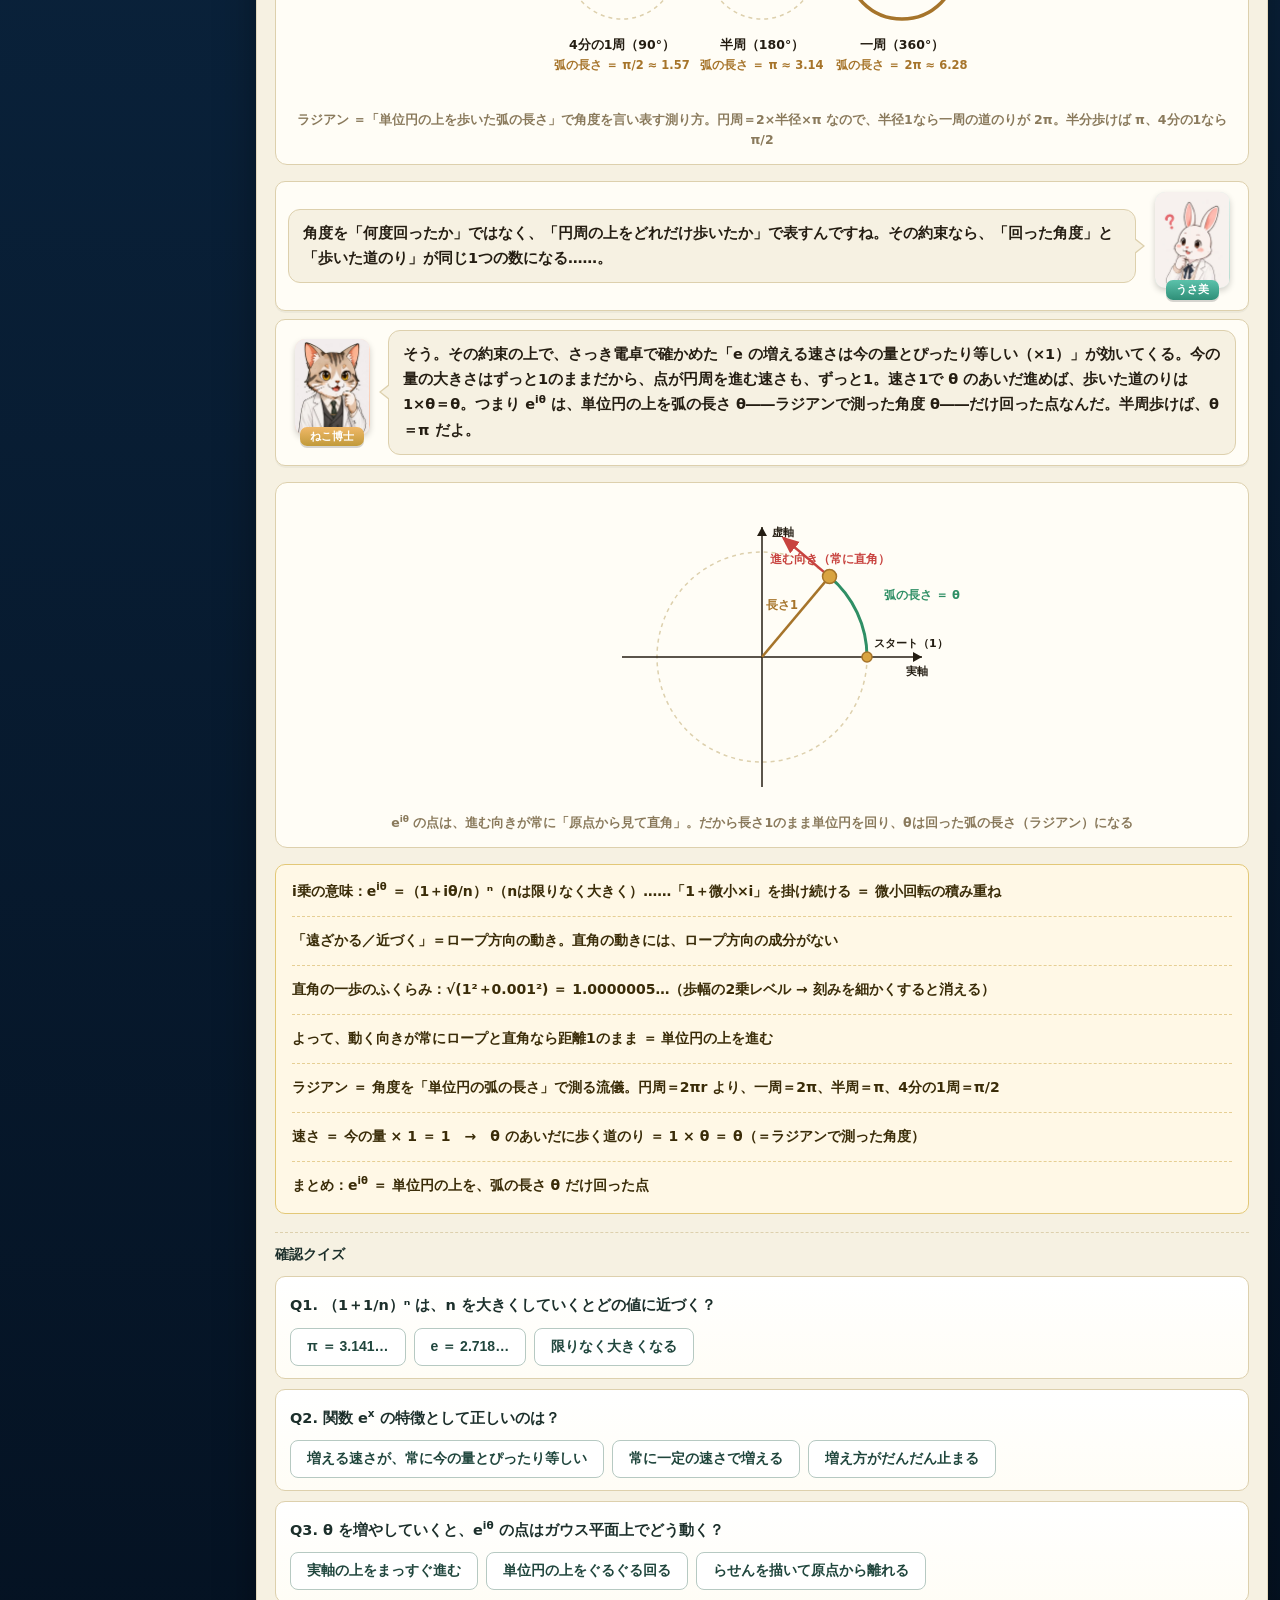
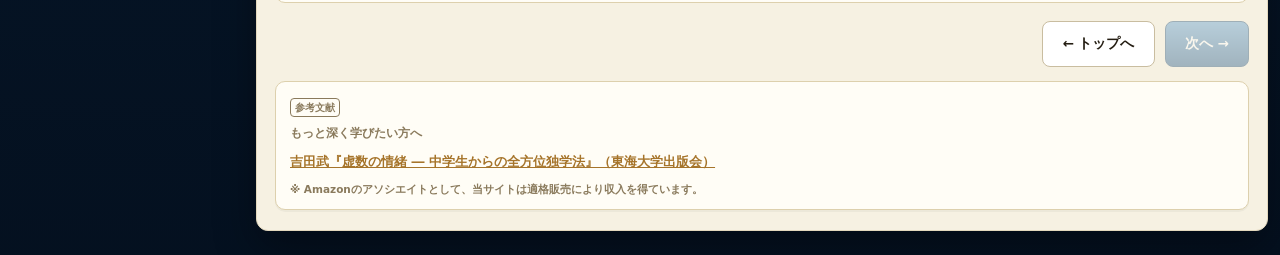
<file: stage7.html>
<!DOCTYPE html>
<html lang="ja">
<head>
<meta charset="UTF-8">
<meta name="viewport" content="width=device-width, initial-scale=1.0">
<meta name="theme-color" content="#123c63">
<!-- Google tag (gtag.js) -->
<script async src="https://www.googletagmanager.com/gtag/js?id=G-9RTQCP2HXM"></script>
<script>
  window.dataLayer = window.dataLayer || [];
  function gtag(){dataLayer.push(arguments);}
  gtag('js', new Date());
  gtag('config', 'G-9RTQCP2HXM');
</script>
<title>STAGE7 e ― もうひとつの主役 ― 本当はおもしろい複素数の世界</title>
<meta name="description" content="利息の計算から生まれた自然対数の底 e=2.718…。「成長し続ける数」eの正体と、指数が虚数になった e^iθ が「曲がり続ける成長＝円運動」になる直感を手に入れるステージ。">
<link rel="canonical" href="https://complex-number.habatakijuku.com/stage7">
<meta property="og:type" content="article">
<meta property="og:site_name" content="本当はおもしろい複素数の世界">
<meta property="og:locale" content="ja_JP">
<meta property="og:title" content="STAGE7 e ― もうひとつの主役 ― 本当はおもしろい複素数の世界">
<meta property="og:description" content="利息の計算から生まれた e=2.718…。e^iθ が「曲がり続ける成長＝円運動」になる直感を手に入れるステージ。">
<meta property="og:url" content="https://complex-number.habatakijuku.com/stage7">
<meta property="og:image" content="https://complex-number.habatakijuku.com/images/ogp.png">
<meta name="twitter:card" content="summary_large_image">
<link rel="icon" type="image/png" href="images/favicon.png">
<link rel="stylesheet" href="design-system.css">
<script type="application/ld+json">
[
  {
    "@context": "https://schema.org",
    "@type": "LearningResource",
    "name": "STAGE7 e",
    "description": "利息の計算から生まれた自然対数の底 e=2.718…。「成長し続ける数」eの正体と、指数が虚数になった e^iθ が「曲がり続ける成長＝円運動」になる直感を手に入れるステージ。",
    "url": "https://complex-number.habatakijuku.com/stage7",
    "inLanguage": "ja",
    "isAccessibleForFree": true,
    "learningResourceType": "learning activity",
    "educationalLevel": "高校生以上（意欲のある中学生も歓迎）",
    "isPartOf": {
      "@type": "WebSite",
      "name": "本当はおもしろい複素数の世界",
      "url": "https://complex-number.habatakijuku.com/"
    },
    "author": {
      "@type": "Person",
      "name": "ruglerugle"
    }
  },
  {
    "@context": "https://schema.org",
    "@type": "BreadcrumbList",
    "itemListElement": [
      {
        "@type": "ListItem",
        "position": 1,
        "name": "本当はおもしろい複素数の世界",
        "item": "https://complex-number.habatakijuku.com/"
      },
      {
        "@type": "ListItem",
        "position": 2,
        "name": "STAGE7 e",
        "item": "https://complex-number.habatakijuku.com/stage7"
      }
    ]
  }
]
</script>
<style>
  .compound-svg .axis{stroke:var(--ink);stroke-width:1.5}
  .compound-svg .bar{fill:#7ab1d8;stroke:#2f6fa6;stroke-width:1.2}
  .compound-svg .bar.last{fill:var(--gold);stroke:var(--gold-dark)}
  .compound-svg .bar-label{fill:var(--ink);font-size:10.5px;font-weight:800}
  .compound-svg .bar-value{fill:var(--ink);font-size:11.5px;font-weight:900}
  .compound-svg .limit-line{stroke:var(--ng);stroke-width:1.5;stroke-dasharray:6 4}
  .compound-svg .limit-label{fill:var(--ng);font-size:11.5px;font-weight:850}
  .steps-svg .axis{stroke:var(--ink);stroke-width:1.5}
  .steps-svg .axis-label{fill:var(--ink);font-size:11px;font-weight:800}
  .steps-svg .tick-label{fill:var(--muted);font-size:10.5px;font-weight:700}
  .steps-svg .ln-year{fill:none;stroke:#8a7a5c;stroke-width:2}
  .steps-svg .ln-half{fill:none;stroke:#2f6fa6;stroke-width:2}
  .steps-svg .ln-month{fill:none;stroke:#2f8f65;stroke-width:2}
  .steps-svg .ln-cont{fill:none;stroke:var(--gold-dark);stroke-width:3}
  .steps-svg .lg{font-size:10.5px;font-weight:800}
  .steps-svg .end-label{font-size:10.5px;font-weight:800}
  .exp-svg .axis{stroke:var(--ink);stroke-width:1.5}
  .exp-svg .axis-label{fill:var(--ink);font-size:11px;font-weight:800}
  .exp-svg .tick-label{fill:var(--muted);font-size:10.5px;font-weight:700}
  .exp-svg .base-line{stroke:var(--line);stroke-width:1;stroke-dasharray:4 4}
  .exp-svg .ln-two{fill:none;stroke:#2f6fa6;stroke-width:2.5}
  .exp-svg .ln-e{fill:none;stroke:var(--gold-dark);stroke-width:3}
  .exp-svg .ln-ten{fill:none;stroke:#2f8f65;stroke-width:2.5}
  .exp-svg .curve-label{font-size:12px;font-weight:900}
  .exp-svg .lg{font-size:10.5px;font-weight:800}
  .zoom-svg .axis{stroke:var(--ink);stroke-width:1.5}
  .zoom-svg .tick-label{fill:var(--muted);font-size:10.5px;font-weight:700}
  .zoom-svg .ttl{fill:var(--ink);font-size:12px;font-weight:900}
  .zoom-svg .note{fill:var(--muted);font-size:10.5px;font-weight:700}
  .zoom-svg .ln-two{fill:none;stroke:#2f6fa6;stroke-width:2.5}
  .zoom-svg .ln-e{fill:none;stroke:var(--gold-dark);stroke-width:3}
  .zoom-svg .ln-ten{fill:none;stroke:#2f8f65;stroke-width:2.5}
  .zoom-svg .tg-two{stroke:#2f6fa6;stroke-width:1.6;stroke-dasharray:5 4;opacity:.75}
  .zoom-svg .tg-e{stroke:var(--gold-dark);stroke-width:1.6;stroke-dasharray:5 4;opacity:.75}
  .zoom-svg .tg-ten{stroke:#2f8f65;stroke-width:1.6;stroke-dasharray:5 4;opacity:.75}
  .zoom-svg .slope-label{font-size:11px;font-weight:850}
  .zoom-svg .curve-label{font-size:12px;font-weight:900}
  .zoom-svg .plot-frame{fill:none;stroke:var(--line);stroke-width:1.2}
  .zoom-svg .base-line{stroke:var(--line);stroke-width:1;stroke-dasharray:4 4}
  .radian-svg .circle-base{fill:none;stroke:var(--line);stroke-width:1.5;stroke-dasharray:4 4}
  .radian-svg .arc-gold{fill:none;stroke:var(--gold-dark);stroke-width:3.5;marker-end:url(#arrRadian)}
  .radian-svg .arc-full{fill:none;stroke:var(--gold-dark);stroke-width:3.5}
  .radian-svg .start-dot{fill:var(--ink)}
  .radian-svg .radius-line{stroke:var(--ink);stroke-width:1.5}
  .radian-svg .radius-label{fill:var(--ink);font-size:10.5px;font-weight:800}
  .radian-svg .lbl-title{fill:var(--ink);font-size:12.5px;font-weight:900}
  .radian-svg .lbl-val{fill:var(--gold-dark);font-size:11.5px;font-weight:850}
  .dual-graph{display:flex;flex-wrap:wrap;gap:10px;align-items:flex-start;justify-content:center}
  .dual-graph svg{flex:1 1 300px;min-width:270px;max-width:460px}
  .circle-svg .axis{stroke:var(--ink);stroke-width:1.5}
  .circle-svg .axis-label{fill:var(--ink);font-size:11px;font-weight:800}
  .circle-svg .circle{fill:none;stroke:var(--line);stroke-width:1.5;stroke-dasharray:4 4}
  .circle-svg .pos{stroke:var(--gold-dark);stroke-width:2.5}
  .circle-svg .vel{stroke:var(--ng);stroke-width:2.5;marker-end:url(#arrVel)}
  .circle-svg .pt{fill:var(--gold);stroke:var(--gold-dark);stroke-width:1.5}
  .circle-svg .lbl-pos{fill:var(--gold-dark);font-size:11.5px;font-weight:850}
  .circle-svg .lbl-vel{fill:var(--ng);font-size:11.5px;font-weight:850}
  .circle-svg .arc{fill:none;stroke:#2f8f65;stroke-width:3}
  .circle-svg .lbl-arc{fill:#2f8f65;font-size:11.5px;font-weight:850}
</style>
</head>
<body>
<div class="app-shell side-collapsed" id="app-shell">
  <header class="game-header">
    <div class="brand">
      <div class="brand-title"><a class="head-reset home-badge" href="index.html" title="トップへ" aria-label="トップへ">🌀</a> <span>本当はおもしろい複素数の世界</span></div>
      <div class="brand-sub">STAGE 7 ― e ― もうひとつの主役 ―</div>
    </div>
    <div class="head-progress-wrap">
      <div class="head-progress-label" id="progress-label">クリア 0 / 8</div>
      <div class="head-progress" role="progressbar" aria-label="クリア済みステージ数" aria-valuemin="0" aria-valuemax="8" aria-valuenow="0"><div class="head-progress-fill" id="progress-fill" style="width:0%"></div></div>
    </div>
    <div class="header-actions">
      <button class="head-reset" id="btn-reset-all">🔄 最初から</button>
      <button class="head-reset" id="head-nav-toggle" title="ステージ一覧の表示切替">☰ ナビ</button>
    </div>
  </header>

  <div class="game-layout">
    <div class="side-backdrop" id="side-backdrop"></div>
    <aside class="side-panel">
      <div class="side-head">
        <button class="side-toggle" id="sidebar-toggle" title="ステージ一覧の表示切替" aria-label="ステージ一覧の表示切替">☰</button>
        <span class="side-head-text">📚 ステージ一覧</span>
      </div>
      <div class="side-list" id="side-list"></div>
    </aside>

    <main class="main-area">
      <div class="chapter-head">
        <span class="chapter-badge">STAGE 7</span><span class="chapter-title">e ― もうひとつの主役</span>
        <div class="chapter-sub">成長の数と、曲がり続ける成長</div>
      </div>

      <div class="mission-box">
        <div class="mission-label">🎯 ミッション</div>
        <div class="mission-text">利息の計算から e＝2.718… が生まれる様子を見て、「e<sup>iθ</sup> ＝ 単位円の上を回る点」という直感を手に入れよう。</div>
        <span class="mission-status" id="mission-status">未達成</span>
      </div>

      <div class="dialogue-scene">
        <div class="dialog-row">
          <div class="dialog-character">
            <div class="dialog-avatar mentor"><img src="images/cat.webp" width="300" height="386" alt=""></div>
            <div class="dialog-name mentor">ねこ博士</div>
          </div>
          <div class="dialog-bubble">オイラーの等式には、もう1人主役がいる。<strong>e＝2.71828…</strong>。こいつは銀行の利息から生まれた数なんだ。年利100%（1年で2倍）の夢の銀行に100万円を預けるとしよう。</div>
        </div>
        <div class="dialog-row right">
          <div class="dialog-character">
            <div class="dialog-avatar student"><img src="images/rabbit.webp" width="300" height="386" alt=""></div>
            <div class="dialog-name student">うさ美</div>
          </div>
          <div class="dialog-bubble">1年後に200万円ですね。100万円がそのまま倍になるなんて、本当に夢のような銀行……。</div>
        </div>
        <div class="dialog-row">
          <div class="dialog-character">
            <div class="dialog-avatar mentor"><img src="images/cat.webp" width="300" height="386" alt=""></div>
            <div class="dialog-name mentor">ねこ博士</div>
          </div>
          <div class="dialog-bubble">だよね。でも、ここで悪知恵を働かせる。「半年ごとに50%ずつ付けてくれ」と頼むと、1.5倍×1.5倍＝<strong>2.25倍</strong>。毎月なら（1＋1/12）¹²≒<strong>2.613倍</strong>。毎日なら≒<strong>2.7146倍</strong>。細かく刻むほど増える！</div>
        </div>
        <div class="dialog-row right">
          <div class="dialog-character">
            <div class="dialog-avatar student"><img src="images/rabbitThink.webp" width="300" height="386" alt=""></div>
            <div class="dialog-name student">うさ美</div>
          </div>
          <div class="dialog-bubble">じゃあ毎秒、いや毎瞬間つけてもらえば無限に増える……と思いきや、2.7146の伸びが鈍いですね。もしかして、限界がある……？</div>
        </div>
        <div class="dialog-row">
          <div class="dialog-character">
            <div class="dialog-avatar mentor"><img src="images/cat.webp" width="300" height="386" alt=""></div>
            <div class="dialog-name mentor">ねこ博士</div>
          </div>
          <div class="dialog-bubble">その通り。いくら細かく刻んでも <strong>2.71828…＝e</strong> という壁を越えられない。これが「連続成長の限界値」、自然対数の底 e だよ。</div>
        </div>
      </div>

      <div class="diagram-box">
        <svg class="compound-svg" viewBox="0 0 460 240" width="100%" role="img" aria-label="年利100%の複利計算。刻む回数を増やすと1年後の倍率が2倍、2.25倍、2.613倍、2.7146倍と増え、eに近づく棒グラフ">
          <!-- baseline y=200, top scale: 2.8x -> h=180 => 1x = 64.3px; bar h = v/2.8*180 -->
          <line class="axis" x1="40" y1="200" x2="440" y2="200"></line>
          <line class="limit-line" x1="40" y1="25.3" x2="440" y2="25.3"></line>
          <text class="limit-label" x="435" y="18" text-anchor="end">限界値 e ＝ 2.71828…</text>
          <g>
            <rect class="bar" x="60" y="71.4" width="56" height="128.6"></rect>
            <text class="bar-value" x="88" y="63" text-anchor="middle">2倍</text>
            <text class="bar-label" x="88" y="218" text-anchor="middle">年1回</text>
          </g>
          <g>
            <rect class="bar" x="150" y="55.4" width="56" height="144.6"></rect>
            <text class="bar-value" x="178" y="47" text-anchor="middle">2.25倍</text>
            <text class="bar-label" x="178" y="218" text-anchor="middle">半年ごと</text>
          </g>
          <g>
            <rect class="bar" x="240" y="32" width="56" height="168"></rect>
            <text class="bar-value" x="268" y="24" text-anchor="middle" style="fill:#2f6fa6">2.613倍</text>
            <text class="bar-label" x="268" y="218" text-anchor="middle">毎月</text>
          </g>
          <g>
            <rect class="bar last" x="330" y="25.5" width="56" height="174.5"></rect>
            <text class="bar-value" x="358" y="45" text-anchor="middle">2.7146倍</text>
            <text class="bar-label" x="358" y="218" text-anchor="middle">毎日</text>
          </g>
        </svg>
        <div class="diagram-caption">年利100%を細かく刻むほど1年後の倍率は増えるが、e＝2.71828… という限界値を越えられない</div>
      </div>

      <div class="dialogue-scene">
        <div class="dialog-row">
          <div class="dialog-character">
            <div class="dialog-avatar mentor"><img src="images/cat.webp" width="300" height="386" alt=""></div>
            <div class="dialog-name mentor">ねこ博士</div>
          </div>
          <div class="dialog-bubble">いま出てきた、限界まで細かく刻んで<strong>毎瞬間・切れ目なく利息を付け続ける方式</strong>には、<strong>連続複利</strong>という名前が付いている。残高が時間とともにどう動くかをグラフにするとよくわかるよ。年1回なら、1年の終わりにポンと2倍になる<strong>階段</strong>。半年ごとなら2段の階段、毎月なら12段。刻みを細かくするほど階段は細かくなめらかになって、最後には<strong>つるんとした1本の曲線</strong>に行き着く。この曲線こそが e<sup>x</sup> だよ。</div>
        </div>
      </div>

      <div class="diagram-box">
        <svg class="steps-svg" viewBox="0 0 460 300" width="100%" role="img" aria-label="時間を横軸、残高を縦軸にしたグラフ。年1回・半年ごと・毎月の複利は階段状に増え、刻みを細かくするほど連続複利のなめらかな曲線 e^x に近づく">
          <line class="axis" x1="70" y1="250" x2="435" y2="250"></line>
          <polygon points="435,250 426,245 426,255" fill="var(--ink)"></polygon>
          <line class="axis" x1="70" y1="272" x2="70" y2="20"></line>
          <polygon points="70,20 65,29 75,29" fill="var(--ink)"></polygon>
          <text class="axis-label" x="408" y="268">時間</text>
          <text class="axis-label" x="78" y="30">残高（倍）</text>
          <text class="tick-label" x="70" y="266" text-anchor="middle">0</text>
          <text class="tick-label" x="245" y="266" text-anchor="middle">半年</text>
          <text class="tick-label" x="420" y="266" text-anchor="middle">1年</text>
          <text class="tick-label" x="62" y="254" text-anchor="end">1</text>
          <text class="tick-label" x="62" y="132" text-anchor="end">2</text>
          <!-- 年1回：1年の終わりに一気に2倍 -->
          <path class="ln-year" d="M 70 250 H 420 V 127.8"></path>
          <!-- 半年ごと：2段の階段 -->
          <path class="ln-half" d="M 70 250 H 245 V 188.9 H 420 V 97.2"></path>
          <!-- 毎月：12段の階段 -->
          <path class="ln-month" d="M 70 250 H 99.2 V 239.8 H 128.3 V 228.8 H 157.5 V 216.8 H 186.7 V 203.9 H 215.8 V 189.9 H 245 V 174.7 H 274.2 V 158.2 H 303.3 V 140.4 H 332.5 V 121 H 361.7 V 100.1 H 390.8 V 77.5 H 420 V 52.9"></path>
          <!-- 連続複利：なめらかな曲線 e^x -->
          <polyline class="ln-cont" points="70.0,250.0 78.8,246.9 87.5,243.7 96.3,240.5 105.0,237.1 113.8,233.7 122.5,230.2 131.3,226.6 140.0,222.9 148.8,219.2 157.5,215.3 166.3,211.3 175.0,207.2 183.8,203.1 192.5,198.8 201.3,194.4 210.0,189.9 218.8,185.3 227.5,180.6 236.3,175.7 245.0,170.7 253.8,165.6 262.5,160.4 271.3,155.0 280.0,149.5 288.8,143.9 297.5,138.1 306.3,132.2 315.0,126.1 323.8,119.9 332.5,113.5 341.3,107.0 350.0,100.2 358.8,93.4 367.5,86.3 376.3,79.1 385.0,71.6 393.8,64.0 402.5,56.2 411.3,48.2 420.0,40.0"></polyline>
          <!-- 1年後の到達点 -->
          <text class="end-label" x="424" y="131" style="fill:#8a7a5c">2</text>
          <text class="end-label" x="424" y="100" style="fill:#2f6fa6">2.25</text>
          <text class="end-label" x="424" y="60" style="fill:#2f8f65">2.613</text>
          <text class="end-label" x="424" y="38" style="fill:var(--gold-dark)">e≒2.72</text>
          <!-- 凡例 -->
          <g>
            <line class="ln-year" x1="86" y1="52" x2="116" y2="52"></line><text class="lg" x="122" y="56" style="fill:#8a7a5c">年1回</text>
            <line class="ln-half" x1="86" y1="72" x2="116" y2="72"></line><text class="lg" x="122" y="76" style="fill:#2f6fa6">半年ごと</text>
            <line class="ln-month" x1="86" y1="92" x2="116" y2="92"></line><text class="lg" x="122" y="96" style="fill:#2f8f65">毎月</text>
            <line class="ln-cont" x1="86" y1="112" x2="116" y2="112"></line><text class="lg" x="122" y="116" style="fill:var(--gold-dark)">連続複利 ＝ e<tspan dy="-3" font-size="8">x</tspan></text>
          </g>
        </svg>
        <div class="diagram-caption">利息を付ける刻みを細かくすると、残高の階段はなめらかになっていき、「毎瞬間つき続ける」連続複利では1本のなめらかな曲線 e<sup>x</sup> になる</div>
      </div>

      <div class="dialogue-scene">
        <div class="dialog-row right">
          <div class="dialog-character">
            <div class="dialog-avatar student"><img src="images/rabbit.webp" width="300" height="386" alt=""></div>
            <div class="dialog-name student">うさ美</div>
          </div>
          <div class="dialog-bubble">本当だ、階段がどんどん曲線に近づいていく……。e<sup>x</sup> は「究極まで細かく利息がつき続ける預金残高のカーブ」のことだったんですね。</div>
        </div>
        <div class="dialog-row">
          <div class="dialog-character">
            <div class="dialog-avatar mentor"><img src="images/cat.webp" width="300" height="386" alt=""></div>
            <div class="dialog-name mentor">ねこ博士</div>
          </div>
          <div class="dialog-bubble">そのとおり。ところで、この預金の増え方には大事な特徴が隠れているよ。利息は<strong>いま口座にある金額</strong>に対して付く。だから残高100万円のときより、200万円に育ったときのほうが、同じ時間で増える額も2倍になるんだ。</div>
        </div>
        <div class="dialog-row right">
          <div class="dialog-character">
            <div class="dialog-avatar student"><img src="images/rabbit.webp" width="300" height="386" alt=""></div>
            <div class="dialog-name student">うさ美</div>
          </div>
          <div class="dialog-bubble">残高が多いほど、増えるスピードも速くなるんですね。細菌の増殖と同じだ……。100匹が1時間で100匹増えるなら、200匹に育った頃には1時間で200匹増える。</div>
        </div>
        <div class="dialog-row">
          <div class="dialog-character">
            <div class="dialog-avatar mentor"><img src="images/cat.webp" width="300" height="386" alt=""></div>
            <div class="dialog-name mentor">ねこ博士</div>
          </div>
          <div class="dialog-bubble">その通り。この「<strong>持っている量が多いほど、増えるペースも速い</strong>」――言い換えると「増える速さが、常に今の量に比例する」成長を、切れ目なく続けたものが関数 e<sup>x</sup> なんだ。お金も細菌も人口も、ほうっておくと勝手に増えるものは、みんなこの形になる。</div>
        </div>
        <div class="dialog-row right">
          <div class="dialog-character">
            <div class="dialog-avatar student"><img src="images/rabbitThink.webp" width="300" height="386" alt=""></div>
            <div class="dialog-name student">うさ美</div>
          </div>
          <div class="dialog-bubble">でも待ってください。「量に比例して増える」だけなら、2<sup>x</sup> や 10<sup>x</sup> でも同じですよね？ 2倍に育てば増えるペースも2倍。e だけの特徴ではない気がします。</div>
        </div>
        <div class="dialog-row">
          <div class="dialog-character">
            <div class="dialog-avatar mentor"><img src="images/cat.webp" width="300" height="386" alt=""></div>
            <div class="dialog-name mentor">ねこ博士</div>
          </div>
          <div class="dialog-bubble">いい質問だ。そのとおり、1より大きい数の x乗はどれも「今の量に比例」して増える。ここで<strong>「増える速さ」の測り方</strong>をはっきりさせておこう。車のスピードメーターが「いまの時速」を表示できるのは、<strong>ごく短い時間に進んだ距離を、かかった時間で割っている</strong>からなんだ。増える量でも同じことができる。ちなみに、こうして「瞬間の変化の速さ」を求める計算には<strong>微分</strong>という名前が付いている――ここでは名前だけ知っていれば十分だよ。では実際に、x を 0.001 だけ進めて電卓で計算してみよう。</div>
        </div>
        <div class="dialog-row right">
          <div class="dialog-character">
            <div class="dialog-avatar student"><img src="images/rabbitThink.webp" width="300" height="386" alt=""></div>
            <div class="dialog-name student">うさ美</div>
          </div>
          <div class="dialog-bubble">やってみます。いまの量が e<sup>x</sup> だとして、x が 0.001 進むと e<sup>x＋0.001</sup>。指数法則で e<sup>x＋0.001</sup>＝e<sup>x</sup>×e<sup>0.001</sup> だから、電卓で e<sup>0.001</sup>≈1.0010005……。つまり<strong>いまの量がいくつであっても、0.001 のあいだに必ず 1.0010005 倍</strong>になるんですね。</div>
        </div>
        <div class="dialog-row">
          <div class="dialog-character">
            <div class="dialog-avatar mentor"><img src="images/cat.webp" width="300" height="386" alt=""></div>
            <div class="dialog-name mentor">ねこ博士</div>
          </div>
          <div class="dialog-bubble">その通り。だから増えた量は、今の量 × 0.0010005。これを、かかった時間 0.001 で割ると、<strong>速さ ＝ 今の量 × 1.0005…</strong>。刻みを 0.001 よりさらに細かくしていくと、端数の 0005… はどこまでも消えていって、<strong>速さ ＝ 今の量 × ぴったり1</strong> に近づいていく。残高100万円なら1年あたり約100万円のペース、200万円に育った瞬間には約200万円のペース――さっきの預金の話の通りだね。同じ計算を 2<sup>x</sup> と 10<sup>x</sup> でもやってみよう。</div>
        </div>
      </div>

      <div class="formula-box">
        <span class="step">瞬間の増える速さ ＝（ごく短い時間に増えた量）÷（かかった時間）　……これを求める計算が「微分」</span>
        <span class="step">指数法則より e<sup>x＋0.001</sup> ＝ e<sup>x</sup> × e<sup>0.001</sup>　→　0.001 進むごとに、今の量がどこにいても同じ e<sup>0.001</sup> 倍になる</span>
        <span class="step">e<sup>0.001</sup> ＝ 1.0010005…　→ 0.001 の間に、今の量の約 0.0010 倍増えた　→ 速さ ＝ 今の量 × <strong>1.0</strong></span>
        <span class="step">2<sup>0.001</sup> ＝ 1.000693…　→ 0.001 の間に、今の量の約 0.00069 倍増えた　→ 速さ ＝ 今の量 × <strong>0.69</strong></span>
        <span class="step">10<sup>0.001</sup> ＝ 1.002305…　→ 0.001 の間に、今の量の約 0.0023 倍増えた　→ 速さ ＝ 今の量 × <strong>2.3</strong></span>
        <span class="step">まとめ：e<sup>x</sup> の増える速さは、いつでも e<sup>x</sup> 自身 ―― 微分の言葉でいえば<strong>「e<sup>x</sup> は微分しても e<sup>x</sup> のまま」</strong>。微分しても姿の変わらない、特別な関数</span>
      </div>

      <div class="dialogue-scene">
        <div class="dialog-row right">
          <div class="dialog-character">
            <div class="dialog-avatar student"><img src="images/rabbit.webp" width="300" height="386" alt=""></div>
            <div class="dialog-name student">うさ美</div>
          </div>
          <div class="dialog-bubble">本当だ……。どれも「増えた量 ＝ 今の量 × 定数 × 時間」の形になっていて、定数は 2<sup>x</sup> なら 0.69、10<sup>x</sup> なら 2.3。そして<strong>ぴったり 1 になるのが e<sup>x</sup></strong> なんですね。</div>
        </div>
      </div>

      <div class="diagram-box">
        <div class="dual-graph">
        <svg class="exp-svg" viewBox="0 0 460 300" width="100%" role="img" aria-label="2^x、e^x、10^x のグラフ。xがマイナスの側では高さ0に近づき、x=0で3本とも高さ1を通り、定数0.69、1、2.3の順に急な坂で立ち上がる">
          <line class="axis" x1="60" y1="270" x2="400" y2="270"></line>
          <polygon points="400,270 391,265 391,275" fill="var(--ink)"></polygon>
          <line class="axis" x1="230" y1="286" x2="230" y2="20"></line>
          <polygon points="230,20 225,29 235,29" fill="var(--ink)"></polygon>
          <text class="axis-label" x="406" y="288">x</text>
          <text class="axis-label" x="218" y="14" text-anchor="end">量</text>
          <text class="tick-label" x="222" y="284" text-anchor="end">0</text>
          <text class="tick-label" x="70" y="284" text-anchor="middle">−2</text>
          <text class="tick-label" x="150" y="284" text-anchor="middle">−1</text>
          <text class="tick-label" x="310" y="284" text-anchor="middle">1</text>
          <text class="tick-label" x="390" y="284" text-anchor="middle">2</text>
          <text class="tick-label" x="222" y="194" text-anchor="end">1</text>
          <text class="tick-label" x="222" y="114" text-anchor="end">2</text>
          <text class="tick-label" x="222" y="34" text-anchor="end">3</text>
          <line class="base-line" x1="70" y1="190" x2="390" y2="190"></line>
          <polyline class="ln-ten" points="70.0,269.2 73.3,269.1 76.6,269.0 79.9,268.9 83.2,268.8 86.5,268.7 89.8,268.6 93.1,268.4 96.4,268.3 99.7,268.1 103.0,267.9 106.3,267.7 109.6,267.5 112.9,267.2 116.2,267.0 119.5,266.7 122.8,266.3 126.1,266.0 129.5,265.6 132.8,265.1 136.1,264.6 139.4,264.1 142.7,263.5 146.0,262.9 149.3,262.2 152.6,261.4 155.9,260.5 159.2,259.6 162.5,258.5 165.8,257.4 169.1,256.1 172.4,254.8 175.7,253.2 179.0,251.6 182.3,249.7 185.6,247.7 188.9,245.5 192.2,243.0 195.5,240.4 198.8,237.4 202.1,234.1 205.4,230.6 208.7,226.6 212.0,222.3 215.3,217.6 218.6,212.3 221.9,206.6 225.2,200.3 228.5,193.3 231.8,185.7 235.1,177.2 238.4,168.0 241.7,157.8 245.0,146.6 248.4,134.3 251.7,120.8 255.0,105.9 258.3,89.6 261.6,71.6 264.9,51.8 268.2,30.0"></polyline>
          <text class="curve-label" x="252" y="20" style="fill:#2f8f65">10<tspan dy="-4" font-size="9">x</tspan></text>
          <polyline class="ln-e" points="70.0,259.2 74.1,258.6 78.3,258.0 82.4,257.4 86.5,256.7 90.7,256.0 94.8,255.2 98.9,254.5 103.1,253.6 107.2,252.8 111.3,251.9 115.4,250.9 119.6,249.9 123.7,248.8 127.8,247.7 132.0,246.5 136.1,245.3 140.2,244.0 144.4,242.6 148.5,241.1 152.6,239.6 156.8,238.0 160.9,236.3 165.0,234.5 169.2,232.6 173.3,230.6 177.4,228.5 181.6,226.3 185.7,224.0 189.8,221.6 193.9,219.0 198.1,216.3 202.2,213.5 206.3,210.5 210.5,207.3 214.6,204.0 218.7,200.5 222.9,196.8 227.0,192.9 231.1,188.9 235.3,184.6 239.4,180.0 243.5,175.3 247.7,170.2 251.8,165.0 255.9,159.4 260.0,153.5 264.2,147.4 268.3,140.9 272.4,134.0 276.6,126.8 280.7,119.2 284.8,111.2 289.0,102.8 293.1,93.9 297.2,84.6 301.4,74.8 305.5,64.4 309.6,53.6 313.8,42.1 317.9,30.0"></polyline>
          <text class="curve-label" x="304" y="20" style="fill:var(--gold-dark)">e<tspan dy="-4" font-size="9">x</tspan></text>
          <polyline class="ln-two" points="70.0,250.0 74.8,249.2 79.6,248.3 84.3,247.4 89.1,246.4 93.9,245.4 98.7,244.4 103.5,243.3 108.2,242.1 113.0,241.0 117.8,239.7 122.6,238.5 127.4,237.1 132.1,235.7 136.9,234.3 141.7,232.8 146.5,231.2 151.3,229.6 156.0,227.9 160.8,226.1 165.6,224.2 170.4,222.3 175.2,220.3 179.9,218.2 184.7,216.0 189.5,213.7 194.3,211.3 199.1,208.8 203.8,206.2 208.6,203.5 213.4,200.7 218.2,197.8 223.0,194.7 227.7,191.6 232.5,188.2 237.3,184.8 242.1,181.2 246.9,177.4 251.6,173.5 256.4,169.4 261.2,165.2 266.0,160.7 270.8,156.1 275.5,151.3 280.3,146.3 285.1,141.1 289.9,135.6 294.7,129.9 299.4,124.0 304.2,117.8 309.0,111.4 313.8,104.7 318.6,97.7 323.3,90.4 328.1,82.8 332.9,74.9 337.7,66.6 342.5,58.0 347.2,49.1 352.0,39.7 356.8,30.0"></polyline>
          <text class="curve-label" x="348" y="20" style="fill:#2f6fa6">2<tspan dy="-4" font-size="9">x</tspan></text>
          <!-- 凡例（左上の空きスペース） -->
          <g>
            <text class="lg" x="80" y="60" style="fill:#2f8f65">10<tspan dy="-3" font-size="8">x</tspan><tspan dy="3">（定数 2.3）</tspan></text>
            <text class="lg" x="80" y="82" style="fill:var(--gold-dark)">e<tspan dy="-3" font-size="8">x</tspan><tspan dy="3">（定数 1）</tspan></text>
            <text class="lg" x="80" y="104" style="fill:#2f6fa6">2<tspan dy="-3" font-size="8">x</tspan><tspan dy="3">（定数 0.69）</tspan></text>
          </g>
        </svg>
        <svg class="zoom-svg" viewBox="0 0 460 300" width="100%" role="img" aria-label="x=0付近を拡大した図。3本の曲線はどれもx=0で高さ1を通り、そこでの坂の急さ（傾き）が0.69、1、2.3になっている。傾き1の点線はちょうど45度">
          <text class="ttl" x="78" y="26">x＝0 付近を拡大</text>
          <rect class="plot-frame" x="120" y="60" width="220" height="220"></rect>
          <line class="axis" x1="193.3" y1="290" x2="193.3" y2="50"></line>
          <polygon points="193.3,50 188.3,59 198.3,59" fill="var(--ink)"></polygon>
          <line class="base-line" x1="120" y1="206.7" x2="340" y2="206.7"></line>
          <text class="tick-label" x="114" y="210" text-anchor="end">1</text>
          <text class="tick-label" x="114" y="64" text-anchor="end">1.3</text>
          <text class="tick-label" x="120" y="294" text-anchor="middle">−0.15</text>
          <text class="tick-label" x="193.3" y="294" text-anchor="middle">0</text>
          <text class="tick-label" x="340" y="294" text-anchor="middle">0.3</text>
          <!-- 傾きの点線：x=0 の点（高さ1）を通る、傾き0.69・1・2.3の直線 -->
          <line class="tg-ten" x1="161.4" y1="280" x2="257.1" y2="60"></line>
          <line class="tg-e" x1="120" y1="280" x2="340" y2="60"></line>
          <line class="tg-two" x1="120" y1="257.3" x2="340" y2="105.5"></line>
          <text class="slope-label" x="236" y="56" style="fill:#2f8f65">傾き 2.3</text>
          <text class="slope-label" x="346" y="64" style="fill:var(--gold-dark)">傾き 1（45°）</text>
          <text class="slope-label" x="346" y="109" style="fill:#2f6fa6">傾き 0.69</text>
          <!-- 曲線本体 -->
          <polyline class="ln-ten" points="158.8,280.0 161.0,275.6 163.3,271.1 165.6,266.5 167.8,262.0 170.1,257.3 172.3,252.7 174.6,247.9 176.8,243.1 179.1,238.3 181.3,233.4 183.6,228.5 185.9,223.5 188.1,218.5 190.4,213.4 192.6,208.2 194.9,203.0 197.1,197.8 199.4,192.4 201.6,187.1 203.9,181.6 206.2,176.2 208.4,170.6 210.7,165.0 212.9,159.3 215.2,153.6 217.4,147.8 219.7,142.0 221.9,136.1 224.2,130.1 226.5,124.0 228.7,117.9 231.0,111.8 233.2,105.5 235.5,99.2 237.7,92.9 240.0,86.4 242.2,79.9 244.5,73.4 246.8,66.7 249.0,60.0"></polyline>
          <polyline class="ln-e" points="120.0,274.8 125.0,270.4 130.0,266.0 135.1,261.5 140.1,257.0 145.2,252.5 150.2,247.9 155.2,243.3 160.3,238.6 165.3,233.9 170.4,229.1 175.4,224.2 180.4,219.4 185.5,214.4 190.5,209.4 195.6,204.4 200.6,199.3 205.6,194.2 210.7,189.0 215.7,183.7 220.8,178.4 225.8,173.1 230.8,167.6 235.9,162.2 240.9,156.6 246.0,151.1 251.0,145.4 256.0,139.7 261.1,134.0 266.1,128.1 271.2,122.3 276.2,116.3 281.2,110.3 286.3,104.2 291.3,98.1 296.4,91.9 301.4,85.7 306.4,79.4 311.5,73.0 316.5,66.5 321.6,60.0"></polyline>
          <polyline class="ln-two" points="120.0,254.9 126.4,250.9 132.9,246.8 139.3,242.7 145.8,238.5 152.3,234.3 158.7,230.1 165.2,225.8 171.6,221.4 178.1,217.1 184.6,212.7 191.0,208.2 197.5,203.8 203.9,199.2 210.4,194.7 216.9,190.1 223.3,185.4 229.8,180.7 236.2,176.0 242.7,171.2 249.2,166.4 255.6,161.5 262.1,156.6 268.5,151.6 275.0,146.6 281.5,141.6 287.9,136.5 294.4,131.3 300.8,126.1 307.3,120.9 313.8,115.6 320.2,110.3 326.7,104.9 333.1,99.5 339.6,94.0"></polyline>
          <text class="curve-label" x="218" y="40" style="fill:#2f8f65">10<tspan dy="-4" font-size="9">x</tspan></text>
          <text class="curve-label" x="298" y="40" style="fill:var(--gold-dark)">e<tspan dy="-4" font-size="9">x</tspan></text>
          <text class="curve-label" x="346" y="89" style="fill:#2f6fa6">2<tspan dy="-4" font-size="9">x</tspan></text>
        </svg>
        </div>
        <div class="diagram-caption">1枚目：どの指数関数も、xがマイナスの側では高さ0に限りなく近づき、x＝0でちょうど高さ1を通る。同じ「量に比例して増える」カーブ仲間で、定数（＝連続複利の年利）が大きいほど急な坂で立ち上がる。2枚目：x＝0付近の拡大図。点線は「x＝0 での傾きのまま、まっすぐ進んだ場合」の直線。e<sup>x</sup> の出だしは、横に1進むと縦に1増える<strong>ちょうど45°の坂（傾き1）</strong>。2<sup>x</sup> はそれよりゆるい傾き0.69、10<sup>x</sup> はずっと急な傾き2.3で、電卓で出てきた定数の正体は<strong>「スタート地点での坂の急さ」</strong>だったのだ。曲線が点線の坂から上へ離れていくのは、量が増えるほど、増えるペース自体も速くなっていくから</div>
      </div>

      <div class="dialogue-scene">
        <div class="dialog-row">
          <div class="dialog-character">
            <div class="dialog-avatar mentor"><img src="images/cat.webp" width="300" height="386" alt=""></div>
            <div class="dialog-name mentor">ねこ博士</div>
          </div>
          <div class="dialog-bubble">そういうこと。そしてこの定数の正体は、さっきの<strong>連続複利の年利</strong>なんだ。e<sup>x</sup> は<strong>年利100%の連続複利</strong>の残高曲線そのものだったね。同じ連続複利でも、年利を約69%に下げれば残高曲線は 2<sup>x</sup> になり、約230%に上げれば 10<sup>x</sup> になる。年利がちょうど100%――つまり<strong>増える速さが、今の量そのものと等しい</strong>のが e<sup>x</sup> だよ。</div>
        </div>
        <div class="dialog-row right">
          <div class="dialog-character">
            <div class="dialog-avatar student"><img src="images/rabbitThink.webp" width="300" height="386" alt=""></div>
            <div class="dialog-name student">うさ美</div>
          </div>
          <div class="dialog-bubble">あれ、でも……それは当たり前ではないですか？ e はそもそも<strong>年利100%</strong>の連続複利から作った数です。「速さが今の量とぴったり等しくなる成長」の1年後の値に e と名前を付けたのだから、e<sup>x</sup> の速さが今の量と等しいのは、発見というより<strong>最初からそう決めた約束</strong>のような……。</div>
        </div>
        <div class="dialog-row">
          <div class="dialog-character">
            <div class="dialog-avatar mentor"><img src="images/cat.webp" width="300" height="386" alt=""></div>
            <div class="dialog-name mentor">ねこ博士</div>
          </div>
          <div class="dialog-bubble">いいところに気づいたね、その通り。これは不思議な偶然ではなく、いわば<strong>約束事</strong>なんだ。むしろ大事なのは、そんな数がただ1つ、<strong>2.71828…という有限の値としてちゃんと存在してくれる</strong>こと。そしてこの「ぴったり1倍」という約束が、このあとの回転の話で効いてくるよ。</div>
        </div>
      </div>

      <div class="formula-box">
        <span class="step">（1＋1/n）ⁿ は、n を大きくすると e＝2.71828… に近づく</span>
        <span class="step">e<sup>x</sup> ＝ 増える速さが、常に今の量と<strong>ぴったり等しい</strong>連続成長</span>
        <span class="step">（増える速さ＝今の残高×利率。2<sup>x</sup> は年利約69%、10<sup>x</sup> は年利約230%に相当し、年利ちょうど100%＝「速さ＝今の量×1」になるのが e<sup>x</sup>）</span>
      </div>

      <div class="dialogue-scene">
        <div class="dialog-row">
          <div class="dialog-character">
            <div class="dialog-avatar mentor"><img src="images/catThink.webp" width="300" height="386" alt=""></div>
            <div class="dialog-name mentor">ねこ博士</div>
          </div>
          <div class="dialog-bubble">さあ、ここからが今日のクライマックスだ。指数の x に、<strong>虚数 iθ</strong> を入れてみたい。</div>
        </div>
        <div class="dialog-row right">
          <div class="dialog-character">
            <div class="dialog-avatar student"><img src="images/rabbitThink.webp" width="300" height="386" alt=""></div>
            <div class="dialog-name student">うさ美</div>
          </div>
          <div class="dialog-bubble">待ってください。i を「掛ける」と90度回転するのは分かりました。でも i を「指数に乗せる」……<strong>i乗</strong>って、そもそも何ですか？ 「i回掛ける」なんて、回数の意味が分かりません。</div>
        </div>
        <div class="dialog-row">
          <div class="dialog-character">
            <div class="dialog-avatar mentor"><img src="images/cat.webp" width="300" height="386" alt=""></div>
            <div class="dialog-name mentor">ねこ博士</div>
          </div>
          <div class="dialog-bubble">素晴らしい、そこを疑うのが正しい。素朴に「i回掛ける」と読んでも、たしかに意味はない。そこで数学者は、e<sup>x</sup> を<strong>掛け算だけの形</strong>に書き直してから x に iθ を入れるんだ。連続複利を思い出そう。e<sup>x</sup> は（1＋x/n）のn乗の、nを限りなく大きくしたもの――つまり<strong>「1＋ほんの少し」を莫大な回数、掛け合わせたもの</strong>だった。この形なら、xが虚数でも意味がはっきりする。<strong>e<sup>iθ</sup> ＝（1＋iθ/n）を n回掛けたもの</strong>。ただの複素数の掛け算の繰り返しだから、これまでの道具がそのまま使えるよ。</div>
        </div>
        <div class="dialog-row right">
          <div class="dialog-character">
            <div class="dialog-avatar student"><img src="images/rabbit.webp" width="300" height="386" alt=""></div>
            <div class="dialog-name student">うさ美</div>
          </div>
          <div class="dialog-bubble">（1＋iθ/n）は、ガウス平面でいうと「1 から真上に θ/n だけ上がった点」……。長さはほとんど1で、偏角はほんの少し。ということは、これを掛けるたびに、点は<strong>ほんの少しだけ回転する</strong>んですね！</div>
        </div>
        <div class="dialog-row">
          <div class="dialog-character">
            <div class="dialog-avatar mentor"><img src="images/catThink.webp" width="300" height="386" alt=""></div>
            <div class="dialog-name mentor">ねこ博士</div>
          </div>
          <div class="dialog-bubble">その通り。たとえば θ＝1、n＝1000 なら、（1＋0.001i）を掛けるたびに点は約0.001ずつ回り、1000回で合計およそ1回る。<strong>「i乗」の正体は、微小な回転の積み重ね</strong>なんだ。別の見方をすると、×（1＋0.001i）＝「今の量」＋「今の量×i×0.001」。一歩ごとに、<strong>今の量と同じ大きさのペースで、i の方向――自分から見て直角――へ</strong>進んでいる。e<sup>x</sup> の「今の量に等しい速さで伸びる」成長が、i のせいで<strong>直角方向に曲げられた</strong>んだよ。</div>
        </div>
        <div class="dialog-row right">
          <div class="dialog-character">
            <div class="dialog-avatar student"><img src="images/rabbitThink.webp" width="300" height="386" alt=""></div>
            <div class="dialog-name student">うさ美</div>
          </div>
          <div class="dialog-bubble">進む方向にいつも直角に引っ張られる……。それって、まっすぐ進めずに、ずーっと曲がり続けるってことですよね。あ！ ハンマー投げだ！ ロープで直角に引っ張られ続けると、<strong>円を描いてぐるぐる回る</strong>！</div>
        </div>
        <div class="dialog-row">
          <div class="dialog-character">
            <div class="dialog-avatar mentor"><img src="images/cat.webp" width="300" height="386" alt=""></div>
            <div class="dialog-name mentor">ねこ博士</div>
          </div>
          <div class="dialog-bubble">その通り、ハンマー投げのイメージで合っているよ。順番に確かめよう。まず<strong>原点からの距離</strong>がなぜ変わらないか。そもそも「原点から遠ざかる」とは、ロープの向きに沿って<strong>外側へ</strong>動くことで、「近づく」とはロープに沿って<strong>内側へ</strong>動くことだね。ところが e<sup>iθ</sup> の点の動きは、いつでもロープと<strong>直角</strong>。外向きにも内向きにも、まったく動いていない。コンパスで円を描くときと同じだよ――鉛筆の先はいつも腕と直角の向きに動くから、針からの距離（＝腕の長さ）は変わらない。</div>
        </div>
        <div class="dialog-row right">
          <div class="dialog-character">
            <div class="dialog-avatar student"><img src="images/rabbitThink.webp" width="300" height="386" alt=""></div>
            <div class="dialog-name student">うさ美</div>
          </div>
          <div class="dialog-bubble">うーん、でも……直角に「一歩」動いたら、ほんの少しだけ遠ざかりませんか？ 三平方の定理で計算すると、距離1の点から直角に 0.001 だけ進んだときの新しい距離は √(1²＋0.001²)＝1.0000005……。わずかですけど、1より大きいです。</div>
        </div>
        <div class="dialog-row">
          <div class="dialog-character">
            <div class="dialog-avatar mentor"><img src="images/cat.webp" width="300" height="386" alt=""></div>
            <div class="dialog-name mentor">ねこ博士</div>
          </div>
          <div class="dialog-bubble">そのとおり。 <strong>まっすぐな一歩</strong>だと、円周から少しだけ外へふくらむ。ただし計算してくれたように、0.001 の一歩でのふくらみは 0.0000005――<strong>歩幅の2乗のレベル</strong>でしか出ない。歩幅を10分の1にすれば、ふくらみは100分の1になる。連続複利で刻みを細かくしていったときと同じで、<strong>切れ目なくなめらかに動く極限では、ふくらみは完全に消える</strong>んだ。だから距離は1ちょうどのまま。スタートは原点から距離1の「1」だから、点はずっと<strong>距離1の場所だけ</strong>を動く。距離1の点を集めた円が<strong>単位円</strong>――「単位円の上をぐるぐる回る」ことになるね。</div>
        </div>
        <div class="dialog-row right">
          <div class="dialog-character">
            <div class="dialog-avatar student"><img src="images/rabbit.webp" width="300" height="386" alt=""></div>
            <div class="dialog-name student">うさ美</div>
          </div>
          <div class="dialog-bubble">距離1は保たれる、と。じゃあ、円の上を<strong>どれくらいの速さ</strong>で回るんですか？</div>
        </div>
        <div class="dialog-row">
          <div class="dialog-character">
            <div class="dialog-avatar mentor"><img src="images/cat.webp" width="300" height="386" alt=""></div>
            <div class="dialog-name mentor">ねこ博士</div>
          </div>
          <div class="dialog-bubble">その質問に答える前に、<strong>角度の測り方の約束</strong>をひとつさせてほしい。ふだん角度は「一周＝360度」で数えるね。数学にはもうひとつ、<strong>「単位円の上を歩いた弧の長さ」そのもので角度を表す</strong>測り方があって、これを<strong>ラジアン</strong>と呼ぶ。小学校で習った円周の公式――<strong>円周 ＝ 直径 × 円周率 ＝ 2 × 半径 × π</strong>――を使うと、半径1の単位円の一周の道のりは 2π。だからラジアンでは<strong>一周＝2π、半周＝π、4分の1周＝π/2</strong> になる。</div>
        </div>
      </div>

      <div class="diagram-box">
        <svg class="radian-svg" viewBox="0 0 460 270" width="100%" role="img" aria-label="半径1の円で、4分の1周の弧の長さはπ/2、半周はπ、一周は2πになることを示す3つの図">
          <defs>
            <marker id="arrRadian" markerWidth="8" markerHeight="8" refX="6" refY="3" orient="auto"><path d="M0,0 L7,3 L0,6 z" fill="var(--gold-dark)"></path></marker>
          </defs>
          <!-- 4分の1周 -->
          <g>
            <circle class="circle-base" cx="90" cy="140" r="55"></circle>
            <path class="arc-gold" d="M 145 140 A 55 55 0 0 0 90 85"></path>
            <circle class="start-dot" cx="145" cy="140" r="3.5"></circle>
            <text class="lbl-title" x="90" y="225" text-anchor="middle">4分の1周（90°）</text>
            <text class="lbl-val" x="90" y="245" text-anchor="middle">弧の長さ ＝ π/2 ≈ 1.57</text>
          </g>
          <!-- 半周 -->
          <g>
            <circle class="circle-base" cx="230" cy="140" r="55"></circle>
            <path class="arc-gold" d="M 285 140 A 55 55 0 0 0 175 140"></path>
            <circle class="start-dot" cx="285" cy="140" r="3.5"></circle>
            <text class="lbl-title" x="230" y="225" text-anchor="middle">半周（180°）</text>
            <text class="lbl-val" x="230" y="245" text-anchor="middle">弧の長さ ＝ π ≈ 3.14</text>
          </g>
          <!-- 一周 -->
          <g>
            <circle class="circle-base" cx="370" cy="140" r="55"></circle>
            <circle class="arc-full" cx="370" cy="140" r="55"></circle>
            <line class="radius-line" x1="370" y1="140" x2="425" y2="140"></line>
            <text class="radius-label" x="396" y="133" text-anchor="middle">半径1</text>
            <circle class="start-dot" cx="425" cy="140" r="3.5"></circle>
            <text class="lbl-title" x="370" y="225" text-anchor="middle">一周（360°）</text>
            <text class="lbl-val" x="370" y="245" text-anchor="middle">弧の長さ ＝ 2π ≈ 6.28</text>
          </g>
        </svg>
        <div class="diagram-caption">ラジアン ＝「単位円の上を歩いた弧の長さ」で角度を言い表す測り方。円周＝2×半径×π なので、半径1なら一周の道のりが 2π。半分歩けば π、4分の1なら π/2</div>
      </div>

      <div class="dialogue-scene">
        <div class="dialog-row right">
          <div class="dialog-character">
            <div class="dialog-avatar student"><img src="images/rabbitThink.webp" width="300" height="386" alt=""></div>
            <div class="dialog-name student">うさ美</div>
          </div>
          <div class="dialog-bubble">角度を「何度回ったか」ではなく、「<strong>円周の上をどれだけ歩いたか</strong>」で表すんですね。その約束なら、「回った角度」と「歩いた道のり」が同じ1つの数になる……。</div>
        </div>
        <div class="dialog-row">
          <div class="dialog-character">
            <div class="dialog-avatar mentor"><img src="images/cat.webp" width="300" height="386" alt=""></div>
            <div class="dialog-name mentor">ねこ博士</div>
          </div>
          <div class="dialog-bubble">そう。その約束の上で、さっき電卓で確かめた「e の増える速さは<strong>今の量とぴったり等しい</strong>（×1）」が効いてくる。今の量の大きさはずっと1のままだから、<strong>点が円周を進む速さも、ずっと1</strong>。速さ1で θ のあいだ進めば、歩いた道のりは 1×θ＝θ。つまり <strong>e<sup>iθ</sup> は、単位円の上を弧の長さ θ――ラジアンで測った角度 θ――だけ回った点</strong>なんだ。半周歩けば、θ＝π だよ。</div>
        </div>
      </div>

      <div class="diagram-box">
        <svg class="circle-svg" viewBox="0 0 460 300" width="100%" role="img" aria-label="e^iθの点が単位円上を回る図。原点からの位置に対し、進む向きが常に直角で、回った弧の長さがθになる">
          <defs>
            <marker id="arrVel" markerWidth="8" markerHeight="8" refX="6" refY="3" orient="auto"><path d="M0,0 L7,3 L0,6 z" fill="#c8433f"></path></marker>
          </defs>
          <!-- center (230,160), r=105 -->
          <circle class="circle" cx="230" cy="160" r="105"></circle>
          <line class="axis" x1="90" y1="160" x2="390" y2="160"></line>
          <polygon points="390,160 381,155 381,165" fill="var(--ink)"></polygon>
          <line class="axis" x1="230" y1="290" x2="230" y2="30"></line>
          <polygon points="230,30 225,39 235,39" fill="var(--ink)"></polygon>
          <text class="axis-label" x="374" y="178">実軸</text>
          <text class="axis-label" x="240" y="39">虚軸</text>
          <!-- point at 50deg: (230+105cos50,160-105sin50)=(297.5,79.6) -->
          <path class="arc" d="M 335 160 A 105 105 0 0 0 297.5 79.6"></path>
          <text class="lbl-arc" x="352" y="102">弧の長さ ＝ θ</text>
          <line class="pos" x1="230" y1="160" x2="297.5" y2="79.6"></line>
          <text class="lbl-pos" x="234" y="112">長さ1</text>
          <!-- velocity: perpendicular at that point, tangent dir = (-sin50, -cos50) in svg coords => (-0.766,-0.643)*60 -->
          <line class="vel" x1="297.5" y1="79.6" x2="251.5" y2="41"></line>
          <text class="lbl-vel" x="238" y="66">進む向き（常に直角）</text>
          <circle class="pt" cx="297.5" cy="79.6" r="7"></circle>
          <circle class="pt" cx="335" cy="160" r="5"></circle>
          <text class="axis-label" x="342" y="150">スタート（1）</text>
        </svg>
        <div class="diagram-caption">e<sup>iθ</sup> の点は、進む向きが常に「原点から見て直角」。だから長さ1のまま単位円を回り、θは回った弧の長さ（ラジアン）になる</div>
      </div>

      <div class="formula-box">
        <span class="step">i乗の意味：e<sup>iθ</sup> ＝（1＋iθ/n）ⁿ（nは限りなく大きく）……「1＋微小×i」を掛け続ける ＝ 微小回転の積み重ね</span>
        <span class="step">「遠ざかる／近づく」＝ロープ方向の動き。直角の動きには、ロープ方向の成分がない</span>
        <span class="step">直角の一歩のふくらみ：√(1²＋0.001²) ＝ 1.0000005…（歩幅の2乗レベル → 刻みを細かくすると消える）</span>
        <span class="step">よって、動く向きが常にロープと直角なら距離1のまま ＝ 単位円の上を進む</span>
        <span class="step">ラジアン ＝ 角度を「単位円の弧の長さ」で測る流儀。円周＝2πr より、一周＝2π、半周＝π、4分の1周＝π/2</span>
        <span class="step">速さ ＝ 今の量 × 1 ＝ 1　→　θ のあいだに歩く道のり ＝ 1 × θ ＝ θ（＝ラジアンで測った角度）</span>
        <span class="step">まとめ：e<sup>iθ</sup> ＝ 単位円の上を、弧の長さ θ だけ回った点</span>
      </div>

      <div class="quiz-head">確認クイズ</div>
      <div class="quiz-card" data-quiz data-answer="2">
        <p class="quiz-q">Q1. （1＋1/n）ⁿ は、n を大きくしていくとどの値に近づく？</p>
        <div class="choice-list">
          <button class="choice-btn">π ＝ 3.141…</button>
          <button class="choice-btn">e ＝ 2.718…</button>
          <button class="choice-btn">限りなく大きくなる</button>
        </div>
        <div class="quiz-explain" hidden>正解！ 利息を細かく刻んでも無限には増えず、e＝2.71828…という限界値に近づく。これが自然対数の底 e の定義のひとつだ。</div>
      </div>

      <div class="quiz-card" data-quiz data-answer="1">
        <p class="quiz-q">Q2. 関数 e<sup>x</sup> の特徴として正しいのは？</p>
        <div class="choice-list">
          <button class="choice-btn">増える速さが、常に今の量とぴったり等しい</button>
          <button class="choice-btn">常に一定の速さで増える</button>
          <button class="choice-btn">増え方がだんだん止まる</button>
        </div>
        <div class="quiz-explain" hidden>正解！ 2<sup>x</sup>なども「量に比例」して増えるけれど、速さが今の量とぴったり等しく（1倍に）なるのは e<sup>x</sup> だけ。この性質が e<sup>iθ</sup> の回転の話を支えている。</div>
      </div>

      <div class="quiz-card" data-quiz data-answer="2">
        <p class="quiz-q">Q3. θ を増やしていくと、e<sup>iθ</sup> の点はガウス平面上でどう動く？</p>
        <div class="choice-list">
          <button class="choice-btn">実軸の上をまっすぐ進む</button>
          <button class="choice-btn">単位円の上をぐるぐる回る</button>
          <button class="choice-btn">らせんを描いて原点から離れる</button>
        </div>
        <div class="quiz-explain" hidden>正解！ 成長の向きが常に進行方向と直角だから、長さ1のまま回り続ける。ハンマー投げと同じ理屈だ。</div>
      </div>

      <div class="stage-nav">
        <a class="btn" href="index.html">← トップへ</a>
        <button class="btn btn-primary" id="btn-next" disabled>次へ →</button>
      </div>

      <div id="book-recommend"></div>
    </main>
  </div>
</div>

<script src="js/progress.js"></script>
<script>CQ.initStagePage(7);</script>
<script src="https://my.habatakijuku.com/sync.js" defer></script>
</body>
</html>
</file>
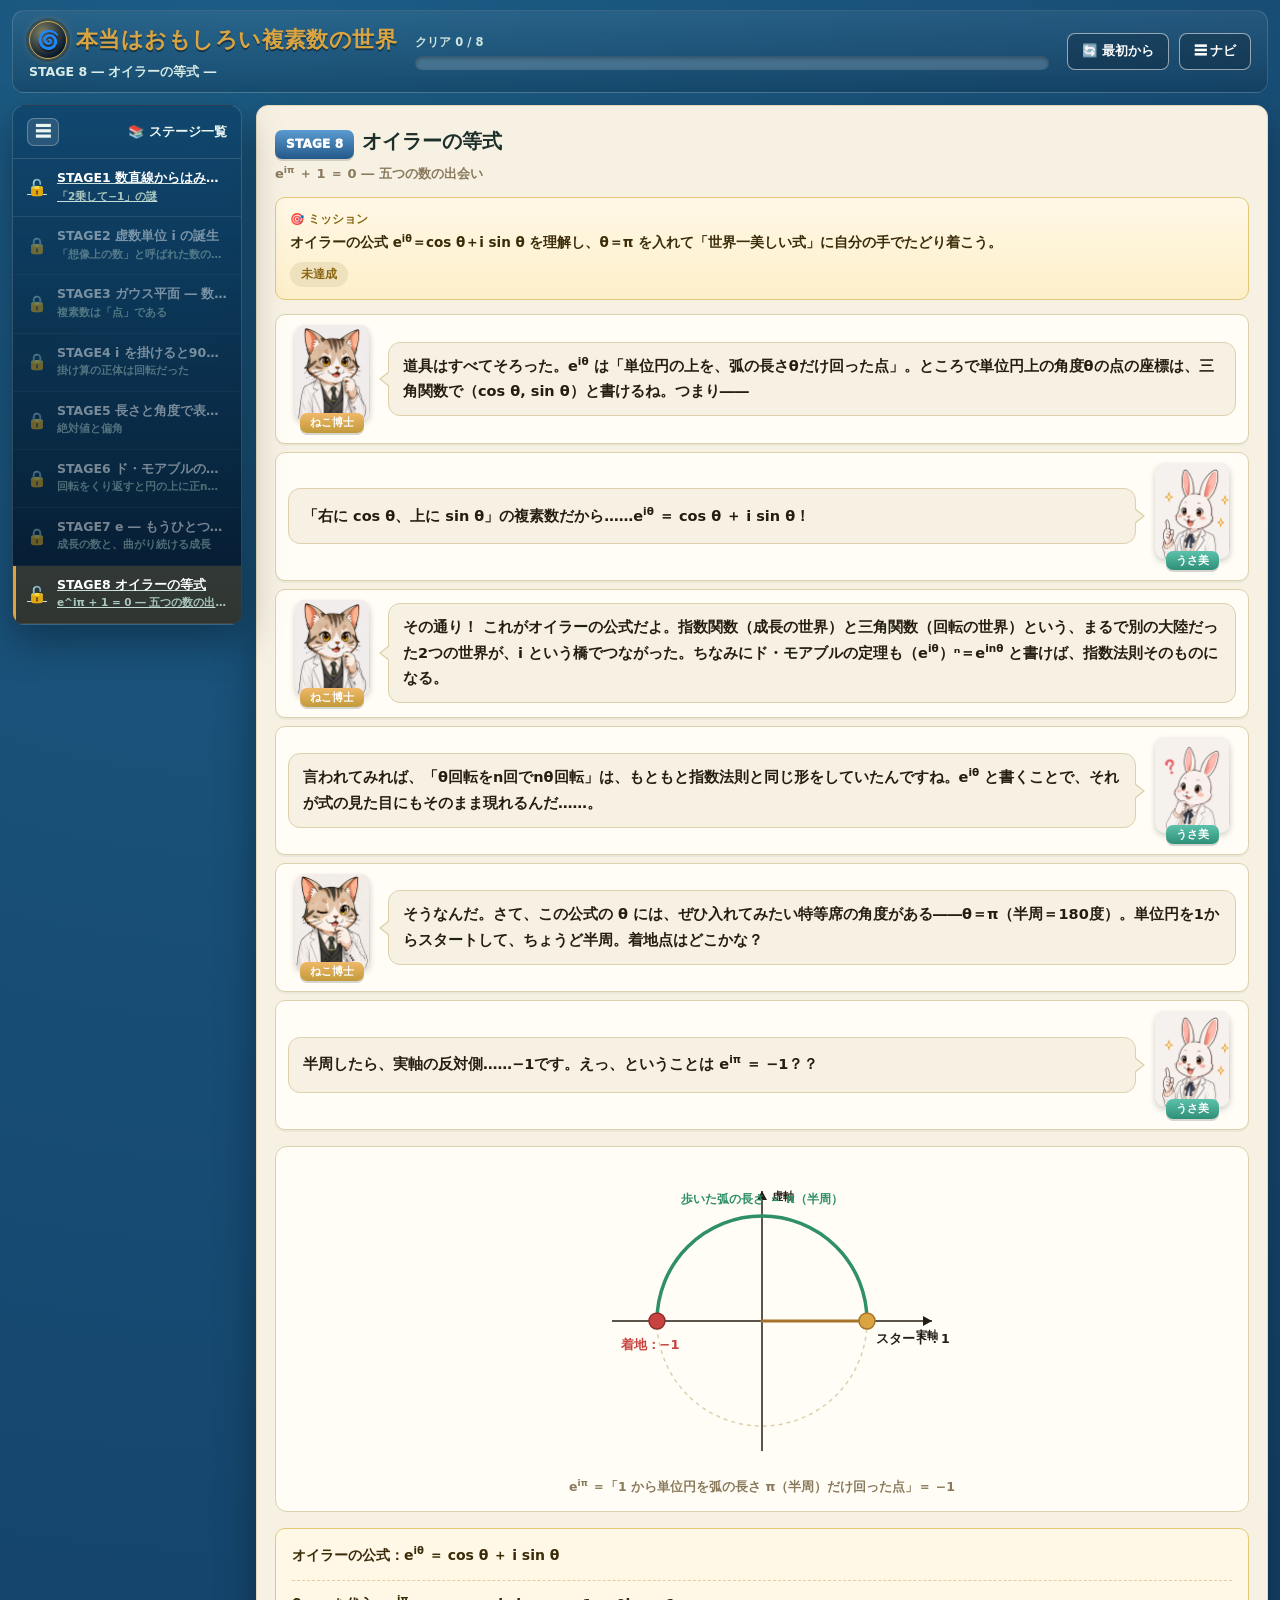
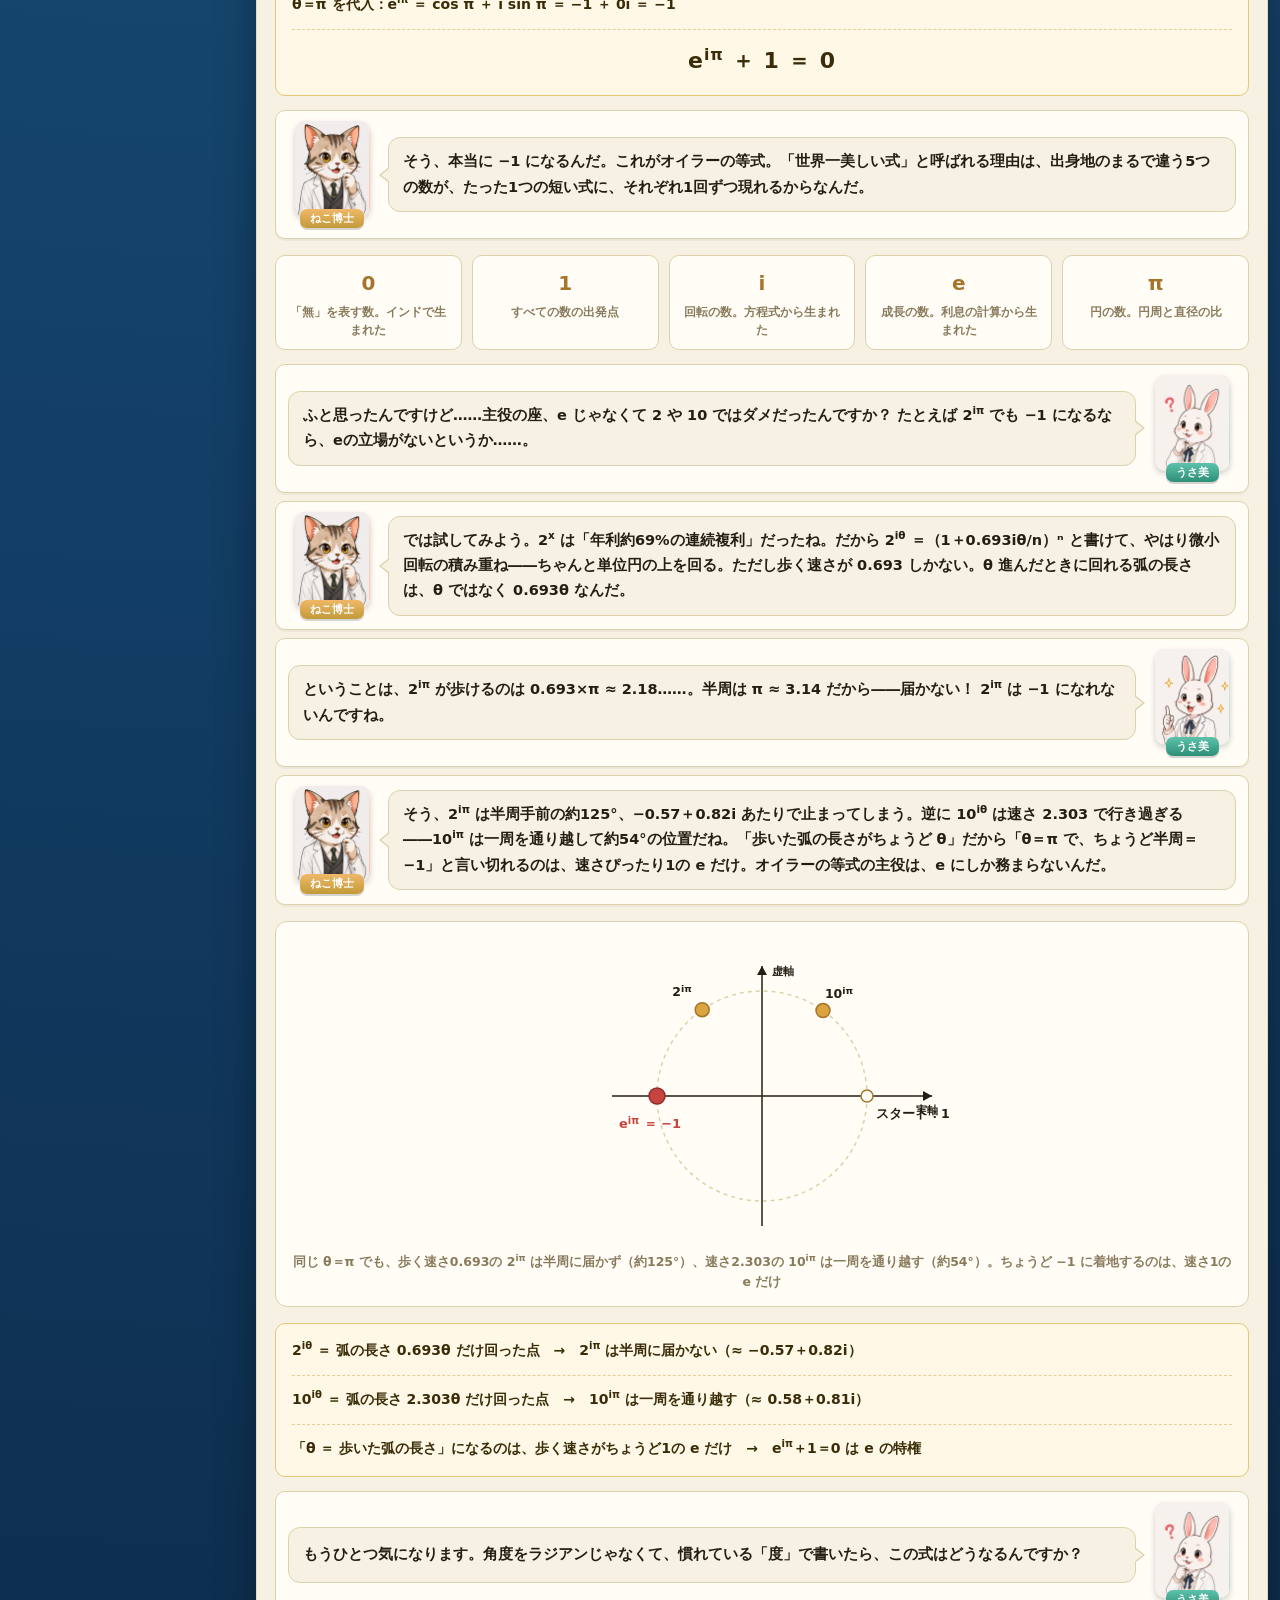
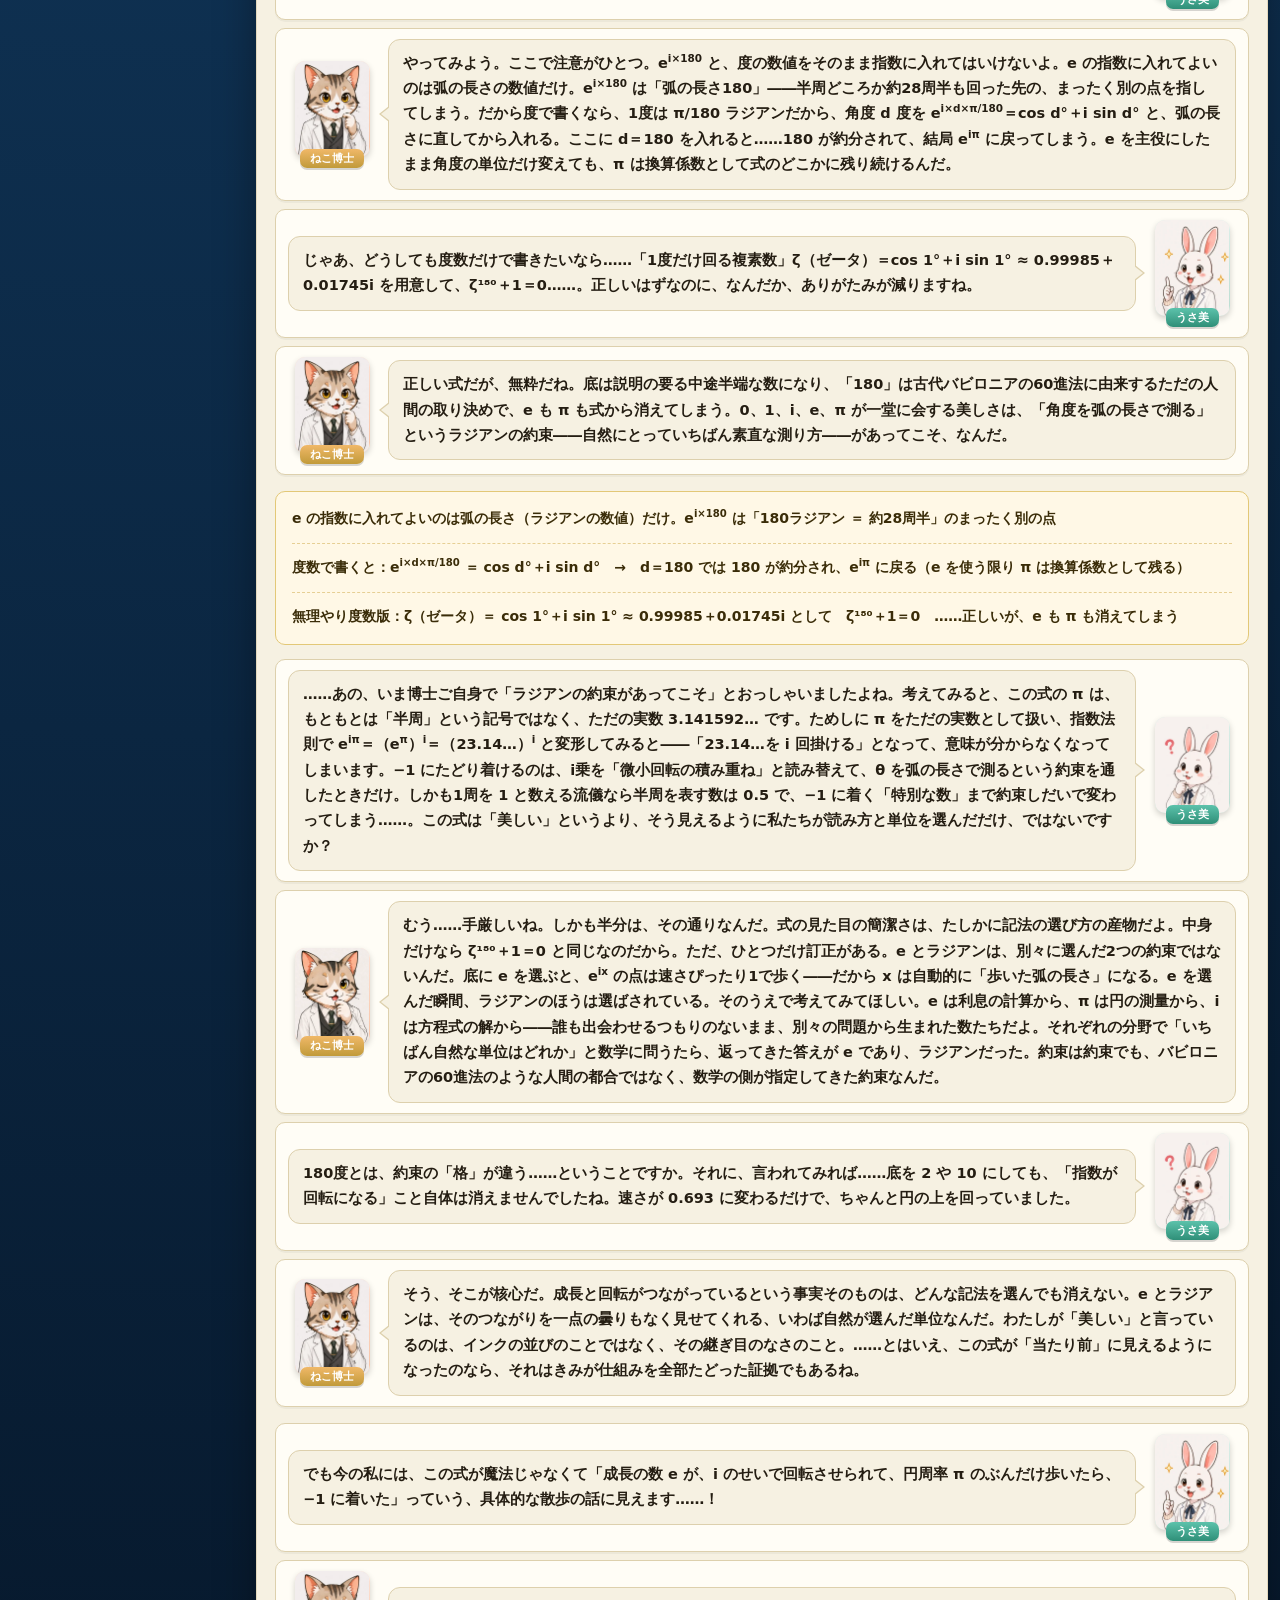
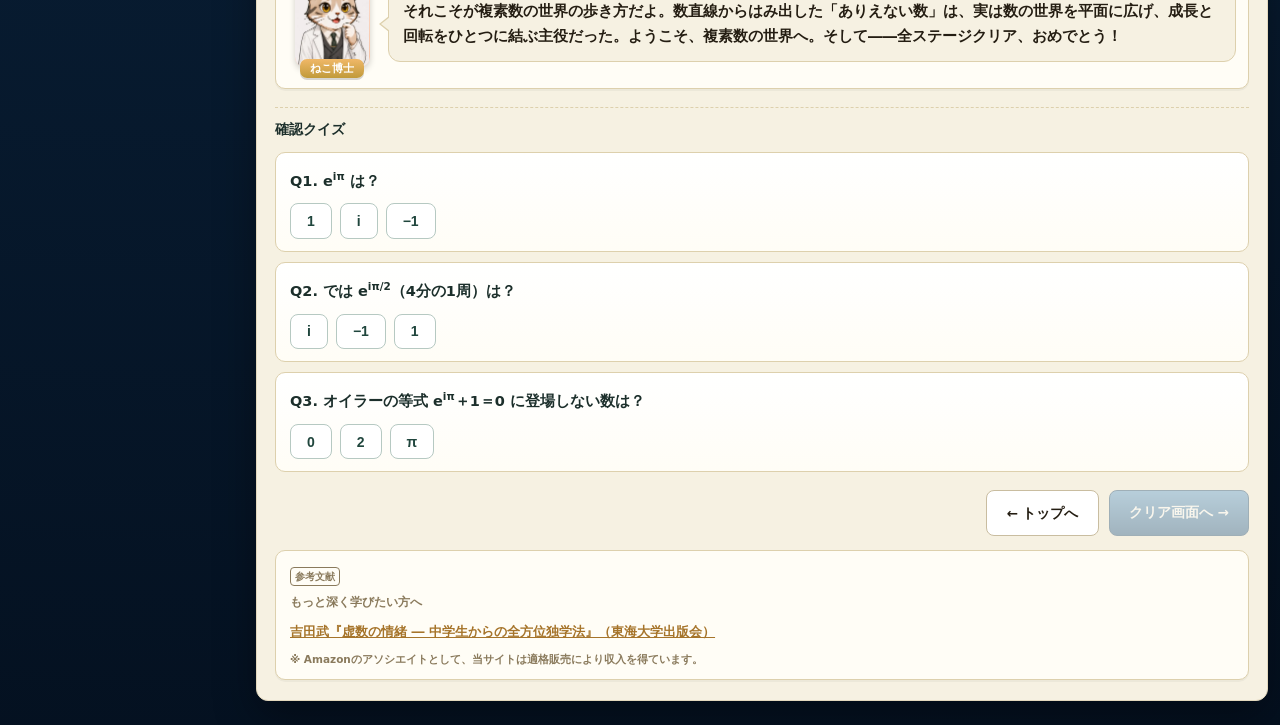
<file: stage8.html>
<!DOCTYPE html>
<html lang="ja">
<head>
<meta charset="UTF-8">
<meta name="viewport" content="width=device-width, initial-scale=1.0">
<meta name="theme-color" content="#123c63">
<!-- Google tag (gtag.js) -->
<script async src="https://www.googletagmanager.com/gtag/js?id=G-9RTQCP2HXM"></script>
<script>
  window.dataLayer = window.dataLayer || [];
  function gtag(){dataLayer.push(arguments);}
  gtag('js', new Date());
  gtag('config', 'G-9RTQCP2HXM');
</script>
<title>STAGE8 オイラーの等式 e^iπ＋1＝0 ― 本当はおもしろい複素数の世界</title>
<meta name="description" content="オイラーの公式 e^iθ=cosθ+i sinθ にθ=πを入れると、e^iπ+1=0。0、1、i、e、π――別々の場所で生まれた5つの数がひとつの式で出会う「世界一美しい式」にたどり着く最終ステージ。">
<link rel="canonical" href="https://complex-number.habatakijuku.com/stage8">
<meta property="og:type" content="article">
<meta property="og:site_name" content="本当はおもしろい複素数の世界">
<meta property="og:locale" content="ja_JP">
<meta property="og:title" content="STAGE8 オイラーの等式 e^iπ＋1＝0 ― 本当はおもしろい複素数の世界">
<meta property="og:description" content="0、1、i、e、π。5つの数がひとつの式で出会う「世界一美しい式」にたどり着く最終ステージ。">
<meta property="og:url" content="https://complex-number.habatakijuku.com/stage8">
<meta property="og:image" content="https://complex-number.habatakijuku.com/images/ogp.png">
<meta name="twitter:card" content="summary_large_image">
<link rel="icon" type="image/png" href="images/favicon.png">
<link rel="stylesheet" href="design-system.css">
<script type="application/ld+json">
[
  {
    "@context": "https://schema.org",
    "@type": "LearningResource",
    "name": "STAGE8 オイラーの等式 e^iπ＋1＝0",
    "description": "オイラーの公式 e^iθ=cosθ+i sinθ にθ=πを入れると、e^iπ+1=0。0、1、i、e、π――別々の場所で生まれた5つの数がひとつの式で出会う「世界一美しい式」にたどり着く最終ステージ。",
    "url": "https://complex-number.habatakijuku.com/stage8",
    "inLanguage": "ja",
    "isAccessibleForFree": true,
    "learningResourceType": "learning activity",
    "educationalLevel": "高校生以上（意欲のある中学生も歓迎）",
    "isPartOf": {
      "@type": "WebSite",
      "name": "本当はおもしろい複素数の世界",
      "url": "https://complex-number.habatakijuku.com/"
    },
    "author": {
      "@type": "Person",
      "name": "ruglerugle"
    }
  },
  {
    "@context": "https://schema.org",
    "@type": "BreadcrumbList",
    "itemListElement": [
      {
        "@type": "ListItem",
        "position": 1,
        "name": "本当はおもしろい複素数の世界",
        "item": "https://complex-number.habatakijuku.com/"
      },
      {
        "@type": "ListItem",
        "position": 2,
        "name": "STAGE8 オイラーの等式 e^iπ＋1＝0",
        "item": "https://complex-number.habatakijuku.com/stage8"
      }
    ]
  }
]
</script>
<style>
  .euler-svg .axis{stroke:var(--ink);stroke-width:1.5}
  .euler-svg .axis-label{fill:var(--ink);font-size:11px;font-weight:800}
  .euler-svg .circle{fill:none;stroke:var(--line);stroke-width:1.5;stroke-dasharray:4 4}
  .euler-svg .arc{fill:none;stroke:#2f8f65;stroke-width:3.5}
  .euler-svg .lbl-arc{fill:#2f8f65;font-size:12px;font-weight:850}
  .euler-svg .pt-start{fill:var(--paper2);stroke:var(--gold-dark);stroke-width:1.5}
  .euler-svg .pt-goal{fill:var(--ng);stroke:#8f2f2c;stroke-width:1.5}
  .euler-svg .pt-label{fill:var(--ink);font-size:12.5px;font-weight:900}
  .euler-svg .goal-label{fill:var(--ng);font-size:13px;font-weight:900}
  .euler-svg .hand{stroke:var(--gold-dark);stroke-width:3;stroke-linecap:round}
  .euler-svg .hand-dot{fill:var(--gold);stroke:var(--gold-dark);stroke-width:1.5}
  .euler-svg .walker{animation:half-turn 5s ease-in-out infinite}
  @keyframes half-turn{
    0%,12%{transform:rotate(0deg)}
    62%,100%{transform:rotate(-180deg)}
  }
  @media (prefers-reduced-motion:reduce){.euler-svg .walker{animation:none;transform:rotate(-180deg)}}
  .euler-formula{font-size:22px;text-align:center;letter-spacing:.04em}
  .five-nums{display:grid;grid-template-columns:repeat(auto-fit,minmax(150px,1fr));gap:10px;margin:14px 0}
  .five-num{background:var(--paper2);border:1px solid var(--line);border-radius:10px;padding:10px 12px;text-align:center}
  .five-num b{display:block;font-size:20px;color:var(--gold-dark)}
  .five-num span{font-size:11.5px;color:var(--muted);font-weight:700;line-height:1.5;display:block;margin-top:4px}
</style>
</head>
<body>
<div class="app-shell side-collapsed" id="app-shell">
  <header class="game-header">
    <div class="brand">
      <div class="brand-title"><a class="head-reset home-badge" href="index.html" title="トップへ" aria-label="トップへ">🌀</a> <span>本当はおもしろい複素数の世界</span></div>
      <div class="brand-sub">STAGE 8 ― オイラーの等式 ―</div>
    </div>
    <div class="head-progress-wrap">
      <div class="head-progress-label" id="progress-label">クリア 0 / 8</div>
      <div class="head-progress" role="progressbar" aria-label="クリア済みステージ数" aria-valuemin="0" aria-valuemax="8" aria-valuenow="0"><div class="head-progress-fill" id="progress-fill" style="width:0%"></div></div>
    </div>
    <div class="header-actions">
      <button class="head-reset" id="btn-reset-all">🔄 最初から</button>
      <button class="head-reset" id="head-nav-toggle" title="ステージ一覧の表示切替">☰ ナビ</button>
    </div>
  </header>

  <div class="game-layout">
    <div class="side-backdrop" id="side-backdrop"></div>
    <aside class="side-panel">
      <div class="side-head">
        <button class="side-toggle" id="sidebar-toggle" title="ステージ一覧の表示切替" aria-label="ステージ一覧の表示切替">☰</button>
        <span class="side-head-text">📚 ステージ一覧</span>
      </div>
      <div class="side-list" id="side-list"></div>
    </aside>

    <main class="main-area">
      <div class="chapter-head">
        <span class="chapter-badge">STAGE 8</span><span class="chapter-title">オイラーの等式</span>
        <div class="chapter-sub">e<sup>iπ</sup> ＋ 1 ＝ 0 ― 五つの数の出会い</div>
      </div>

      <div class="mission-box">
        <div class="mission-label">🎯 ミッション</div>
        <div class="mission-text">オイラーの公式 e<sup>iθ</sup>＝cos θ＋i sin θ を理解し、θ＝π を入れて「世界一美しい式」に自分の手でたどり着こう。</div>
        <span class="mission-status" id="mission-status">未達成</span>
      </div>

      <div class="dialogue-scene">
        <div class="dialog-row">
          <div class="dialog-character">
            <div class="dialog-avatar mentor"><img src="images/cat.webp" width="300" height="386" alt=""></div>
            <div class="dialog-name mentor">ねこ博士</div>
          </div>
          <div class="dialog-bubble">道具はすべてそろった。e<sup>iθ</sup> は「単位円の上を、弧の長さθだけ回った点」。ところで単位円上の角度θの点の座標は、三角関数で（cos θ, sin θ）と書けるね。つまり――</div>
        </div>
        <div class="dialog-row right">
          <div class="dialog-character">
            <div class="dialog-avatar student"><img src="images/rabbit.webp" width="300" height="386" alt=""></div>
            <div class="dialog-name student">うさ美</div>
          </div>
          <div class="dialog-bubble">「右に cos θ、上に sin θ」の複素数だから……<strong>e<sup>iθ</sup> ＝ cos θ ＋ i sin θ</strong>！</div>
        </div>
        <div class="dialog-row">
          <div class="dialog-character">
            <div class="dialog-avatar mentor"><img src="images/cat.webp" width="300" height="386" alt=""></div>
            <div class="dialog-name mentor">ねこ博士</div>
          </div>
          <div class="dialog-bubble">その通り！ これが<strong>オイラーの公式</strong>だよ。指数関数（成長の世界）と三角関数（回転の世界）という、まるで別の大陸だった2つの世界が、i という橋でつながった。ちなみにド・モアブルの定理も（e<sup>iθ</sup>）ⁿ＝e<sup>inθ</sup> と書けば、指数法則そのものになる。</div>
        </div>
        <div class="dialog-row right">
          <div class="dialog-character">
            <div class="dialog-avatar student"><img src="images/rabbitThink.webp" width="300" height="386" alt=""></div>
            <div class="dialog-name student">うさ美</div>
          </div>
          <div class="dialog-bubble">言われてみれば、「θ回転をn回でnθ回転」は、もともと指数法則と同じ形をしていたんですね。e<sup>iθ</sup> と書くことで、それが式の見た目にもそのまま現れるんだ……。</div>
        </div>
        <div class="dialog-row">
          <div class="dialog-character">
            <div class="dialog-avatar mentor"><img src="images/catThink.webp" width="300" height="386" alt=""></div>
            <div class="dialog-name mentor">ねこ博士</div>
          </div>
          <div class="dialog-bubble">そうなんだ。さて、この公式の θ には、ぜひ入れてみたい<strong>特等席の角度</strong>がある――<strong>θ＝π（半周＝180度）</strong>。単位円を1からスタートして、ちょうど半周。着地点はどこかな？</div>
        </div>
        <div class="dialog-row right">
          <div class="dialog-character">
            <div class="dialog-avatar student"><img src="images/rabbit.webp" width="300" height="386" alt=""></div>
            <div class="dialog-name student">うさ美</div>
          </div>
          <div class="dialog-bubble">半周したら、実軸の反対側……<strong>−1</strong>です。えっ、ということは <strong>e<sup>iπ</sup> ＝ −1</strong>？？</div>
        </div>
      </div>

      <div class="diagram-box">
        <svg class="euler-svg" viewBox="0 0 460 300" width="100%" role="img" aria-label="単位円上を1からスタートした点が半周（弧の長さπ）だけ回り、−1に着地するアニメーション">
          <!-- center (230,160), r=105 -->
          <circle class="circle" cx="230" cy="160" r="105"></circle>
          <line class="axis" x1="80" y1="160" x2="400" y2="160"></line>
          <polygon points="400,160 391,155 391,165" fill="var(--ink)"></polygon>
          <line class="axis" x1="230" y1="290" x2="230" y2="30"></line>
          <polygon points="230,30 225,39 235,39" fill="var(--ink)"></polygon>
          <text class="axis-label" x="384" y="178">実軸</text>
          <text class="axis-label" x="240" y="39">虚軸</text>
          <path class="arc" d="M 335 160 A 105 105 0 0 0 125 160"></path>
          <text class="lbl-arc" x="230" y="42" text-anchor="middle">歩いた弧の長さ ＝ π（半周）</text>
          <circle class="pt-start" cx="335" cy="160" r="6"></circle>
          <text class="pt-label" x="344" y="182">スタート：1</text>
          <circle class="pt-goal" cx="125" cy="160" r="8"></circle>
          <text class="goal-label" x="118" y="188" text-anchor="middle">着地：−1</text>
          <g class="walker" style="transform-origin:230px 160px">
            <line class="hand" x1="230" y1="160" x2="335" y2="160"></line>
            <circle class="hand-dot" cx="335" cy="160" r="8"></circle>
          </g>
        </svg>
        <div class="diagram-caption">e<sup>iπ</sup> ＝「1 から単位円を弧の長さ π（半周）だけ回った点」＝ −1</div>
      </div>

      <div class="formula-box">
        <span class="step">オイラーの公式：e<sup>iθ</sup> ＝ cos θ ＋ i sin θ</span>
        <span class="step">θ＝π を代入：e<sup>iπ</sup> ＝ cos π ＋ i sin π ＝ −1 ＋ 0i ＝ −1</span>
        <span class="step euler-formula"><strong>e<sup>iπ</sup> ＋ 1 ＝ 0</strong></span>
      </div>

      <div class="dialogue-scene">
        <div class="dialog-row">
          <div class="dialog-character">
            <div class="dialog-avatar mentor"><img src="images/cat.webp" width="300" height="386" alt=""></div>
            <div class="dialog-name mentor">ねこ博士</div>
          </div>
          <div class="dialog-bubble">そう、本当に −1 になるんだ。これが<strong>オイラーの等式</strong>。「世界一美しい式」と呼ばれる理由は、出身地のまるで違う5つの数が、たった1つの短い式に、それぞれ1回ずつ現れるからなんだ。</div>
        </div>
      </div>

      <div class="five-nums">
        <div class="five-num"><b>0</b><span>「無」を表す数。インドで生まれた</span></div>
        <div class="five-num"><b>1</b><span>すべての数の出発点</span></div>
        <div class="five-num"><b>i</b><span>回転の数。方程式から生まれた</span></div>
        <div class="five-num"><b>e</b><span>成長の数。利息の計算から生まれた</span></div>
        <div class="five-num"><b>π</b><span>円の数。円周と直径の比</span></div>
      </div>

      <div class="dialogue-scene">
        <div class="dialog-row right">
          <div class="dialog-character">
            <div class="dialog-avatar student"><img src="images/rabbitThink.webp" width="300" height="386" alt=""></div>
            <div class="dialog-name student">うさ美</div>
          </div>
          <div class="dialog-bubble">ふと思ったんですけど……主役の座、e じゃなくて 2 や 10 ではダメだったんですか？ たとえば 2<sup>iπ</sup> でも −1 になるなら、eの立場がないというか……。</div>
        </div>
        <div class="dialog-row">
          <div class="dialog-character">
            <div class="dialog-avatar mentor"><img src="images/cat.webp" width="300" height="386" alt=""></div>
            <div class="dialog-name mentor">ねこ博士</div>
          </div>
          <div class="dialog-bubble">では試してみよう。2<sup>x</sup> は「年利約69%の連続複利」だったね。だから 2<sup>iθ</sup> ＝（1＋0.693iθ/n）ⁿ と書けて、やはり微小回転の積み重ね――ちゃんと単位円の上を回る。ただし<strong>歩く速さが 0.693</strong> しかない。θ 進んだときに回れる弧の長さは、θ ではなく 0.693θ なんだ。</div>
        </div>
        <div class="dialog-row right">
          <div class="dialog-character">
            <div class="dialog-avatar student"><img src="images/rabbit.webp" width="300" height="386" alt=""></div>
            <div class="dialog-name student">うさ美</div>
          </div>
          <div class="dialog-bubble">ということは、2<sup>iπ</sup> が歩けるのは 0.693×π ≈ 2.18……。半周は π ≈ 3.14 だから――<strong>届かない</strong>！ 2<sup>iπ</sup> は −1 になれないんですね。</div>
        </div>
        <div class="dialog-row">
          <div class="dialog-character">
            <div class="dialog-avatar mentor"><img src="images/cat.webp" width="300" height="386" alt=""></div>
            <div class="dialog-name mentor">ねこ博士</div>
          </div>
          <div class="dialog-bubble">そう、2<sup>iπ</sup> は半周手前の約125°、−0.57＋0.82i あたりで止まってしまう。逆に 10<sup>iθ</sup> は速さ 2.303 で<strong>行き過ぎる</strong>――10<sup>iπ</sup> は一周を通り越して約54°の位置だね。「歩いた弧の長さがちょうど θ」だから「θ＝π で、ちょうど半周＝−1」と言い切れるのは、<strong>速さぴったり1の e だけ</strong>。オイラーの等式の主役は、e にしか務まらないんだ。</div>
        </div>
      </div>

      <div class="diagram-box">
        <svg class="euler-svg" viewBox="0 0 460 300" width="100%" role="img" aria-label="単位円上のe^iπ、2^iπ、10^iπの位置。e^iπだけがちょうど半周の−1に着地し、2^iπは半周の手前、10^iπは一周を通り越した位置になる">
          <circle class="circle" cx="230" cy="160" r="105"></circle>
          <line class="axis" x1="80" y1="160" x2="400" y2="160"></line>
          <polygon points="400,160 391,155 391,165" fill="var(--ink)"></polygon>
          <line class="axis" x1="230" y1="290" x2="230" y2="30"></line>
          <polygon points="230,30 225,39 235,39" fill="var(--ink)"></polygon>
          <text class="axis-label" x="384" y="178">実軸</text>
          <text class="axis-label" x="240" y="39">虚軸</text>
          <circle class="pt-start" cx="335" cy="160" r="6"></circle>
          <text class="pt-label" x="344" y="182">スタート：1</text>
          <circle class="pt-goal" cx="125" cy="160" r="8"></circle>
          <text class="goal-label" x="118" y="192" text-anchor="middle">e<tspan dy="-4" font-size="10">iπ</tspan><tspan dy="4"> ＝ −1</tspan></text>
          <circle class="hand-dot" cx="170.2" cy="73.7" r="7"></circle>
          <text class="pt-label" x="150" y="60" text-anchor="middle">2<tspan dy="-4" font-size="9.5">iπ</tspan></text>
          <circle class="hand-dot" cx="291" cy="74.6" r="7"></circle>
          <text class="pt-label" x="307" y="62" text-anchor="middle">10<tspan dy="-4" font-size="9.5">iπ</tspan></text>
        </svg>
        <div class="diagram-caption">同じ θ＝π でも、歩く速さ0.693の 2<sup>iπ</sup> は半周に届かず（約125°）、速さ2.303の 10<sup>iπ</sup> は一周を通り越す（約54°）。ちょうど −1 に着地するのは、速さ1の e だけ</div>
      </div>

      <div class="formula-box">
        <span class="step">2<sup>iθ</sup> ＝ 弧の長さ 0.693θ だけ回った点　→　2<sup>iπ</sup> は半周に届かない（≈ −0.57＋0.82i）</span>
        <span class="step">10<sup>iθ</sup> ＝ 弧の長さ 2.303θ だけ回った点　→　10<sup>iπ</sup> は一周を通り越す（≈ 0.58＋0.81i）</span>
        <span class="step">「θ ＝ 歩いた弧の長さ」になるのは、歩く速さがちょうど1の e だけ　→　e<sup>iπ</sup>＋1＝0 は e の特権</span>
      </div>

      <div class="dialogue-scene">
        <div class="dialog-row right">
          <div class="dialog-character">
            <div class="dialog-avatar student"><img src="images/rabbitThink.webp" width="300" height="386" alt=""></div>
            <div class="dialog-name student">うさ美</div>
          </div>
          <div class="dialog-bubble">もうひとつ気になります。角度をラジアンじゃなくて、慣れている「度」で書いたら、この式はどうなるんですか？</div>
        </div>
        <div class="dialog-row">
          <div class="dialog-character">
            <div class="dialog-avatar mentor"><img src="images/cat.webp" width="300" height="386" alt=""></div>
            <div class="dialog-name mentor">ねこ博士</div>
          </div>
          <div class="dialog-bubble">やってみよう。ここで注意がひとつ。e<sup>i×180</sup> と、<strong>度の数値をそのまま指数に入れてはいけない</strong>よ。e の指数に入れてよいのは<strong>弧の長さの数値だけ</strong>。e<sup>i×180</sup> は「弧の長さ180」――半周どころか約28周半も回った先の、まったく別の点を指してしまう。だから度で書くなら、1度は π/180 ラジアンだから、角度 d 度を <strong>e<sup>i×d×π/180</sup>＝cos d°＋i sin d°</strong> と、弧の長さに直してから入れる。ここに d＝180 を入れると……180 が約分されて、結局 e<sup>iπ</sup> に戻ってしまう。<strong>e を主役にしたまま角度の単位だけ変えても、π は換算係数として式のどこかに残り続ける</strong>んだ。</div>
        </div>
        <div class="dialog-row right">
          <div class="dialog-character">
            <div class="dialog-avatar student"><img src="images/rabbit.webp" width="300" height="386" alt=""></div>
            <div class="dialog-name student">うさ美</div>
          </div>
          <div class="dialog-bubble">じゃあ、どうしても度数だけで書きたいなら……「1度だけ回る複素数」ζ（ゼータ）＝cos 1°＋i sin 1° ≈ 0.99985＋0.01745i を用意して、<strong>ζ¹⁸⁰＋1＝0</strong>……。正しいはずなのに、なんだか、ありがたみが減りますね。</div>
        </div>
        <div class="dialog-row">
          <div class="dialog-character">
            <div class="dialog-avatar mentor"><img src="images/cat.webp" width="300" height="386" alt=""></div>
            <div class="dialog-name mentor">ねこ博士</div>
          </div>
          <div class="dialog-bubble">正しい式だが、無粋だね。底は説明の要る中途半端な数になり、「180」は古代バビロニアの60進法に由来する<strong>ただの人間の取り決め</strong>で、e も π も式から消えてしまう。0、1、i、e、π が一堂に会する美しさは、<strong>「角度を弧の長さで測る」というラジアンの約束</strong>――自然にとっていちばん素直な測り方――があってこそ、なんだ。</div>
        </div>
      </div>

      <div class="formula-box">
        <span class="step">e の指数に入れてよいのは弧の長さ（ラジアンの数値）だけ。e<sup>i×180</sup> は「180ラジアン ＝ 約28周半」のまったく別の点</span>
        <span class="step">度数で書くと：e<sup>i×d×π/180</sup> ＝ cos d°＋i sin d°　→　d＝180 では 180 が約分され、e<sup>iπ</sup> に戻る（e を使う限り π は換算係数として残る）</span>
        <span class="step">無理やり度数版：ζ（ゼータ）＝ cos 1°＋i sin 1° ≈ 0.99985＋0.01745i として　ζ¹⁸⁰＋1＝0　……正しいが、e も π も消えてしまう</span>
      </div>

      <div class="dialogue-scene">
        <div class="dialog-row right">
          <div class="dialog-character">
            <div class="dialog-avatar student"><img src="images/rabbitThink.webp" width="300" height="386" alt=""></div>
            <div class="dialog-name student">うさ美</div>
          </div>
          <div class="dialog-bubble">……あの、いま博士ご自身で<strong>「ラジアンの約束があってこそ」</strong>とおっしゃいましたよね。考えてみると、この式の π は、もともとは「半周」という記号ではなく、ただの実数 <strong>3.141592…</strong> です。ためしに π をただの実数として扱い、指数法則で e<sup>iπ</sup>＝（e<sup>π</sup>）<sup>i</sup>＝（23.14…）<sup>i</sup> と変形してみると――「23.14…を <strong>i 回掛ける</strong>」となって、意味が分からなくなってしまいます。−1 にたどり着けるのは、i乗を「微小回転の積み重ね」と読み替えて、<strong>θ を弧の長さで測るという約束</strong>を通したときだけ。しかも1周を 1 と数える流儀なら半周を表す数は 0.5 で、<strong>−1 に着く「特別な数」まで約束しだいで変わってしまう</strong>……。この式は「美しい」というより、そう見えるように私たちが<strong>読み方と単位を選んだだけ</strong>、ではないですか？</div>
        </div>
        <div class="dialog-row">
          <div class="dialog-character">
            <div class="dialog-avatar mentor"><img src="images/catThink.webp" width="300" height="386" alt=""></div>
            <div class="dialog-name mentor">ねこ博士</div>
          </div>
          <div class="dialog-bubble">むう……手厳しいね。しかも半分は、その通りなんだ。<strong>式の見た目の簡潔さは、たしかに記法の選び方の産物</strong>だよ。中身だけなら ζ¹⁸⁰＋1＝0 と同じなのだから。ただ、ひとつだけ訂正がある。e とラジアンは、<strong>別々に選んだ2つの約束ではない</strong>んだ。底に e を選ぶと、e<sup>ix</sup> の点は速さぴったり1で歩く――だから x は<strong>自動的に「歩いた弧の長さ」になる</strong>。e を選んだ瞬間、ラジアンのほうは選ばされている。そのうえで考えてみてほしい。e は利息の計算から、π は円の測量から、i は方程式の解から――<strong>誰も出会わせるつもりのないまま、別々の問題から生まれた数たち</strong>だよ。それぞれの分野で「いちばん自然な単位はどれか」と数学に問うたら、返ってきた答えが e であり、ラジアンだった。約束は約束でも、バビロニアの60進法のような<strong>人間の都合</strong>ではなく、<strong>数学の側が指定してきた約束</strong>なんだ。</div>
        </div>
        <div class="dialog-row right">
          <div class="dialog-character">
            <div class="dialog-avatar student"><img src="images/rabbitThink.webp" width="300" height="386" alt=""></div>
            <div class="dialog-name student">うさ美</div>
          </div>
          <div class="dialog-bubble">180度とは、約束の「格」が違う……ということですか。それに、言われてみれば……底を 2 や 10 にしても、<strong>「指数が回転になる」こと自体は消えません</strong>でしたね。速さが 0.693 に変わるだけで、ちゃんと円の上を回っていました。</div>
        </div>
        <div class="dialog-row">
          <div class="dialog-character">
            <div class="dialog-avatar mentor"><img src="images/cat.webp" width="300" height="386" alt=""></div>
            <div class="dialog-name mentor">ねこ博士</div>
          </div>
          <div class="dialog-bubble">そう、そこが核心だ。<strong>成長と回転がつながっているという事実そのものは、どんな記法を選んでも消えない</strong>。e とラジアンは、そのつながりを一点の曇りもなく見せてくれる、いわば自然が選んだ単位なんだ。わたしが「美しい」と言っているのは、インクの並びのことではなく、その<strong>継ぎ目のなさ</strong>のこと。……とはいえ、この式が「当たり前」に見えるようになったのなら、それはきみが仕組みを全部たどった証拠でもあるね。</div>
        </div>
      </div>

      <div class="dialogue-scene">
        <div class="dialog-row right">
          <div class="dialog-character">
            <div class="dialog-avatar student"><img src="images/rabbit.webp" width="300" height="386" alt=""></div>
            <div class="dialog-name student">うさ美</div>
          </div>
          <div class="dialog-bubble">でも今の私には、この式が魔法じゃなくて<strong>「成長の数 e が、i のせいで回転させられて、円周率 π のぶんだけ歩いたら、−1 に着いた」</strong>っていう、具体的な散歩の話に見えます……！</div>
        </div>
        <div class="dialog-row">
          <div class="dialog-character">
            <div class="dialog-avatar mentor"><img src="images/cat.webp" width="300" height="386" alt=""></div>
            <div class="dialog-name mentor">ねこ博士</div>
          </div>
          <div class="dialog-bubble">それこそが複素数の世界の歩き方だよ。数直線からはみ出した「ありえない数」は、実は数の世界を平面に広げ、成長と回転をひとつに結ぶ主役だった。ようこそ、複素数の世界へ。そして――全ステージクリア、おめでとう！</div>
        </div>
      </div>

      <div class="quiz-head">確認クイズ</div>
      <div class="quiz-card" data-quiz data-answer="3">
        <p class="quiz-q">Q1. e<sup>iπ</sup> は？</p>
        <div class="choice-list">
          <button class="choice-btn">1</button>
          <button class="choice-btn">i</button>
          <button class="choice-btn">−1</button>
        </div>
        <div class="quiz-explain" hidden>正解！ 1から単位円を半周（弧の長さπ）歩くと−1に着く。だから e<sup>iπ</sup>＝−1、移項して e<sup>iπ</sup>＋1＝0。</div>
      </div>

      <div class="quiz-card" data-quiz data-answer="1">
        <p class="quiz-q">Q2. では e<sup>iπ/2</sup>（4分の1周）は？</p>
        <div class="choice-list">
          <button class="choice-btn">i</button>
          <button class="choice-btn">−1</button>
          <button class="choice-btn">1</button>
        </div>
        <div class="quiz-explain" hidden>正解！ 1から4分の1周（90度）回ると虚軸の上、つまり i。ステージ4の「×i＝90度回転」とぴったりつながる。</div>
      </div>

      <div class="quiz-card" data-quiz data-answer="2">
        <p class="quiz-q">Q3. オイラーの等式 e<sup>iπ</sup>＋1＝0 に<strong>登場しない</strong>数は？</p>
        <div class="choice-list">
          <button class="choice-btn">0</button>
          <button class="choice-btn">2</button>
          <button class="choice-btn">π</button>
        </div>
        <div class="quiz-explain" hidden>正解！ 登場するのは 0、1、i、e、π の5つだけ。足し算・掛け算（累乗）・等号も1回ずつ。これ以上ないほど無駄のない式だ。</div>
      </div>

      <div class="stage-nav">
        <a class="btn" href="index.html">← トップへ</a>
        <button class="btn btn-primary" id="btn-next" disabled>クリア画面へ →</button>
      </div>

      <div id="book-recommend"></div>
    </main>
  </div>
</div>

<script src="js/progress.js"></script>
<script>CQ.initStagePage(8);</script>
<script src="https://my.habatakijuku.com/sync.js" defer></script>
</body>
</html>
</file>
<file: design-system.css>
/* ============================================================
   QUEST TEMPLATE — design system
   フェルト×クリーム紙×ゴールドを基調にした、学習クエスト系サイトの
   見た目だけを抜き出した共通デザインシステム。
   クイズ判定・進捗管理・ダイアログ内容などのロジックは含まない。
   色を変えたいときは :root の変数だけ差し替えればOK。
   ============================================================ */

*,*::before,*::after{box-sizing:border-box;margin:0;padding:0}
html{-webkit-text-size-adjust:100%;text-size-adjust:100%;scroll-behavior:smooth}
html,body{max-width:100vw;overflow-x:hidden}

:root{
  /* ベース配色（複素平面カラー：深い青の海×ゴールド）。差し替えればテーマが丸ごと変わる */
  --bg1:#123c63;--bg2:#1c5c85;--bg3:#04101f;
  --paper:#f6f1e2;--paper2:#fffdf6;--ink:#241d12;--muted:#8a7a5c;--line:#ddd0ad;
  --gold:#d9a441;--gold-dark:#a6742a;--gold-light:#f3d99a;
  --felt:#155078;--felt-dark:#082238;
  --ok:#2f9e5c;--ok-bg:#e6f5ec;--ok-bd:#8fd1ab;
  --ng:#c8433f;--ng-bg:#fbe9e8;--ng-bd:#e79a97;
  --shadow:0 16px 40px rgba(0,0,0,.35);
  --r:10px;--r-lg:16px;
  --f:system-ui,-apple-system,"Hiragino Sans","Yu Gothic",sans-serif;
}

body{
  font-family:var(--f);color:var(--ink);font-weight:600;min-height:100vh;line-height:1.7;
  background:radial-gradient(circle at 20% 0%,var(--bg2) 0,var(--bg1) 40%,var(--bg3) 100%);
}
a{color:inherit}
button,a{-webkit-tap-highlight-color:transparent}

/* ==========================================================
   1. ページ共通シェル（内側ページ：ヘッダー＋サイドバー＋メイン）
   ========================================================== */
.app-shell{min-height:100vh;display:flex;flex-direction:column;gap:12px;padding:10px 12px 24px}

/* ヘッダー */
.game-header{display:flex;align-items:center;gap:18px;flex-wrap:wrap;color:#fff;padding:10px 16px;
  background:linear-gradient(180deg,rgba(255,255,255,.06),rgba(0,0,0,.14));border-radius:12px;border:1px solid rgba(255,255,255,.15)}
.brand{display:flex;flex-direction:column;gap:2px;min-width:220px}
/* brand-title の中にホームバッジ(アイコン)を入れると、それ自体がトップへ戻るボタンになる */
.brand-title{display:flex;align-items:center;gap:9px;font-size:22px;font-weight:950;letter-spacing:.02em;color:var(--gold);text-shadow:0 2px 0 rgba(0,0,0,.4)}
.brand-sub{font-size:12.5px;font-weight:800;color:#d9ece7}
.head-progress-wrap{flex:1;min-width:160px;display:flex;flex-direction:column;gap:4px}
.head-progress-label{font-size:11.5px;color:#cfe4de;font-weight:800}
.head-progress{height:14px;background:rgba(255,255,255,.18);border-radius:999px;overflow:hidden;box-shadow:inset 0 2px 4px rgba(0,0,0,.3)}
.head-progress-fill{height:100%;width:0;background:linear-gradient(90deg,#cfe2f3,#24598a);border-radius:999px;transition:width .4s}
.head-reset{padding:9px 14px;border:1.5px solid rgba(255,255,255,.55);border-radius:8px;background:rgba(0,0,0,.2);color:#fff;font-size:12.5px;font-weight:800;cursor:pointer;white-space:nowrap}
.head-reset:hover{background:rgba(255,255,255,.12)}
a.head-reset{text-decoration:none;display:inline-flex;align-items:center}
/* 円形バッジ（ブランドアイコン兼トップへ戻るボタン） */
.head-reset.home-badge{width:38px;height:38px;flex-shrink:0;padding:0;border-radius:50%;justify-content:center;background:radial-gradient(circle at 35% 30%, rgba(217,164,65,.5), rgba(6,24,44,1) 75%);border:1.5px solid var(--gold);box-shadow:0 0 0 3px rgba(0,0,0,.25),0 0 10px -2px var(--gold);font-size:18px}
.head-reset.home-badge:hover{box-shadow:0 0 0 3px rgba(0,0,0,.25),0 0 16px 0 var(--gold);background:rgba(0,0,0,.12);transform:translateY(-2px) scale(1.07)}
.header-actions{display:flex;align-items:center;gap:10px;margin-left:auto;flex-shrink:0}

/* レイアウト（サイドバー折りたたみ対応のオフキャンバス方式） */
.game-layout{display:grid;grid-template-columns:230px minmax(0,1fr);gap:14px;align-items:start;transition:grid-template-columns .25s ease}
.side-backdrop{display:none}

/* サイドバー */
.side-panel{background:linear-gradient(180deg,rgba(16,70,110,.92),rgba(4,22,40,.95));border:1px solid rgba(255,255,255,.16);
  border-radius:12px;box-shadow:var(--shadow);overflow:hidden;position:sticky;top:10px;transition:width .25s ease}
.side-head{padding:12px 14px;font-size:13px;font-weight:900;color:#eaf6f2;border-bottom:1px solid rgba(255,255,255,.14);
  display:flex;align-items:center;gap:8px;min-height:20px}
.side-head-text{white-space:nowrap}
.side-toggle{width:32px;height:28px;border:1px solid rgba(255,255,255,.28);border-radius:7px;background:rgba(255,255,255,.10);
  color:#eaf6f2;font-weight:950;font-size:16px;cursor:pointer;line-height:1;flex-shrink:0}
.side-list{display:flex;flex-direction:column}
.side-item{display:flex;align-items:center;gap:10px;padding:11px 14px;border-bottom:1px solid rgba(255,255,255,.09);
  color:#c8ded7;cursor:pointer;user-select:none;touch-action:manipulation;min-width:0}
.side-item:hover{background:rgba(255,255,255,.06)}
.side-item.active{background:rgba(217,164,65,.2);box-shadow:inset 3px 0 0 var(--gold)}
.side-item.locked{opacity:.45;cursor:not-allowed}
.side-icon{font-size:16px;width:20px;text-align:center;flex-shrink:0}
.side-text{min-width:0}
.side-main{font-size:12.5px;font-weight:900;line-height:1.3;color:#fff;white-space:nowrap;overflow:hidden;text-overflow:ellipsis}
.side-sub{font-size:10.5px;color:#a9c7be;margin-top:1px;white-space:nowrap;overflow:hidden;text-overflow:ellipsis}

.app-shell.side-collapsed .game-layout{grid-template-columns:64px minmax(0,1fr)}
.app-shell.side-collapsed .side-panel{width:64px}
.app-shell.side-collapsed .side-head{justify-content:center;padding:8px 6px}
.app-shell.side-collapsed .side-head-text{display:none}
.app-shell.side-collapsed .side-item{justify-content:center;padding:11px 6px}
.app-shell.side-collapsed .side-item .side-text{display:none}

@media(min-width:901px){
  .app-shell.side-collapsed .game-layout{grid-template-columns:230px minmax(0,1fr) !important}
  .app-shell.side-collapsed .side-panel{width:auto !important}
  .app-shell.side-collapsed .side-head{justify-content:space-between !important;padding:12px 14px !important}
  .app-shell.side-collapsed .side-head-text{display:block !important}
  .app-shell.side-collapsed .side-item{justify-content:flex-start !important;padding:11px 14px !important}
  .app-shell.side-collapsed .side-item .side-text{display:block !important}
}
@media(max-width:900px){
  .game-layout{grid-template-columns:64px minmax(0,1fr);gap:8px}
  .app-shell:not(.side-collapsed) .game-layout{grid-template-columns:210px minmax(0,1fr)}
  .side-panel{position:sticky;top:8px}
}
@media(max-width:700px){
  .game-layout{grid-template-columns:1fr}
  .app-shell.side-collapsed .game-layout,
  .app-shell:not(.side-collapsed) .game-layout{grid-template-columns:1fr}
  .side-panel{position:fixed;top:0;left:0;width:min(82vw,300px);height:100vh;height:100dvh;
    border-radius:0;transform:translateX(-100%);transition:transform .25s ease;
    box-shadow:10px 0 30px rgba(0,0,0,.45);overflow-y:auto;z-index:80}
  .app-shell.side-collapsed .side-panel{transform:translateX(-100%)}
  .app-shell:not(.side-collapsed) .side-panel{transform:translateX(0)}
  .side-backdrop{display:none;position:fixed;inset:0;background:rgba(6,12,18,.55);z-index:70}
  .app-shell:not(.side-collapsed) .side-backdrop{display:block}
  .game-header{padding:8px 12px}
}

/* メインエリア */
.main-area{background:var(--paper);border:1px solid #e3d8bd;border-radius:12px;padding:18px 18px 20px;box-shadow:var(--shadow);min-height:520px;min-width:0}
.chapter-head{margin-bottom:12px}
.chapter-badge{display:inline-block;background:linear-gradient(#5b9bd0,#24598a);color:#fff;border-radius:7px;
  padding:4px 11px;font-size:12px;font-weight:950;letter-spacing:.02em;margin-right:8px;box-shadow:0 2px 0 rgba(0,0,0,.15)}
.chapter-title{display:inline;font-size:20px;font-weight:950;color:#1c2f2b}
.chapter-sub{font-size:13px;color:var(--muted);margin-top:4px;font-weight:700}

/* ==========================================================
   2. キャラクター対話（吹き出し）
   .dialog-avatar.mentor / .dialog-avatar.student で色分け。
   画像を使う場合は中に <img> を入れる（object-fit:contain）。
   ========================================================== */
.dialogue-scene{display:flex;flex-direction:column;gap:8px;margin:14px 0 16px}
.dialog-row{display:grid;grid-template-columns:88px minmax(0,1fr);gap:12px;align-items:stretch;border:1px solid var(--line);background:var(--paper2);border-radius:10px;padding:10px 12px;box-shadow:0 2px 0 rgba(0,0,0,.04)}
.dialog-row.right{grid-template-columns:minmax(0,1fr) 88px}
.dialog-row.right .dialog-character{order:2}
.dialog-row.right .dialog-bubble{order:1}
.dialog-character{display:flex;flex-direction:column;align-items:center;justify-content:center;gap:0;min-width:0}
.dialog-avatar{position:relative;z-index:1;width:75px;height:96px;border-radius:10px;display:flex;align-items:center;justify-content:center;font-size:34px;box-shadow:0 3px 6px rgba(0,0,0,.18);flex-shrink:0;overflow:hidden}
.dialog-avatar.mentor{background:linear-gradient(#fde3d6,#f7c2a4)}
.dialog-avatar.student{background:linear-gradient(#dcefe9,#b9dcd0)}
.dialog-avatar img{width:100%;height:100%;object-fit:contain}
.dialog-name{position:relative;z-index:2;margin-top:-8px;padding:3px 10px;border-radius:7px;color:#fff;font-weight:900;font-size:11px;line-height:1.2;box-shadow:0 2px 0 rgba(0,0,0,.16);white-space:nowrap;text-align:center}
.dialog-name.mentor{background:linear-gradient(#f0b868,#c19a3a)}
.dialog-name.student{background:linear-gradient(#5cc2ab,#2f8f78)}
.dialog-bubble{position:relative;align-self:center;background:var(--paper);border:1px solid var(--line);border-radius:12px;padding:11px 14px;color:var(--ink);font-size:14.5px;line-height:1.75;font-weight:700;min-height:56px;align-content:center}
.dialog-bubble::before{content:"";position:absolute;left:-10px;top:50%;transform:translateY(-50%);width:0;height:0;border-top:8px solid transparent;border-bottom:8px solid transparent;border-right:10px solid var(--line)}
.dialog-bubble::after{content:"";position:absolute;left:-8px;top:50%;transform:translateY(-50%);width:0;height:0;border-top:7px solid transparent;border-bottom:7px solid transparent;border-right:9px solid var(--paper)}
.dialog-row.right .dialog-bubble::before{left:auto;right:-10px;border-right:0;border-left:10px solid var(--line)}
.dialog-row.right .dialog-bubble::after{left:auto;right:-8px;border-right:0;border-left:9px solid var(--paper)}
@media (max-width:700px){
  .dialog-row,.dialog-row.right{grid-template-columns:70px minmax(0,1fr);padding:8px;gap:8px}
  .dialog-row.right .dialog-character{order:0}
  .dialog-row.right .dialog-bubble{order:1}
  .dialog-avatar{width:59px;height:76px;font-size:27px}
  .dialog-name{font-size:9.5px;padding:3px 7px;margin-top:-6px}
  .dialog-bubble{font-size:14px;padding:9px 11px;min-height:0}
  .dialog-row.right .dialog-bubble::before{left:-10px;right:auto;border-left:0;border-right:10px solid var(--line)}
  .dialog-row.right .dialog-bubble::after{left:-8px;right:auto;border-left:0;border-right:9px solid var(--paper)}
}

/* ==========================================================
   3. ミッションボックス／ボタン／選択肢（クイズの見た目のみ。判定ロジックは含まない）
   ========================================================== */
.mission-box{background:linear-gradient(180deg,#fff8e6,#fdefc9);border:1px solid #e3c877;border-radius:10px;padding:12px 14px;margin-bottom:14px}
.mission-label{font-size:11.5px;font-weight:950;color:#8a6614;margin-bottom:3px}
.mission-text{font-size:13.5px;color:#3a2c08;font-weight:700;line-height:1.6}
.mission-status{display:inline-block;margin-top:8px;padding:3px 11px;border-radius:999px;font-size:11.5px;font-weight:900;
  background:#eee1bd;color:#8a6614}
.mission-status.ok{background:var(--ok-bg);color:var(--ok);border:1px solid var(--ok-bd)}

/* ステージクリア演出・クリアバッジ */
.stage-clear-banner{margin:18px 0 4px;text-align:center;font-size:24px;font-weight:950;color:var(--gold-dark);letter-spacing:.04em;animation:clear-pop .5s cubic-bezier(.2,1.6,.4,1)}
@keyframes clear-pop{0%{transform:scale(.3);opacity:0}100%{transform:scale(1);opacity:1}}
.quest-card.cleared::after{content:"🏅";position:absolute;top:-12px;right:-8px;font-size:26px;filter:drop-shadow(0 2px 3px rgba(0,0,0,.3))}
@media (prefers-reduced-motion:reduce){.stage-clear-banner{animation:none}}

.stage-nav{display:flex;justify-content:flex-end;gap:10px;margin-top:18px;flex-wrap:wrap}
.btn{border:1px solid #c9bda0;background:#fff;border-radius:8px;padding:.65rem 1.2rem;font-size:13.5px;cursor:pointer;
  color:var(--ink);font-family:var(--f);font-weight:800;touch-action:manipulation;-webkit-tap-highlight-color:transparent}
.btn:hover{background:#f4efe0}
.btn:disabled{opacity:.4;cursor:not-allowed}
a.btn{text-decoration:none;display:inline-flex;align-items:center}
.btn-primary{background:linear-gradient(#5b9bd0,#24598a);border-color:#1f4d78;color:#fff;box-shadow:0 3px 0 #163a5c}
.btn-primary:hover{opacity:.92;background:linear-gradient(#5b9bd0,#24598a)}
.btn-primary:disabled{opacity:.4;cursor:not-allowed;box-shadow:none}

.choice-list{display:flex;flex-wrap:wrap;gap:8px;margin-top:10px}
.choice-btn{border:1.5px solid #b6c9c2;background:#fff;border-radius:8px;padding:.55rem 1rem;font-size:14px;font-weight:800;
  cursor:pointer;color:#20463d;touch-action:manipulation;text-align:left}
.choice-btn:hover{background:#eef7f3}
.choice-btn.choice-ok{background:var(--ok-bg);border-color:var(--ok-bd);color:var(--ok)}
.choice-btn.choice-ng{background:var(--ng-bg);border-color:var(--ng-bd);color:var(--ng)}
/* 色だけに頼らない正誤表示（色覚特性への配慮） */
.choice-btn.choice-ok::before{content:"✓ "}
.choice-btn.choice-ng::before{content:"✗ "}
/* スクリーンリーダー専用テキスト */
.sr-only{position:absolute;width:1px;height:1px;padding:0;margin:-1px;overflow:hidden;clip:rect(0 0 0 0);white-space:nowrap;border:0}
/* 累乗の上付き文字（行の高さを乱さない） */
sup{font-size:.72em;line-height:0}
.quiz-q{font-size:14.5px;font-weight:850;color:#1c2f2b;margin-top:4px}
.quiz-head{font-size:14px;font-weight:950;color:#1c2f2b;margin:18px 0 10px;padding-top:10px;border-top:1px dashed var(--line)}
.quiz-card{background:linear-gradient(180deg,#fff,var(--paper2));border:1px solid var(--line);border-radius:10px;padding:12px 14px;margin-bottom:10px}
.quiz-explain{margin-top:9px;font-size:13.5px;line-height:1.6;color:#3a2c08;background:#fff8e6;border:1px solid #e3c877;border-radius:8px;padding:8px 10px}

/* ==========================================================
   4.5 SVG図解ボックス（relativity-quest 独自拡張）
   ========================================================== */
.diagram-box{background:var(--paper2);border:1px solid var(--line);border-radius:12px;padding:14px;margin:16px 0;text-align:center}
.diagram-box svg{max-width:min(100%,460px);height:auto}
.diagram-caption{font-size:12.5px;color:var(--muted);margin-top:8px;font-weight:700;line-height:1.6}
.formula-box{background:#fff8e6;border:1px solid #e3c877;border-radius:10px;padding:14px 16px;margin:12px 0;font-size:14px;line-height:1.85;color:#3a2c08;font-weight:700;overflow-x:auto}
/* 各ステップは折り返しても頭が分かるよう、ぶら下げインデント＋行間で区切る */
.formula-box .step{display:block;margin-bottom:11px;padding-left:1.3em;text-indent:-1.3em;word-break:keep-all;overflow-wrap:break-word}
.formula-box .step.multi{padding-left:0;text-indent:0}
.formula-box .step.multi .item{display:inline-block;max-width:100%;padding-left:1.3em;text-indent:-1.3em;word-break:keep-all;overflow-wrap:break-word}
.formula-box .step:last-child{margin-bottom:0}
/* 折り返しても項目の切れ目が分かるよう、2つめ以降に区切り線を引く */
.formula-box .step + .step{border-top:1px dashed #e6cf94;padding-top:11px}
/* 途中で割れると読めなくなる項だけ、折り返しを禁じる */
.formula-box .nw{white-space:nowrap}
/* 幅の狭い画面では、見出しと式を別の行に分ける */
.formula-box br.wbr{display:none}
@media(max-width:480px){ .formula-box br.wbr{display:inline} }
@media(max-width:480px){
  .formula-box{font-size:13.5px;padding:12px 13px;line-height:1.8}
  .formula-box .step{margin-bottom:12px}
  .app-shell.side-collapsed{padding-left:0;padding-right:0}
  .app-shell.side-collapsed .main-area{padding-left:8px;padding-right:8px;border-left:none;border-right:none;border-radius:0}
}

/* ==========================================================
   5. 終了画面／外部リンク案内
   ========================================================== */
#book-recommend{margin-top:14px;background:var(--paper2);border:1px solid var(--line);border-radius:10px;padding:10px 14px;box-shadow:0 2px 0 rgba(0,0,0,.04)}
#book-recommend:empty{display:none}
.book-recommend-label{display:inline-block;font-size:10px;font-weight:900;color:var(--muted);border:1px solid var(--muted);border-radius:4px;padding:0 4px;margin:0 0 6px}
.book-recommend-body{display:flex;align-items:center;gap:12px}
.book-recommend-lead{font-size:12px;color:var(--muted);margin:0 0 4px;font-weight:700}
#book-recommend a{font-size:13px;color:var(--gold-dark);font-weight:900;text-decoration:underline}
.book-recommend-note{margin-top:7px;font-size:10.5px;color:var(--muted);font-weight:700}

.recap-list{display:flex;flex-direction:column;gap:10px;margin:4px 0 8px}
.recap-item{display:flex;align-items:flex-start;gap:12px;padding:12px 14px;background:var(--paper2);border:1px solid var(--line);border-radius:10px}
.recap-num{flex-shrink:0;width:26px;height:26px;border-radius:50%;background:linear-gradient(#5b9bd0,#24598a);color:#fff;font-weight:900;font-size:12px;display:flex;align-items:center;justify-content:center;margin-top:1px}
.recap-body{font-size:13px;line-height:1.7}
.recap-title{font-weight:900;color:var(--ink)}
.recap-desc{color:var(--muted);font-weight:700}
.complete-actions{display:flex;gap:12px;flex-wrap:wrap;justify-content:center;margin-top:20px}

/* ==========================================================
   6. トップ（ポータル）ページ：ヒーロー＋クエストカード
   ========================================================== */
.shell{width:min(1080px,calc(100% - 32px));margin:0 auto;padding:10px 0 28px}

.topbar{display:flex;align-items:center;gap:14px;flex-wrap:wrap;color:#fff;padding:12px 18px;margin-bottom:16px;
  background:linear-gradient(180deg,rgba(255,255,255,.06),rgba(0,0,0,.14));border-radius:14px;border:1px solid rgba(255,255,255,.15)}
.brand-badge{width:44px;height:44px;flex-shrink:0;border-radius:50%;display:flex;align-items:center;justify-content:center;font-size:22px;
  background:radial-gradient(circle at 35% 30%,rgba(217,164,65,.55),rgba(6,24,44,1) 75%);border:1.5px solid var(--gold);
  box-shadow:0 0 0 3px rgba(0,0,0,.25),0 0 10px -2px var(--gold)}
.brand-copy{display:flex;flex-direction:column;line-height:1.25}
.brand-copy strong{font-size:18px;font-weight:900;letter-spacing:.02em;color:var(--gold-light)}
.brand-copy small{margin-top:2px;font-size:10.5px;font-weight:800;letter-spacing:.08em;color:#cfe4de}

.hero{position:relative;display:flex;align-items:flex-end;justify-content:center;gap:18px;padding:14px 10px 10px;text-align:center}
.hero-mascot{width:104px;height:auto;flex-shrink:0;filter:drop-shadow(0 10px 14px rgba(0,0,0,.35))}
.hero-copy{max-width:560px}
.hero h1{color:#fffdf7;font-size:clamp(22px,4.6vw,34px);font-weight:900;line-height:1.5;letter-spacing:.01em;
  text-shadow:0 4px 16px rgba(0,0,0,.3)}
.hero h1 .line{display:block}
.hero h1 .accent{color:var(--gold-light)}
.hero p{max-width:440px;margin:12px auto 0;color:#e2efe9;font-size:13.5px;font-weight:700;line-height:2}
.nowrap{white-space:nowrap}

.board{margin-top:20px;padding:20px 20px 24px;background:var(--paper);border:1px solid #e3d8bd;border-radius:22px;box-shadow:var(--shadow)}
.board-head{display:flex;align-items:flex-end;justify-content:space-between;gap:16px;flex-wrap:wrap;margin-bottom:16px;
  padding-bottom:14px;border-bottom:2.5px dashed var(--line)}
.board-head h2{font-size:22px;font-weight:900;color:var(--ink)}
.board-head p{font-size:12px;font-weight:700;color:var(--muted)}

.quest-grid{display:grid;grid-template-columns:repeat(2,minmax(0,1fr));gap:16px}
.quest-card{
  --accent:#24598a;--accent-bg:#e6eff8;
  position:relative;display:flex;flex-direction:column;gap:10px;padding:18px 18px 16px;
  border-radius:var(--r-lg);border:3px solid var(--accent);background:var(--accent-bg);
  color:var(--ink);text-decoration:none;box-shadow:0 6px 0 var(--accent);
  transition:transform .16s ease,box-shadow .16s ease;
}
.quest-card:hover,.quest-card:focus-visible{transform:translateY(-3px);box-shadow:0 9px 0 var(--accent);outline:none}
.quest-card:active{transform:translateY(3px);box-shadow:0 2px 0 var(--accent)}
.quest-card.locked{opacity:.6;cursor:default;box-shadow:0 6px 0 var(--accent)}
.quest-card.locked:hover{transform:none;box-shadow:0 6px 0 var(--accent)}

.q-top{display:flex;align-items:center;gap:10px}
.q-num{width:34px;height:34px;flex-shrink:0;border-radius:50%;display:flex;align-items:center;justify-content:center;
  background:var(--accent);color:#fff;font-weight:900;font-size:14px;box-shadow:0 2px 0 rgba(0,0,0,.18)}
.q-suit{margin-left:auto;font-size:24px;color:var(--accent)}
.q-title{font-size:19px;font-weight:900;line-height:1.3}
.q-meta{display:flex;align-items:center;gap:8px;flex-wrap:wrap}
.q-tag{display:inline-block;width:fit-content;padding:3px 10px;border-radius:999px;background:var(--accent);color:#fff;
  font-size:10px;font-weight:900;letter-spacing:.04em}
.q-time{font-size:10.5px;font-weight:800;color:#5a5142}
.q-desc{font-size:12px;font-weight:700;color:#5a5142;line-height:1.7;flex:1}
.q-cta{margin-top:4px;display:inline-flex;align-items:center;justify-content:center;gap:6px;padding:10px 0;border-radius:999px;
  background:var(--accent);color:#fff;font-size:13px;font-weight:900;box-shadow:0 3px 0 rgba(0,0,0,.2)}

footer{margin-top:20px;display:flex;flex-wrap:wrap;align-items:center;justify-content:center;gap:10px;
  color:#dcebe5;font-size:11px;font-weight:700;text-align:center}
.footer-suits{display:flex;gap:8px;font-size:15px;color:#e6d7ae}

@media (max-width:780px){
  .hero-mascot{display:none}
  .hero h1{font-size:clamp(17px,5.6vw,32px)}
}
@media (max-width:760px){
  .quest-grid{grid-template-columns:1fr}
  .hero{gap:8px;padding-top:10px}
  .board{padding:16px 14px 18px;border-radius:18px}
}
@media (prefers-reduced-motion:reduce){
  html{scroll-behavior:auto}
  *,*::before,*::after{transition-duration:.01ms!important}
}
</file>
